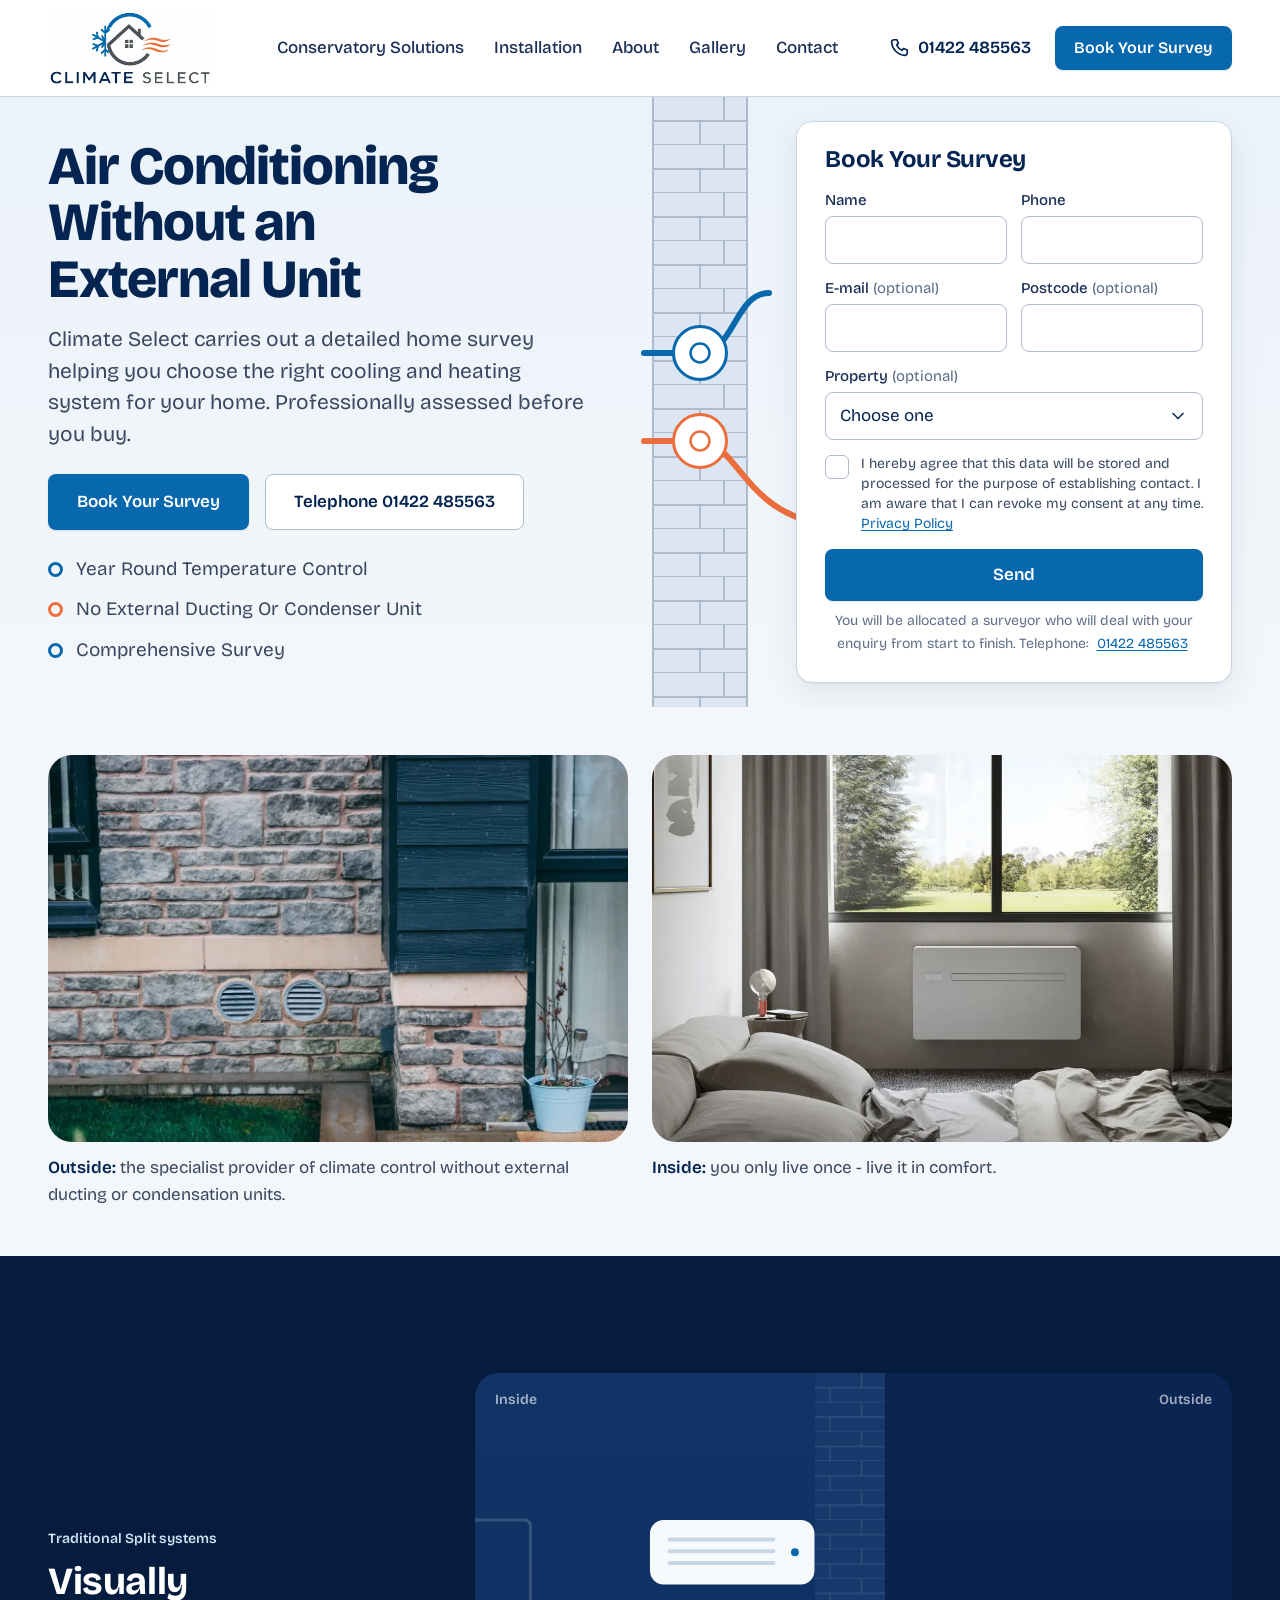
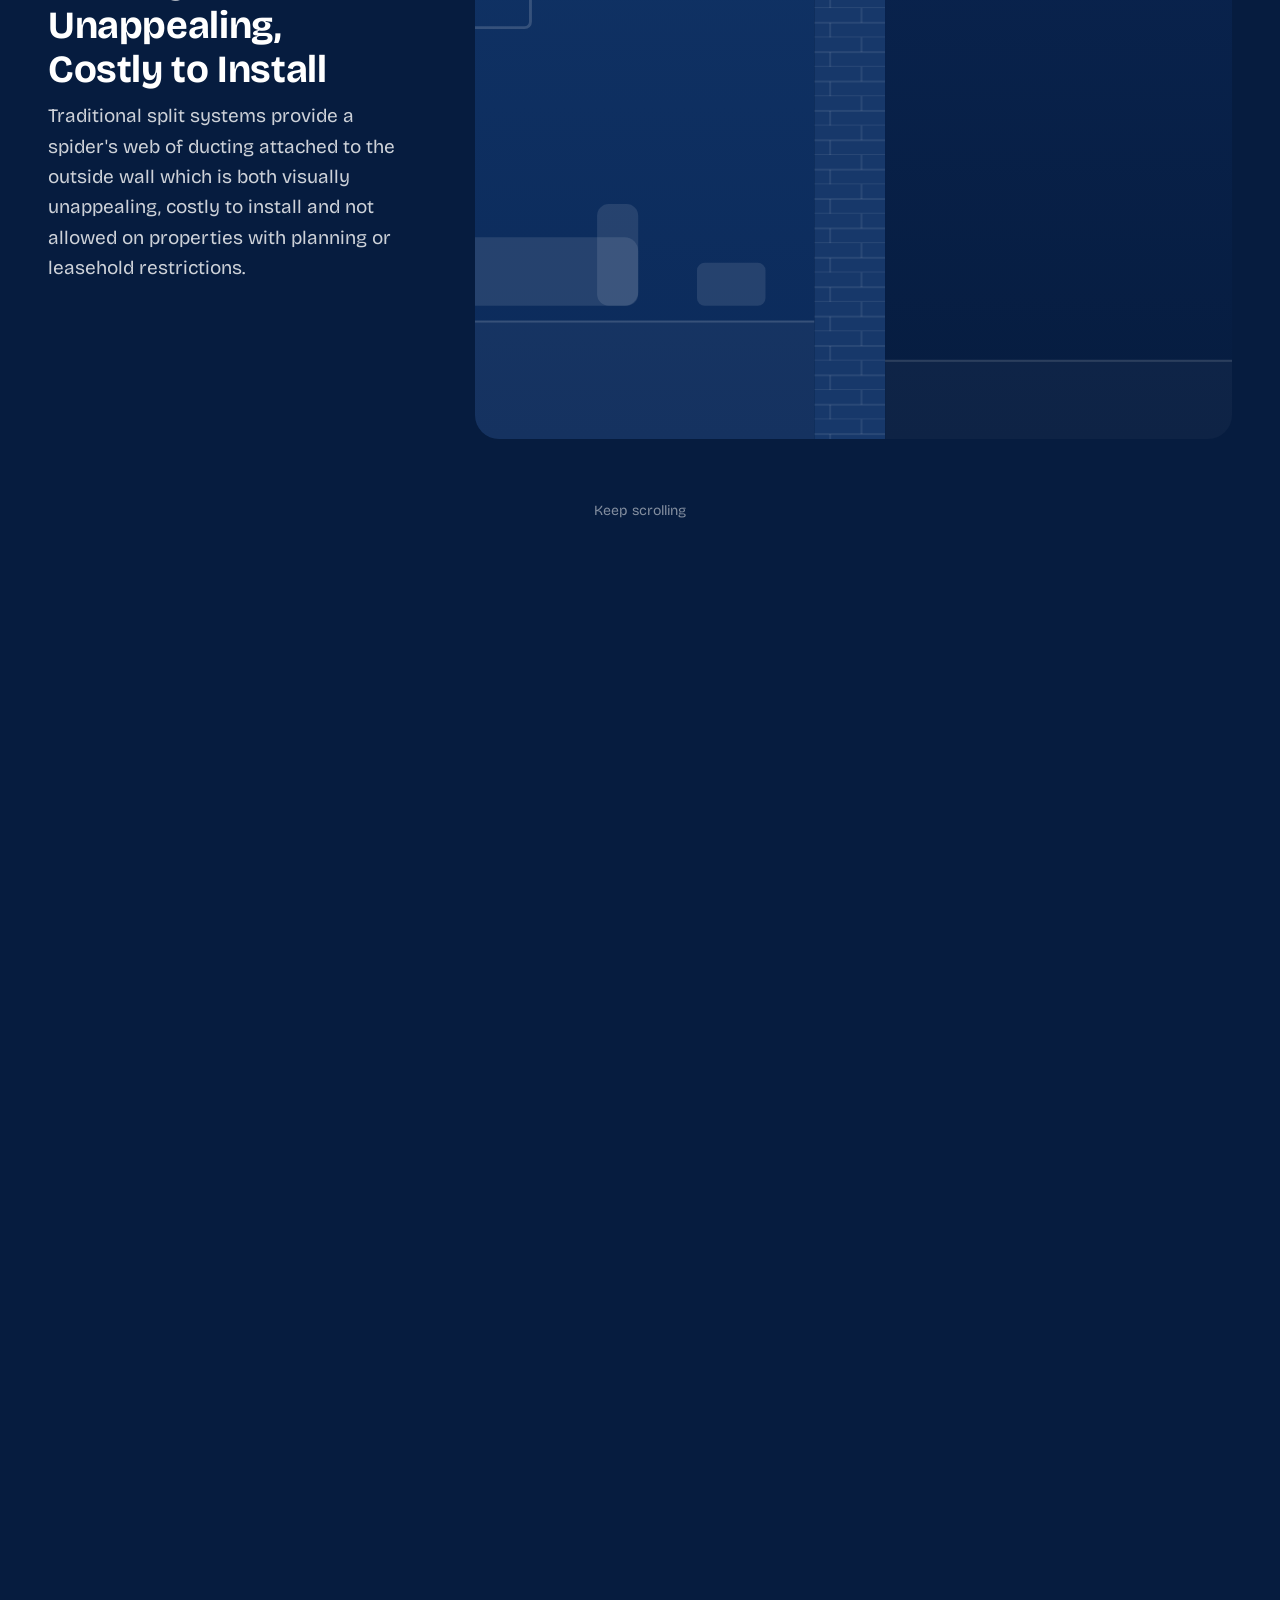
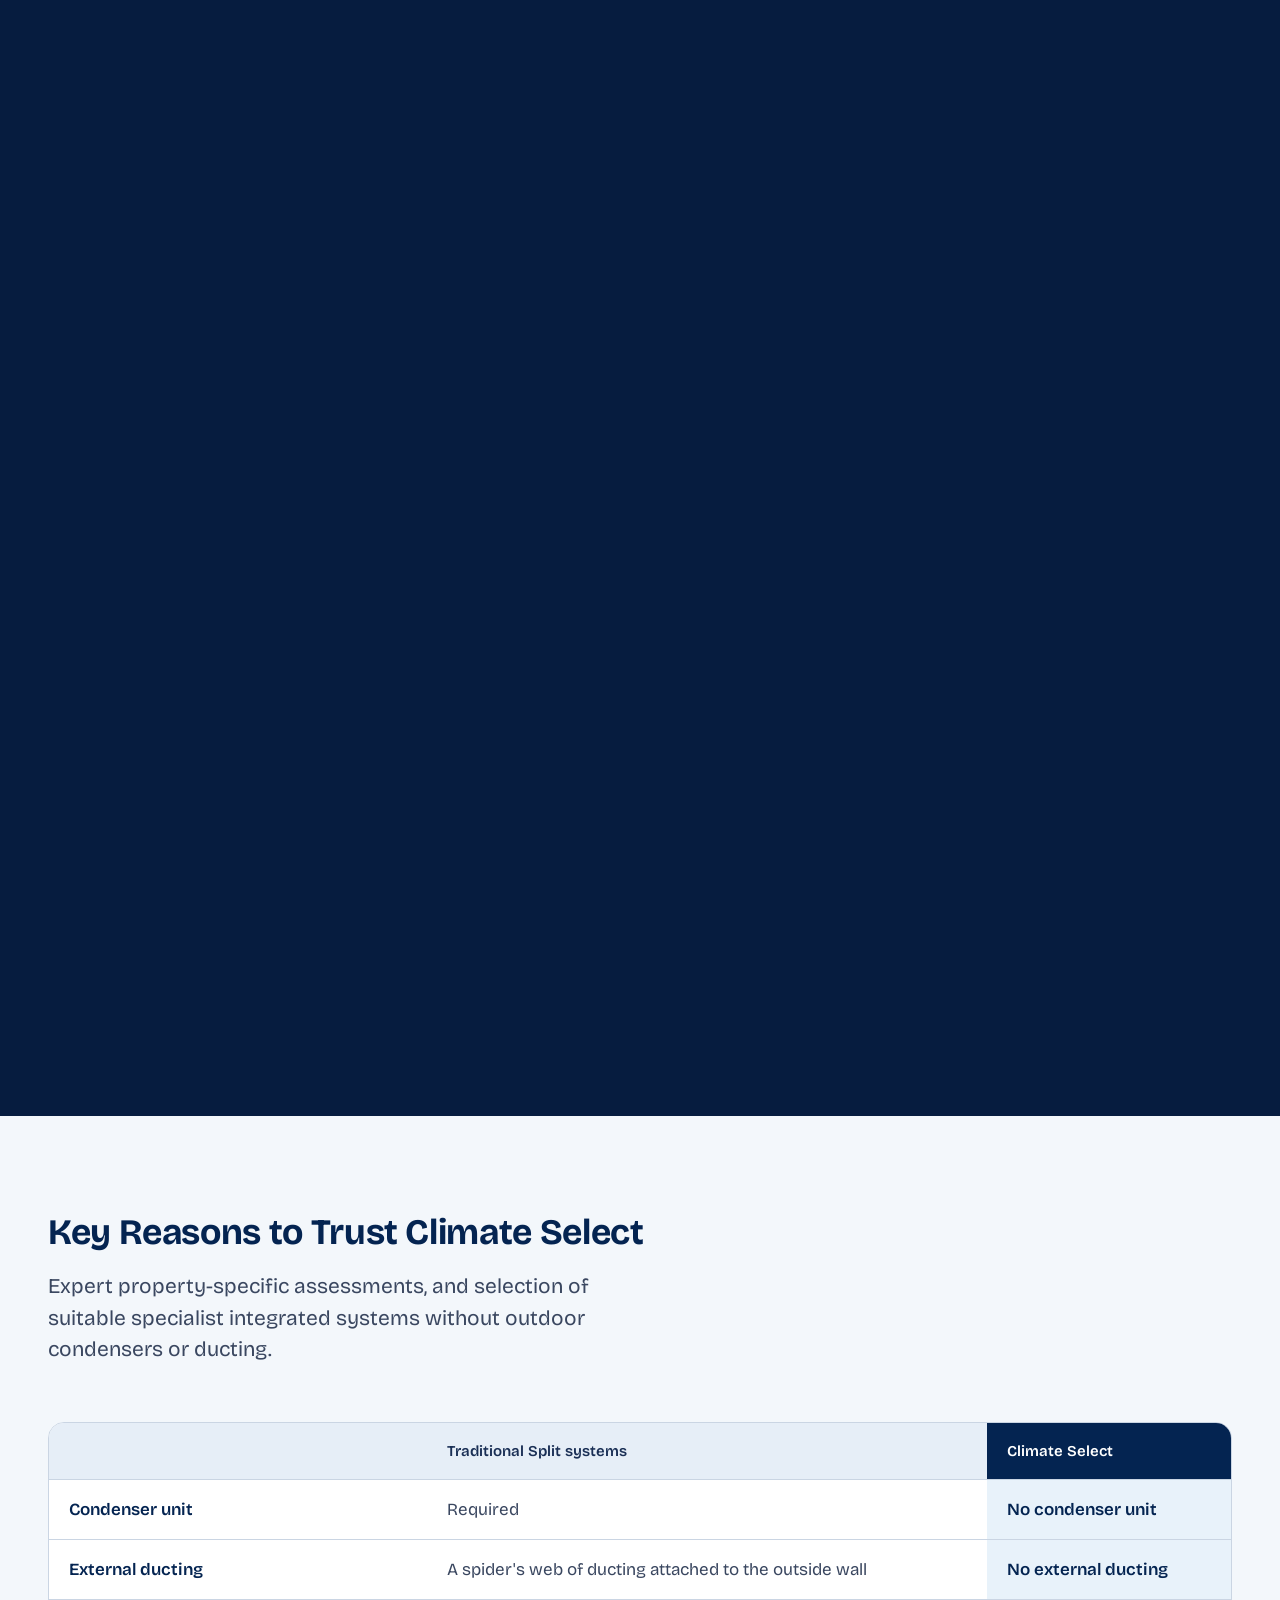
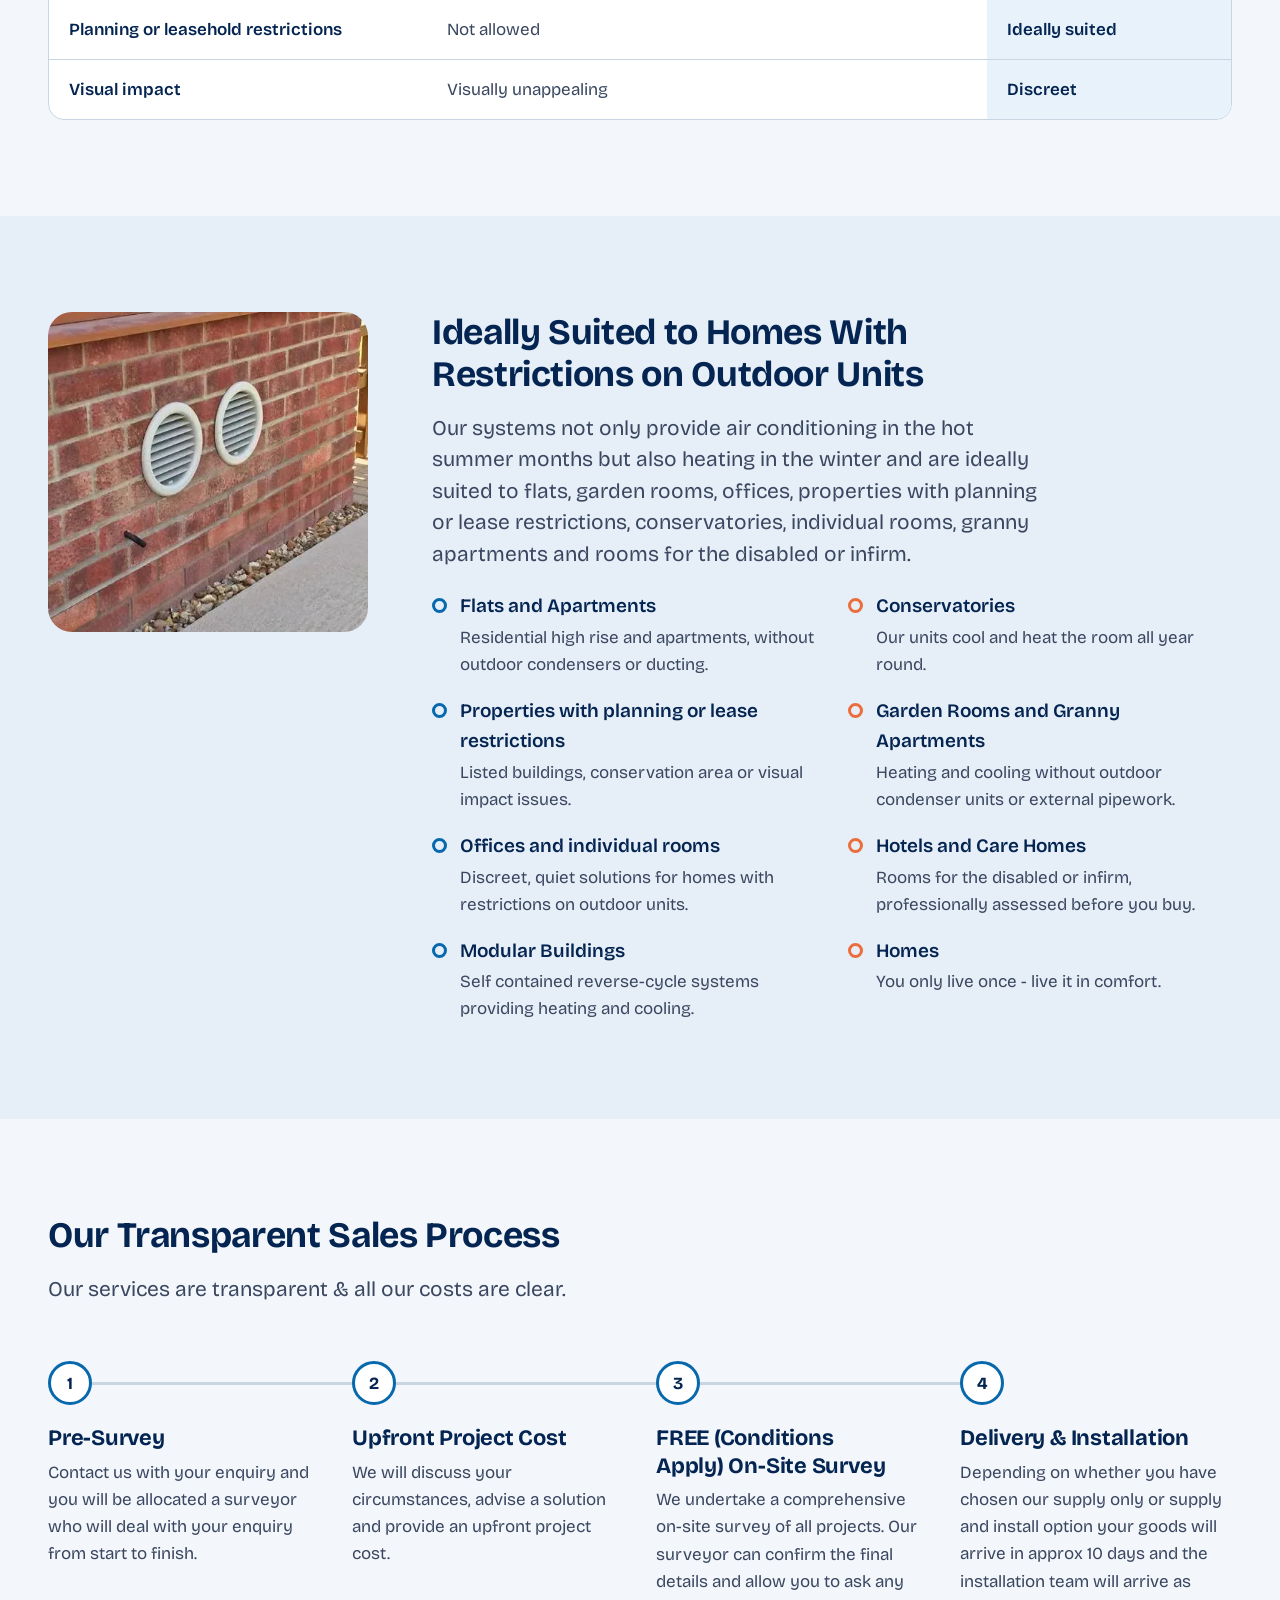
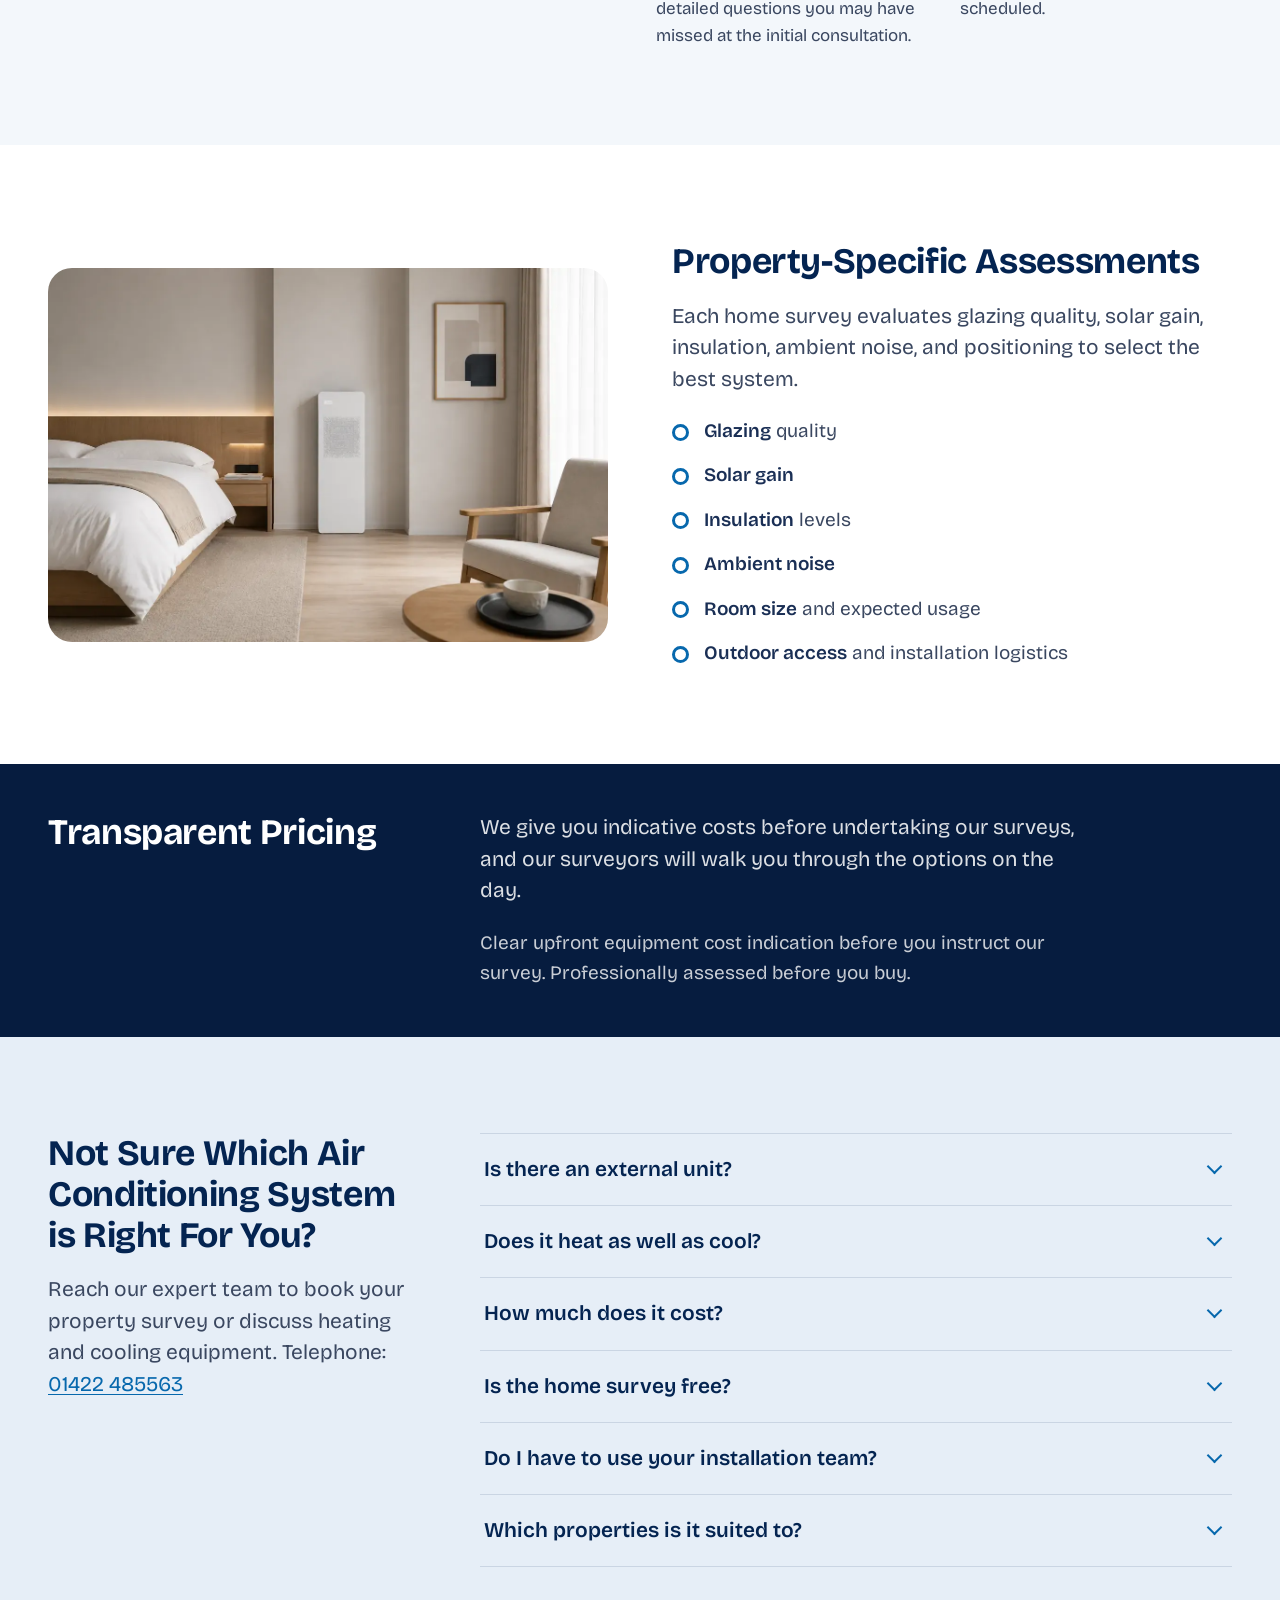
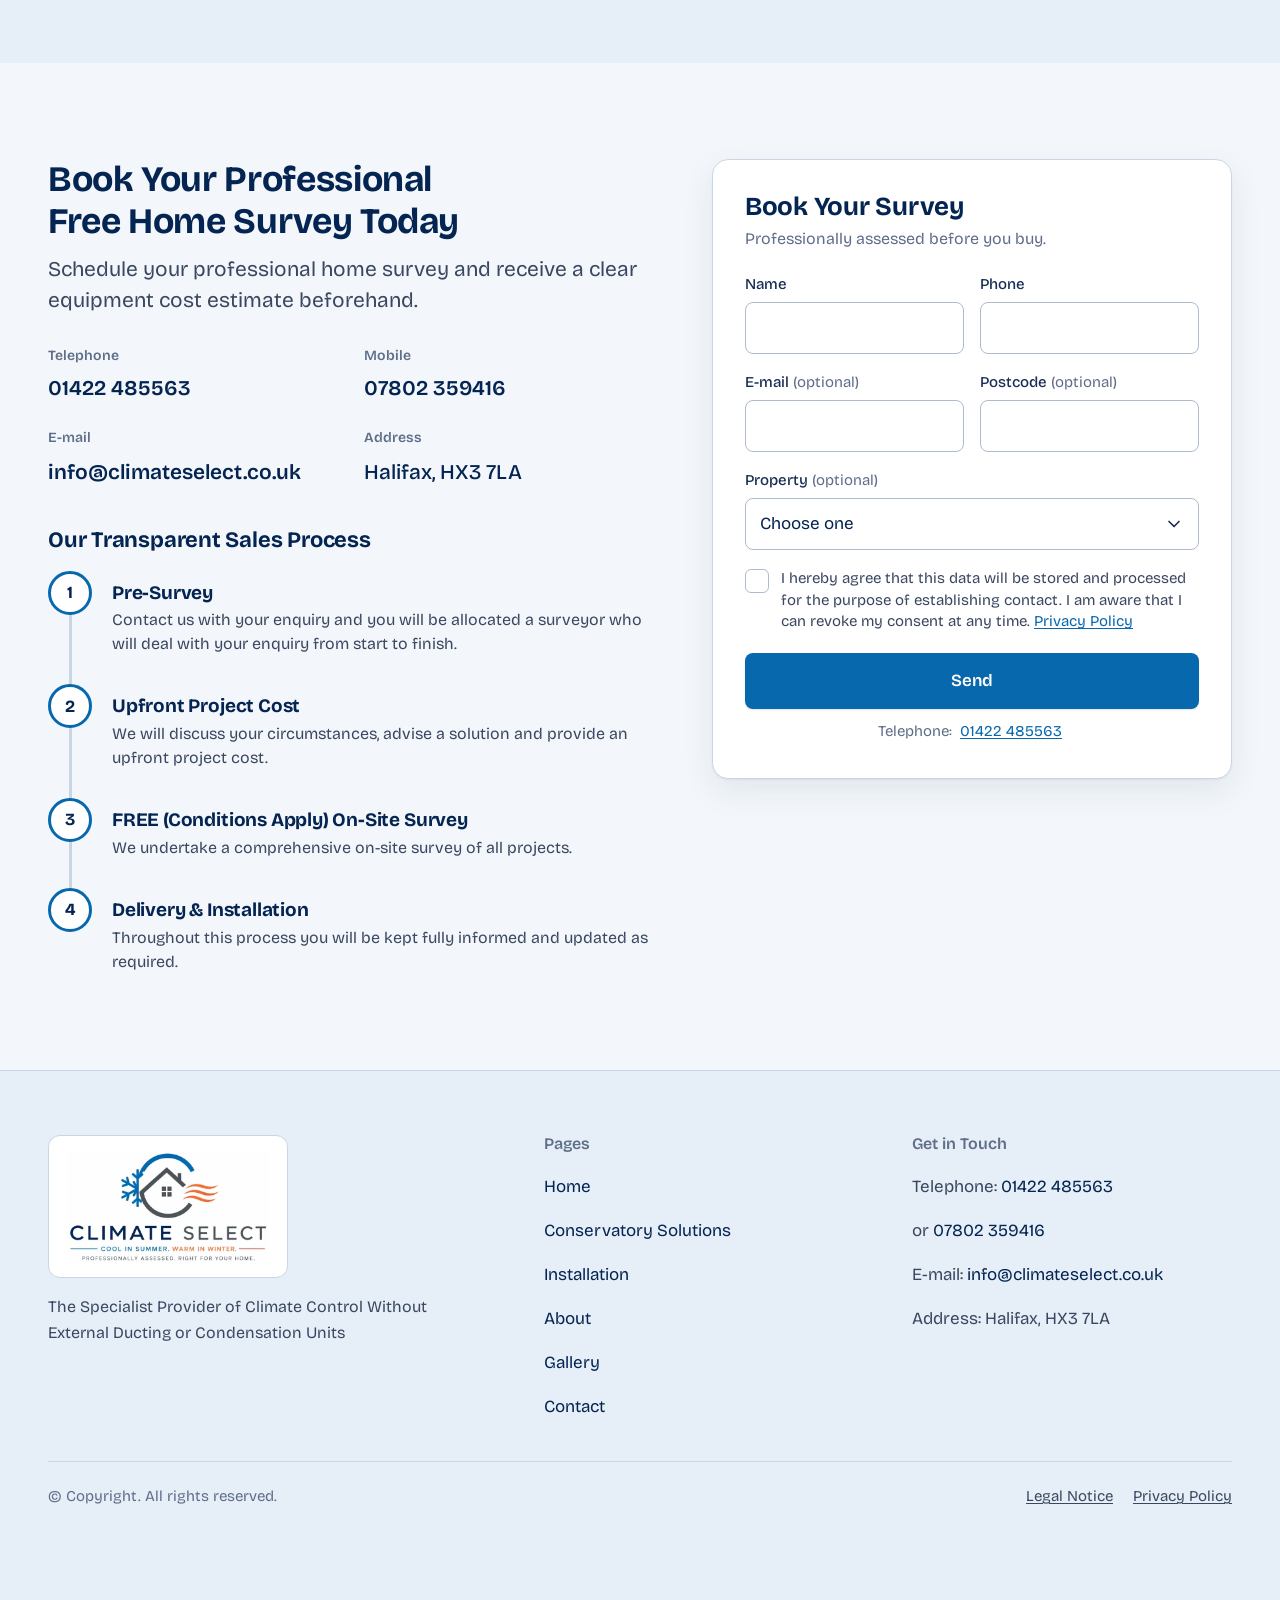
<file: index.html>
<!doctype html>
<html lang="en-GB">
<head>
  <title>Climate Select - Heating and Cooling Survey Service</title>
  <meta name="description" content="Climate Select offers professional home heating and cooling surveys with upfront pricing and expert equipment recommendations.">
  <link rel="canonical" href="https://www.climateselect.co.uk/">
  <meta property="og:title" content="Climate Select - Heating and Cooling Survey Service">
  <meta property="og:description" content="Air Conditioning Without an External Unit. Climate Select carries out a detailed home survey helping you choose the right cooling and heating system for your home. Professionally assessed before you buy.">
  <meta property="og:url" content="https://digitalmovementuk.github.io/climate-select/">
  <meta name="twitter:title" content="Climate Select - Heating and Cooling Survey Service">
  <meta name="twitter:description" content="Climate Select offers professional home heating and cooling surveys with upfront pricing and expert equipment recommendations.">
  <meta charset="utf-8">
<meta name="viewport" content="width=device-width, initial-scale=1">
<meta name="robots" content="noindex, nofollow">
<meta name="theme-color" content="#042451">
<link rel="icon" href="./favicon.ico" sizes="32x32">
<link rel="icon" type="image/png" sizes="32x32" href="./favicon-32.png">
<link rel="icon" type="image/png" sizes="16x16" href="./favicon-16.png">
<link rel="apple-touch-icon" sizes="180x180" href="./apple-touch-icon.png">
<meta property="og:type" content="website">
<meta property="og:site_name" content="Climate Select">
<meta property="og:locale" content="en_GB">
<meta property="og:image" content="https://digitalmovementuk.github.io/climate-select/share.jpg">
<meta property="og:image:width" content="1200">
<meta property="og:image:height" content="630">
<meta property="og:image:alt" content="Climate Select: Air Conditioning Without an External Unit">
<meta name="twitter:card" content="summary_large_image">
<meta name="twitter:image" content="https://digitalmovementuk.github.io/climate-select/share.jpg">
<script>document.documentElement.classList.add('js');if(!matchMedia('(prefers-reduced-motion: reduce)').matches)document.documentElement.classList.add('motion');</script>

  <script type="application/ld+json">
  {
    "@context": "https://schema.org",
    "@graph": [
      {
        "@type": "HVACBusiness",
        "@id": "https://www.climateselect.co.uk/#business",
        "name": "Climate Select",
        "url": "https://www.climateselect.co.uk/",
        "logo": "https://www.climateselect.co.uk/wp-content/uploads/go-x/u/525cbdd3-9550-4557-8653-8c8a4f64cbda/image.png",
        "image": "https://www.climateselect.co.uk/wp-content/uploads/go-x/u/33ac1a99-0c56-4673-9639-0344caf4eeee/image.jpg",
        "description": "Climate Select offers professional home heating and cooling surveys with upfront pricing and expert equipment recommendations.",
        "telephone": "+44 1422 485563",
        "email": "info@climateselect.co.uk",
        "address": { "@type": "PostalAddress", "addressLocality": "Halifax", "addressRegion": "West Yorkshire", "postalCode": "HX3 7LA", "addressCountry": "GB" }
      },
      { "@type": "WebSite", "@id": "https://www.climateselect.co.uk/#website", "url": "https://www.climateselect.co.uk/", "name": "Climate Select", "inLanguage": "en-GB", "publisher": { "@id": "https://www.climateselect.co.uk/#business" } },
      { "@type": "WebPage", "@id": "https://www.climateselect.co.uk/#webpage", "url": "https://www.climateselect.co.uk/", "name": "Climate Select - Heating and Cooling Survey Service", "description": "Climate Select offers professional home heating and cooling surveys with upfront pricing and expert equipment recommendations.", "inLanguage": "en-GB", "isPartOf": { "@id": "https://www.climateselect.co.uk/#website" }, "about": { "@id": "https://www.climateselect.co.uk/#business" } },
      { "@type": "BreadcrumbList", "itemListElement": [ { "@type": "ListItem", "position": 1, "name": "Home", "item": "https://www.climateselect.co.uk/" } ] },
      {
        "@type": "FAQPage",
        "mainEntity": [
          { "@type": "Question", "name": "Is there an external unit?", "acceptedAnswer": { "@type": "Answer", "text": "No external ducting or condenser unit. We focus on providing integrated air-conditioning systems, which contain all components internally without requiring outdoor condensers or external refrigerant pipes, offering discreet, quiet solutions for homes with restrictions on outdoor units." } },
          { "@type": "Question", "name": "Does it heat as well as cool?", "acceptedAnswer": { "@type": "Answer", "text": "Year round temperature control: our units cool and heat the room all year round. Reduced condensation." } },
          { "@type": "Question", "name": "How much does it cost?", "acceptedAnswer": { "@type": "Answer", "text": "We give you indicative costs before undertaking our surveys. We will discuss your circumstances, advise a solution and provide an upfront project cost." } },
          { "@type": "Question", "name": "Is the home survey free?", "acceptedAnswer": { "@type": "Answer", "text": "FREE (conditions apply) on-site survey. We undertake a comprehensive on-site survey of all projects." } },
          { "@type": "Question", "name": "Do I have to use your installation team?", "acceptedAnswer": { "@type": "Answer", "text": "If you wish to save costs or undertake the work more quickly, there is no obligation to use our installation teams." } },
          { "@type": "Question", "name": "Which properties is it suited to?", "acceptedAnswer": { "@type": "Answer", "text": "Ideally suited to: homes, flats, hotels, care homes, modular buildings, garden rooms, residential high rise, apartments, listed buildings." } }
        ]
      }
    ]
  }
  </script>
  <script type="module" crossorigin src="./assets/main-BRI70Kn9.js"></script>
  <link rel="stylesheet" crossorigin href="./assets/main-BZf9LhhD.css">
</head>
<body>
  <a class="skip-link" href="#main">Skip to content</a>
<header class="site-header">
  <div class="container site-header__inner">
    <a class="brand" href="./" aria-label="Climate Select, home">
      <img class="brand__img" src="./assets/logo-header-DPGOX97-.webp" alt="Climate Select" width="620" height="287" fetchpriority="high">
    </a>
    <nav class="nav" aria-label="Main">
      <ul class="nav__list">
        <li><a class="nav__link" href="./conservatory-solutions/">Conservatory Solutions</a></li>
        <li><a class="nav__link" href="./installation/">Installation</a></li>
        <li><a class="nav__link" href="./about/">About</a></li>
        <li><a class="nav__link" href="./gallery/">Gallery</a></li>
        <li><a class="nav__link" href="./contact/">Contact</a></li>
      </ul>
    </nav>
    <div class="site-header__actions">
      <a class="site-header__phone" href="tel:+441422485563">
        <svg class="icon" viewBox="0 0 24 24" aria-hidden="true" focusable="false"><path d="M6.6 3h3.2l1.6 4.2-2 1.3a12.6 12.6 0 0 0 6.1 6.1l1.3-2 4.2 1.6v3.2A2.6 2.6 0 0 1 18.4 20 15.4 15.4 0 0 1 4 5.6 2.6 2.6 0 0 1 6.6 3Z" fill="none" stroke="currentColor" stroke-width="1.8" stroke-linejoin="round"/></svg>
        <span class="site-header__phone-text">01422 485563</span>
      </a>
      <a class="btn btn--primary btn--sm site-header__cta" href="#enquiry">Book Your Survey</a>
      <button class="menu-toggle" type="button" aria-expanded="false" aria-controls="site-menu" data-menu-toggle>
        <span class="menu-toggle__bars" aria-hidden="true"><i></i><i></i><i></i></span>
        <span class="menu-toggle__label">Menu</span>
      </button>
    </div>
  </div>
  <div class="site-menu" id="site-menu" data-site-menu hidden>
    <nav class="container site-menu__inner" aria-label="Menu">
      <a class="site-menu__link" href="./" aria-current="page">Home</a>
      <a class="site-menu__link" href="./conservatory-solutions/">Conservatory Solutions</a>
      <a class="site-menu__link" href="./installation/">Installation</a>
      <a class="site-menu__link" href="./about/">About</a>
      <a class="site-menu__link" href="./gallery/">Gallery</a>
      <a class="site-menu__link" href="./contact/">Contact</a>
      <a class="btn btn--primary btn--block" href="#enquiry">Book Your Survey</a>
      <a class="btn btn--secondary btn--block" href="tel:+441422485563">Telephone 01422 485563</a>
    </nav>
  </div>
</header>


  <main id="main">

    <!-- Hero: two pillars, copy left, form right -->
    <div class="hero-wrap">
      <div class="container hero-wrap__grid">
        <section class="hero" aria-labelledby="hero-title">
          <svg class="hero-wall hero-wall--strip" viewBox="0 0 264 2400" preserveAspectRatio="xMidYMin slice" aria-hidden="true" focusable="false">
  <!-- Desktop: the wall in elevation, 1 unit = 1px. x 0 = 56px inside the copy column's right edge;
       wall x 72-168 (96px, 16px off the copy); the form card starts at x 216 (48px of outside).
       Cool air (blue) comes in from outside through the upper vent; warm air (orange) leaves through
       the lower vent and passes behind the card. The condenser ghost hangs outside between them. -->
  <defs>
    <pattern id="hw-brick-strip-home" width="96" height="48" patternUnits="userSpaceOnUse">
      <g fill="none" stroke-width="2" style="stroke: var(--line-strong, #AEBBCD)">
        <line x1="0" y1="24" x2="96" y2="24"/><line x1="0" y1="48" x2="96" y2="48"/>
        <line x1="48" y1="0" x2="48" y2="24"/>
        <line x1="24" y1="24" x2="24" y2="48"/><line x1="72" y1="24" x2="72" y2="48"/>
      </g>
    </pattern>
  </defs>
  <rect x="72" y="0" width="96" height="2400" fill="#DCE6F2"/>
  <rect x="72" y="0" width="96" height="2400" fill="url(#hw-brick-strip-home)"/>
  <path d="M73 0 V2400 M167 0 V2400" fill="none" stroke-width="2" style="stroke: var(--line-strong, #AEBBCD)"/>
  
  <g class="hw-ghost" fill="none" stroke="#5F6E89" stroke-width="2" stroke-dasharray="6 5" stroke-linejoin="round" stroke-linecap="round">
    <path d="M168 272 H175 M168 328 H175"/>
    <rect x="175" y="265" width="34" height="70" rx="4"/>
    <path d="M182 279 H202 M182 291 H202 M182 303 H202 M182 315 H202 M182 327 H202"/>
  </g>
  
  <path class="hw-ribbon" d="M189 196 C155 196 154 256 120 256 L64 256" fill="none" stroke="#0768AD" stroke-width="6" stroke-linecap="round" stroke-linejoin="round"/>
  <path class="hw-ribbon hw-ribbon--warm" d="M64 344 L120 344 C158 344 166 424 256 428" fill="none" stroke="#EB6E3C" stroke-width="6" stroke-linecap="round" stroke-linejoin="round"/>
  <g class="hw-vent"><circle cx="120" cy="256" r="26.5" fill="#FFFFFF" stroke="#0768AD" stroke-width="3"/><circle cx="120" cy="256" r="9.5" fill="none" stroke="#0768AD" stroke-width="2.5"/></g>
  <g class="hw-vent hw-vent--warm"><circle cx="120" cy="344" r="26.5" fill="#FFFFFF" stroke="#EB6E3C" stroke-width="3"/><circle cx="120" cy="344" r="9.5" fill="none" stroke="#EB6E3C" stroke-width="2.5"/></g>
  <circle class="hw-p hw-p--cool" r="4.5" fill="#CFE3F3" style="--d:0s"/>
  <circle class="hw-p hw-p--cool" r="3.5" fill="#CFE3F3" style="--d:-1.6s"/>
  <circle class="hw-p hw-p--cool" r="4.5" fill="#CFE3F3" style="--d:-3.1s"/>
  <circle class="hw-p hw-p--warm" r="4.5" fill="#FBD5C0" style="--d:-.8s"/>
  <circle class="hw-p hw-p--warm" r="3.5" fill="#FBD5C0" style="--d:-2.4s"/>
  <circle class="hw-p hw-p--warm" r="4.5" fill="#FBD5C0" style="--d:-3.9s"/>
</svg>
<svg class="hero-wall hero-wall--band" viewBox="0 0 640 96" preserveAspectRatio="xMidYMid slice" aria-hidden="true" focusable="false">
  <defs>
    <pattern id="hw-brick-home" width="40" height="20" patternUnits="userSpaceOnUse">
      <g stroke="rgba(4,36,81,.11)" stroke-width="1.5"><line x1="0" y1="10" x2="40" y2="10"/><line x1="0" y1="20" x2="40" y2="20"/><line x1="20" y1="0" x2="20" y2="10"/><line x1="0" y1="10" x2="0" y2="20"/></g>
    </pattern>
  </defs>
  <rect x="0" y="12" width="640" height="72" rx="8" fill="#DCE6F2"/>
  <rect x="0" y="12" width="640" height="72" rx="8" fill="url(#hw-brick-home)"/>
  
  <g class="hw-ghost" fill="none" stroke="#5F6E89" stroke-width="2" stroke-dasharray="7 6" stroke-linejoin="round">
    <rect x="452" y="26" width="120" height="44" rx="5"/>
    <circle cx="492" cy="48" r="14"/>
    <path d="M372 48 H452"/>
  </g>
  
  <path class="hw-ribbon" d="M40 48 C 150 14, 210 14, 268 48" fill="none" stroke="#0768AD" stroke-width="9" stroke-linecap="round" opacity=".9"/>
  <path class="hw-ribbon hw-ribbon--warm" d="M372 48 C 430 82, 490 82, 600 48" fill="none" stroke="#EB6E3C" stroke-width="9" stroke-linecap="round" opacity=".9"/>
  <g class="hw-vent"><circle cx="288" cy="48" r="19" fill="#F3F7FB" stroke="#0768AD" stroke-width="4"/><circle cx="288" cy="48" r="8" fill="none" stroke="#0768AD" stroke-width="3"/></g>
  <g class="hw-vent hw-vent--warm"><circle cx="352" cy="48" r="19" fill="#F3F7FB" stroke="#EB6E3C" stroke-width="4"/><circle cx="352" cy="48" r="8" fill="none" stroke="#EB6E3C" stroke-width="3"/></g>
  <circle class="hw-p hw-p--band-cool" r="4.5" fill="#CFE3F3" style="--d:0s"/>
  <circle class="hw-p hw-p--band-cool" r="3.5" fill="#CFE3F3" style="--d:-1.9s"/>
  <circle class="hw-p hw-p--band-warm" r="4.5" fill="#FBD5C0" style="--d:-.9s"/>
  <circle class="hw-p hw-p--band-warm" r="3.5" fill="#FBD5C0" style="--d:-2.8s"/>
</svg>

          <div class="hero__copy">
            <h1 class="hero__title" id="hero-title" data-rise style="--i:0">Air Conditioning Without an External Unit</h1>
            <p class="lead hero__lead" data-rise style="--i:1">Climate Select carries out a detailed home survey helping you choose the right cooling and heating system for your home. Professionally assessed before you buy.</p>
            <div class="btn-row hero__actions" data-rise style="--i:2">
              <a class="btn btn--primary btn--lg" href="#enquiry">Book Your Survey</a>
              <a class="btn btn--secondary btn--lg" href="tel:+441422485563">Telephone 01422 485563</a>
            </div>
            <ul class="vent-list vent-list--alt hero__facts" data-rise style="--i:3">
              <li>Year Round Temperature Control</li>
              <li>No External Ducting Or Condenser Unit</li>
              <li>Comprehensive Survey</li>
            </ul>
          </div>
        </section>
        <aside class="hero-form" aria-label="Book Your Survey" data-rise-card>
          <form class="enquiry enquiry--compact" id="enquiry" data-enquiry novalidate method="post" action="/api/enquiries" aria-labelledby="enquiry-title">
  <div class="enquiry__body" data-enquiry-body>
    <h2 class="enquiry__title" id="enquiry-title">Book Your Survey</h2>
    <p class="enquiry__lead">Professionally assessed before you buy.</p>
    <div class="enquiry__fields">
      <div class="field">
        <label class="field__label" for="enquiry-name">Name</label>
        <input class="field__input" id="enquiry-name" name="name" type="text" autocomplete="name" required minlength="2" maxlength="100" aria-describedby="enquiry-name-error">
        <p class="field__error" id="enquiry-name-error" hidden></p>
      </div>
      <div class="field">
        <label class="field__label" for="enquiry-phone">Phone</label>
        <input class="field__input" id="enquiry-phone" name="phone" type="tel" inputmode="tel" autocomplete="tel" required aria-describedby="enquiry-phone-error">
        <p class="field__error" id="enquiry-phone-error" hidden></p>
      </div>
      <div class="field">
        <label class="field__label" for="enquiry-email">E-mail <span class="field__optional">(optional)</span></label>
        <input class="field__input" id="enquiry-email" name="email" type="email" autocomplete="email" maxlength="200" aria-describedby="enquiry-email-error">
        <p class="field__error" id="enquiry-email-error" hidden></p>
      </div>
      <div class="field">
        <label class="field__label" for="enquiry-postcode">Postcode <span class="field__optional">(optional)</span></label>
        <input class="field__input" id="enquiry-postcode" name="postcode" type="text" autocomplete="postal-code" maxlength="12" aria-describedby="enquiry-postcode-error">
        <p class="field__error" id="enquiry-postcode-error" hidden></p>
      </div>
      <div class="field field--full">
        <label class="field__label" for="enquiry-property">Property <span class="field__optional">(optional)</span></label>
        <select class="field__input field__select" id="enquiry-property" name="propertyType" aria-describedby="enquiry-property-error">
          <option value="">Choose one</option>
          <option>Home</option>
          <option>Flat or Apartment</option>
          <option>Conservatory</option>
          <option>Garden Room</option>
          <option>Granny Apartment</option>
          <option>Listed Building</option>
          <option>Office</option>
          <option>Hotel or Care Home</option>
          <option>Modular Building</option>
          <option>Other</option>
        </select>
        <p class="field__error" id="enquiry-property-error" hidden></p>
      </div>
      <!-- Optional Message field (form-message.html). Left out with compact=1 (hero form) or nomessage=1 (bottom form); the Contact form keeps it. -->
      
    </div>
    <div class="field field--consent">
      <label class="check" for="enquiry-consent">
        <input class="check__input" id="enquiry-consent" name="consent" type="checkbox" value="true" required aria-describedby="enquiry-consent-error">
        <span class="check__box" aria-hidden="true"></span>
        <span class="check__text">I hereby agree that this data will be stored and processed for the purpose of establishing contact. I am aware that I can revoke my consent at any time. <a href="https://www.climateselect.co.uk/privacy-policy/" target="_blank" rel="noopener">Privacy Policy</a></span>
      </label>
      <p class="field__error" id="enquiry-consent-error" hidden></p>
    </div>
    <div class="enquiry__honeypot" aria-hidden="true">
      <label for="enquiry-company">Company</label>
      <input id="enquiry-company" name="company" type="text" tabindex="-1" autocomplete="off">
    </div>
    <input type="hidden" name="source" value="/">
    <p class="enquiry__form-error" data-enquiry-form-error role="alert" hidden></p>
    <button class="btn btn--primary btn--block enquiry__submit" type="submit" data-enquiry-submit>Send</button>
    <p class="enquiry__note">You will be allocated a surveyor who will deal with your enquiry from start to finish. Telephone: <a href="tel:+441422485563">01422 485563</a></p>
  </div>
  <div class="enquiry__success" data-enquiry-success tabindex="-1" hidden>
    <svg class="vent-mark" viewBox="0 0 96 48" aria-hidden="true" focusable="false">
      <circle class="vent-mark__a" cx="24" cy="24" r="18" fill="none" stroke="#0768AD" stroke-width="4"/>
      <circle class="vent-mark__b" cx="72" cy="24" r="18" fill="none" stroke="#EB6E3C" stroke-width="4"/>
      <path class="vent-mark__tick" d="M15 24.5l6.5 6.5L34 18" fill="none" stroke="#0768AD" stroke-width="4" stroke-linecap="round" stroke-linejoin="round"/>
      <path class="vent-mark__wave" d="M62 24c3-4 7-4 10 0s7 4 10 0" fill="none" stroke="#EB6E3C" stroke-width="4" stroke-linecap="round"/>
    </svg>
    <h2 class="enquiry__title">Message was successfully sent</h2>
    <p><span data-enquiry-name>Thank you</span>. You will be allocated a surveyor who will deal with your enquiry from start to finish. We will telephone you on <strong data-enquiry-phone></strong>.</p>
    <p class="enquiry__note">Telephone: <a href="tel:+441422485563">01422 485563</a></p>
  </div>
</form>

        </aside>
      </div>
    </div>

    <!-- Proof: the two real photographs that say it all -->
    <section class="proof" aria-label="Outside and inside">
      <div class="container proof__grid">
        <figure class="proof__item">
          <div class="frame frame--3x2"><img src="./assets/exterior-stone-vents-bfsbBKJW.webp" alt="Stone wall with two small round vents beneath a window, and no external unit" width="1200" height="800"></div>
          <figcaption><strong>Outside:</strong> the specialist provider of climate control without external ducting or condensation units.</figcaption>
        </figure>
        <figure class="proof__item">
          <div class="frame frame--3x2"><img src="./assets/hero-living-room-D6Q1Q6ET.webp" alt="Bright living room with a slim white wall-mounted heating and cooling unit beneath a window" width="1200" height="674"></div>
          <figcaption><strong>Inside:</strong> you only live once - live it in comfort.</figcaption>
        </figure>
      </div>
    </section>

    <!-- Signature sequence: the wall -->
    <section class="stage" aria-labelledby="stage-title">
      <div class="container stage__pin">
        <div class="stage__captions">
          <div class="stage__caption">
            <span class="stage__caption-kicker">Traditional Split systems</span>
            <h2 id="stage-title">Visually Unappealing, Costly to Install</h2>
            <p>Traditional split systems provide a spider's web of ducting attached to the outside wall which is both visually unappealing, costly to install and not allowed on properties with planning or leasehold restrictions.</p>
          </div>
          <div class="stage__caption">
            <span class="stage__caption-kicker">Our self contained systems</span>
            <h2>Without Any External Pipework or Condenser Unit</h2>
            <p>Our self contained systems solve this issue operating without any external pipework or condenser unit.</p>
          </div>
          <div class="stage__caption">
            <span class="stage__caption-kicker stage__caption-kicker--warm">Year Round Temperature Control</span>
            <h2>Air Conditioning in the Hot Summer Months, Heating in the Winter</h2>
            <p>Our range includes self contained reverse-cycle systems providing heating and cooling without outdoor condenser units or external pipework.</p>
          </div>
        </div>

        <div class="stage__frame">
        <div class="stage__labels" aria-hidden="true"><span>Inside</span><span>Outside</span></div>
        <svg class="stage__art" viewBox="0 0 1200 680" preserveAspectRatio="xMidYMid slice" role="img" aria-labelledby="stage-art-title">
          <title id="stage-art-title">Cross-section of a wall: a Climate Select self contained unit inside the room, two small vents on the outside face, and no external unit on the outside wall.</title>
          <defs>
            <linearGradient id="g-in" x1="0" y1="0" x2="0" y2="1"><stop offset="0" stop-color="#113467"/><stop offset="1" stop-color="#0B2A5A"/></linearGradient>
            <linearGradient id="g-out" x1="0" y1="0" x2="0" y2="1"><stop offset="0" stop-color="#0A2552"/><stop offset="1" stop-color="#061C3F"/></linearGradient>
            <pattern id="brick" width="64" height="30" patternUnits="userSpaceOnUse">
              <g class="wall-pattern" stroke-width="2" stroke="rgba(255,255,255,.09)">
                <line x1="0" y1="15" x2="64" y2="15"/><line x1="0" y1="30" x2="64" y2="30"/>
                <line x1="32" y1="0" x2="32" y2="15"/><line x1="0" y1="15" x2="0" y2="30"/><line x1="64" y1="15" x2="64" y2="30"/>
              </g>
            </pattern>
            <mask id="mask-cool"><rect x="520" y="40" width="700" height="300" fill="#fff"/></mask>
            <mask id="mask-warm"><rect x="520" y="140" width="700" height="300" fill="#fff"/></mask>
          </defs>

          <!-- inside the room -->
          <rect x="0" y="0" width="560" height="680" fill="url(#g-in)"/>
          <rect x="0" y="560" width="560" height="120" fill="rgba(255,255,255,.04)"/>
          <line x1="0" y1="560" x2="560" y2="560" stroke="rgba(255,255,255,.16)" stroke-width="2"/>
          <g fill="rgba(255,255,255,.10)">
            <rect x="70" y="474" width="310" height="70" rx="14"/>
            <rect x="70" y="440" width="42" height="104" rx="12"/>
            <rect x="338" y="440" width="42" height="104" rx="12"/>
            <rect x="440" y="500" width="70" height="44" rx="8"/>
          </g>
          <rect x="120" y="150" width="150" height="110" rx="6" fill="none" stroke="rgba(255,255,255,.16)" stroke-width="3"/>

          <!-- outside -->
          <rect x="632" y="0" width="568" height="680" fill="url(#g-out)"/>
          <line x1="632" y1="600" x2="1200" y2="600" stroke="rgba(255,255,255,.14)" stroke-width="2"/>
          <rect x="632" y="600" width="568" height="80" fill="rgba(255,255,255,.03)"/>

          <!-- the wall -->
          <rect x="560" y="0" width="72" height="680" fill="#17386A"/>
          <rect x="560" y="0" width="72" height="680" fill="url(#brick)"/>

          <!-- the indoor unit, present in every beat -->
          <g class="unit">
            <rect x="392" y="150" width="168" height="66" rx="14" fill="#F7FAFD"/>
            <rect x="410" y="168" width="110" height="4" rx="2" fill="#C9D6E6"/>
            <rect x="410" y="180" width="110" height="4" rx="2" fill="#C9D6E6"/>
            <rect x="410" y="192" width="110" height="4" rx="2" fill="#C9D6E6"/>
            <circle cx="540" cy="183" r="4" fill="#0768AD"/>
          </g>

          <!-- the two cores through the wall -->
          <g class="cores" fill="rgba(255,255,255,.16)">
            <rect x="560" y="166" width="72" height="18" rx="4"/>
            <rect x="560" y="218" width="72" height="18" rx="4"/>
          </g>

          <!-- what a split system bolts on outside (hidden in the final state) -->
          <g class="split-kit">
            <path d="M632 183 H668 V410" fill="none" stroke="#DCE4EE" stroke-width="16" stroke-linejoin="round" stroke-linecap="round"/>
            <path d="M632 183 H668 V410" fill="none" stroke="#9FB0C4" stroke-width="2" stroke-linejoin="round" stroke-dasharray="0 28" stroke-linecap="round"/>
            <path d="M632 468 H692 M632 500 L692 470" stroke="#9FB0C4" stroke-width="7" stroke-linecap="round" fill="none"/>
            <rect x="690" y="404" width="206" height="132" rx="10" fill="#DCE4EE" stroke="#9FB0C4" stroke-width="3"/>
            <circle cx="750" cy="470" r="46" fill="none" stroke="#9FB0C4" stroke-width="4"/>
            <path d="M750 424 V516 M704 470 H796 M717 437 L783 503 M783 437 L717 503" stroke="#9FB0C4" stroke-width="3"/>
            <circle cx="750" cy="470" r="11" fill="#9FB0C4"/>
            <g stroke="#9FB0C4" stroke-width="3" stroke-linecap="round">
              <line x1="818" y1="426" x2="876" y2="426"/><line x1="818" y1="442" x2="876" y2="442"/><line x1="818" y1="458" x2="876" y2="458"/>
              <line x1="818" y1="474" x2="876" y2="474"/><line x1="818" y1="490" x2="876" y2="490"/><line x1="818" y1="506" x2="876" y2="506"/>
            </g>
            <path d="M896 522 H932 V600" stroke="#9FB0C4" stroke-width="5" fill="none" stroke-linejoin="round"/>
          </g>

          <!-- where the box would have been -->
          <g class="ghost">
            <rect x="690" y="404" width="206" height="132" rx="10" fill="none" stroke="rgba(255,255,255,.32)" stroke-width="2" stroke-dasharray="8 7"/>
            <path d="M632 183 H668 V410" fill="none" stroke="rgba(255,255,255,.2)" stroke-width="2" stroke-dasharray="8 7"/>
          </g>

          <!-- the two vents -->
          <g class="vents">
            <g class="vent"><circle cx="640" cy="175" r="21" fill="#061C3F" stroke="#CFE3F3" stroke-width="4"/><circle cx="640" cy="175" r="9" fill="none" stroke="#CFE3F3" stroke-width="3"/></g>
            <g class="vent"><circle cx="640" cy="227" r="21" fill="#061C3F" stroke="#F6B08C" stroke-width="4"/><circle cx="640" cy="227" r="9" fill="none" stroke="#F6B08C" stroke-width="3"/></g>
          </g>

          <!-- air: cool in, warm out -->
          <g class="air">
            <g mask="url(#mask-cool)">
              <path id="path-cool" d="M1160 92 C 990 92, 850 175, 662 175" fill="none" stroke="#0768AD" stroke-width="16" stroke-linecap="round" opacity=".95"/>
              <circle class="particle" data-path="#path-cool" r="5" fill="#CFE3F3"/>
              <circle class="particle" data-path="#path-cool" r="4" fill="#CFE3F3"/>
              <circle class="particle" data-path="#path-cool" r="5" fill="#CFE3F3"/>
              <circle class="particle" data-path="#path-cool" r="4" fill="#CFE3F3"/>
            </g>
            <g mask="url(#mask-warm)">
              <path id="path-warm" d="M662 227 C 850 227, 990 324, 1160 344" fill="none" stroke="#EB6E3C" stroke-width="16" stroke-linecap="round" opacity=".95"/>
              <circle class="particle" data-path="#path-warm" r="5" fill="#FBD5C0"/>
              <circle class="particle" data-path="#path-warm" r="4" fill="#FBD5C0"/>
              <circle class="particle" data-path="#path-warm" r="5" fill="#FBD5C0"/>
              <circle class="particle" data-path="#path-warm" r="4" fill="#FBD5C0"/>
            </g>
          </g>
        </svg>
        </div>
        <p class="stage__scroll-hint" aria-hidden="true">Keep scrolling</p>
      </div>
    </section>

    <!-- The same thing in words: a real table -->
    <section class="section" aria-labelledby="compare-title">
      <div class="container">
        <div class="section__head">
          <h2 id="compare-title">Key Reasons to Trust Climate Select</h2>
          <p class="lead">Expert property-specific assessments, and selection of suitable specialist integrated systems without outdoor condensers or ducting.</p>
        </div>
        <div class="compare-wrap">
          <table class="compare">
            <caption class="sr-only">Traditional split systems compared with Climate Select self contained systems</caption>
            <thead>
              <tr>
                <th scope="col"><span class="sr-only">Feature</span></th>
                <th scope="col">Traditional Split systems</th>
                <th scope="col" class="is-cs">Climate Select</th>
              </tr>
            </thead>
            <tbody>
              <tr>
                <th scope="row">Condenser unit</th>
                <td><span class="cell-label">Traditional Split systems</span>Required</td>
                <td class="is-cs"><span class="cell-label">Climate Select</span>No condenser unit</td>
              </tr>
              <tr>
                <th scope="row">External ducting</th>
                <td><span class="cell-label">Traditional Split systems</span>A spider's web of ducting attached to the outside wall</td>
                <td class="is-cs"><span class="cell-label">Climate Select</span>No external ducting</td>
              </tr>
              <tr>
                <th scope="row">Planning or leasehold restrictions</th>
                <td><span class="cell-label">Traditional Split systems</span>Not allowed</td>
                <td class="is-cs"><span class="cell-label">Climate Select</span>Ideally suited</td>
              </tr>
              <tr>
                <th scope="row">Visual impact</th>
                <td><span class="cell-label">Traditional Split systems</span>Visually unappealing</td>
                <td class="is-cs"><span class="cell-label">Climate Select</span>Discreet</td>
              </tr>
            </tbody>
          </table>
        </div>
      </div>
    </section>

    <!-- Who it's for: one client photograph (sticky on desktop) beside the list -->
    <section class="section section--alt" aria-labelledby="who-title">
      <div class="container who">
        <div class="who__collage">
          <figure class="frame who__photo who__photo--vent"><img src="./assets/exterior-brick-vents-C0pTeHci.webp" alt="Red brick wall with two round vents and no external unit" width="447" height="447" loading="lazy"></figure>
        </div>
        <div class="who__text">
          <h2 id="who-title">Ideally Suited to Homes With Restrictions on Outdoor Units</h2>
          <p class="lead">Our systems not only provide air conditioning in the hot summer months but also heating in the winter and are ideally suited to flats, garden rooms, offices, properties with planning or lease restrictions, conservatories, individual rooms, granny apartments and rooms for the disabled or infirm.</p>
          <ul class="vent-list vent-list--alt who__list">
            <li><strong>Flats and Apartments</strong>Residential high rise and apartments, without outdoor condensers or ducting.</li>
            <li><strong>Conservatories</strong>Our units cool and heat the room all year round.</li>
            <li><strong>Properties with planning or lease restrictions</strong>Listed buildings, conservation area or visual impact issues.</li>
            <li><strong>Garden Rooms and Granny Apartments</strong>Heating and cooling without outdoor condenser units or external pipework.</li>
            <li><strong>Offices and individual rooms</strong>Discreet, quiet solutions for homes with restrictions on outdoor units.</li>
            <li><strong>Hotels and Care Homes</strong>Rooms for the disabled or infirm, professionally assessed before you buy.</li>
            <li><strong>Modular Buildings</strong>Self contained reverse-cycle systems providing heating and cooling.</li>
            <li><strong>Homes</strong>You only live once - live it in comfort.</li>
          </ul>
        </div>
      </div>
    </section>

    <!-- Process: one line, four markers, fills as you scroll -->
    <section class="section" id="process" aria-labelledby="process-title">
      <div class="container">
        <div class="section__head">
          <h2 id="process-title">Our Transparent Sales Process</h2>
          <p class="lead">Our services are transparent &amp; all our costs are clear.</p>
        </div>
        <ol class="timeline timeline--rail" data-timeline>
          <div class="timeline__fill" aria-hidden="true"></div>
          <li class="timeline__item"><span class="timeline__marker" aria-hidden="true">1</span><h3>Pre-Survey</h3><p>Contact us with your enquiry and you will be allocated a surveyor who will deal with your enquiry from start to finish.</p></li>
          <li class="timeline__item"><span class="timeline__marker" aria-hidden="true">2</span><h3>Upfront Project Cost</h3><p>We will discuss your circumstances, advise a solution and provide an upfront project cost.</p></li>
          <li class="timeline__item"><span class="timeline__marker" aria-hidden="true">3</span><h3>FREE (Conditions Apply) On-Site Survey</h3><p>We undertake a comprehensive on-site survey of all projects. Our surveyor can confirm the final details and allow you to ask any detailed questions you may have missed at the initial consultation.</p></li>
          <li class="timeline__item"><span class="timeline__marker" aria-hidden="true">4</span><h3>Delivery &amp; Installation</h3><p>Depending on whether you have chosen our supply only or supply and install option your goods will arrive in approx 10 days and the installation team will arrive as scheduled.</p></li>
        </ol>
      </div>
    </section>

    <!-- Survey -->
    <section class="section section--paper" aria-labelledby="survey-title">
      <div class="container split">
        <figure class="split__media frame frame--3x2">
          <img src="./assets/survey-bedroom-Bggo-3J2.webp" alt="Bedroom with a neutral wall-mounted unit beside the window" width="1200" height="801" loading="lazy">
        </figure>
        <div>
          <h2 id="survey-title">Property-Specific Assessments</h2>
          <p class="lead">Each home survey evaluates glazing quality, solar gain, insulation, ambient noise, and positioning to select the best system.</p>
          <ul class="vent-list vent-list--large">
            <li><strong>Glazing</strong> quality</li>
            <li><strong>Solar gain</strong></li>
            <li><strong>Insulation</strong> levels</li>
            <li><strong>Ambient noise</strong></li>
            <li><strong>Room size</strong> and expected usage</li>
            <li><strong>Outdoor access</strong> and installation logistics</li>
          </ul>
        </div>
      </div>
    </section>

    <!-- Cost: a calm band on the stage ground, the page's second dark beat; no photo -->
    <section class="section pricing-band" aria-labelledby="cost-title">
      <div class="container pricing-band__inner">
        <h2 id="cost-title">Transparent Pricing</h2>
        <div class="pricing-band__copy">
          <p class="lead">We give you indicative costs before undertaking our surveys, and our surveyors will walk you through the options on the day.</p>
          <p>Clear upfront equipment cost indication before you instruct our survey. Professionally assessed before you buy.</p>
        </div>
      </div>
    </section>

    <!-- FAQ -->
    <section class="section section--alt" aria-labelledby="faq-title">
      <div class="container faq-grid">
        <div class="faq-grid__aside">
          <h2 id="faq-title">Not Sure Which Air Conditioning System is Right For You?</h2>
          <p class="lead">Reach our expert team to book your property survey or discuss heating and cooling equipment. Telephone: <a href="tel:+441422485563">01422 485563</a></p>
        </div>
        <div class="faq">
          <details class="faq__item"><summary class="faq__q">Is there an external unit?</summary><div class="faq__a"><p>No external ducting or condenser unit. We focus on providing integrated air-conditioning systems, which contain all components internally without requiring outdoor condensers or external refrigerant pipes, offering discreet, quiet solutions for homes with restrictions on outdoor units.</p></div></details>
          <details class="faq__item"><summary class="faq__q">Does it heat as well as cool?</summary><div class="faq__a"><p>Year round temperature control: our units cool and heat the room all year round. Reduced condensation.</p></div></details>
          <details class="faq__item"><summary class="faq__q">How much does it cost?</summary><div class="faq__a"><p>We give you indicative costs before undertaking our surveys. We will discuss your circumstances, advise a solution and provide an upfront project cost.</p></div></details>
          <details class="faq__item"><summary class="faq__q">Is the home survey free?</summary><div class="faq__a"><p>FREE (conditions apply) on-site survey. We undertake a comprehensive on-site survey of all projects.</p></div></details>
          <details class="faq__item"><summary class="faq__q">Do I have to use your installation team?</summary><div class="faq__a"><p>If you wish to save costs or undertake the work more quickly, there is no obligation to use our installation teams.</p></div></details>
          <details class="faq__item"><summary class="faq__q">Which properties is it suited to?</summary><div class="faq__a"><p>Ideally suited to: homes, flats, hotels, care homes, modular buildings, garden rooms, residential high rise, apartments, listed buildings.</p></div></details>
        </div>
      </div>
    </section>

    <!-- Bottom form -->
    <section class="section" id="book" aria-labelledby="book-title">
      <div class="container book">
        <div class="book__aside">
          <h2 id="book-title">Book Your Professional Free Home Survey Today</h2>
          <p class="lead">Schedule your professional home survey and receive a clear equipment cost estimate beforehand.</p>
          <div class="contact-details contact-details--2">
            <div class="contact-details__item"><span class="contact-details__label">Telephone</span><a class="contact-details__value" href="tel:+441422485563">01422 485563</a></div>
            <div class="contact-details__item"><span class="contact-details__label">Mobile</span><a class="contact-details__value" href="tel:+447802359416">07802 359416</a></div>
            <div class="contact-details__item"><span class="contact-details__label">E-mail</span><a class="contact-details__value" href="mailto:info@climateselect.co.uk">info@climateselect.co.uk</a></div>
            <div class="contact-details__item"><span class="contact-details__label">Address</span><span class="contact-details__value contact-details__value--plain">Halifax, HX3 7LA</span></div>
          </div>
          <div class="book__next">
            <h3 id="book-next-title">Our Transparent Sales Process</h3>
            <ol class="timeline" data-timeline aria-labelledby="book-next-title">
              <div class="timeline__fill" aria-hidden="true"></div>
              <li class="timeline__item"><span class="timeline__marker" aria-hidden="true">1</span><h4>Pre-Survey</h4><p>Contact us with your enquiry and you will be allocated a surveyor who will deal with your enquiry from start to finish.</p></li>
              <li class="timeline__item"><span class="timeline__marker" aria-hidden="true">2</span><h4>Upfront Project Cost</h4><p>We will discuss your circumstances, advise a solution and provide an upfront project cost.</p></li>
              <li class="timeline__item"><span class="timeline__marker" aria-hidden="true">3</span><h4>FREE (Conditions Apply) On-Site Survey</h4><p>We undertake a comprehensive on-site survey of all projects.</p></li>
              <li class="timeline__item"><span class="timeline__marker" aria-hidden="true">4</span><h4>Delivery &amp; Installation</h4><p>Throughout this process you will be kept fully informed and updated as required.</p></li>
            </ol>
          </div>
        </div>
        <form class="enquiry" id="enquiry-2" data-enquiry novalidate method="post" action="/api/enquiries" aria-labelledby="enquiry-2-title">
  <div class="enquiry__body" data-enquiry-body>
    <h2 class="enquiry__title" id="enquiry-2-title">Book Your Survey</h2>
    <p class="enquiry__lead">Professionally assessed before you buy.</p>
    <div class="enquiry__fields">
      <div class="field">
        <label class="field__label" for="enquiry-2-name">Name</label>
        <input class="field__input" id="enquiry-2-name" name="name" type="text" autocomplete="name" required minlength="2" maxlength="100" aria-describedby="enquiry-2-name-error">
        <p class="field__error" id="enquiry-2-name-error" hidden></p>
      </div>
      <div class="field">
        <label class="field__label" for="enquiry-2-phone">Phone</label>
        <input class="field__input" id="enquiry-2-phone" name="phone" type="tel" inputmode="tel" autocomplete="tel" required aria-describedby="enquiry-2-phone-error">
        <p class="field__error" id="enquiry-2-phone-error" hidden></p>
      </div>
      <div class="field">
        <label class="field__label" for="enquiry-2-email">E-mail <span class="field__optional">(optional)</span></label>
        <input class="field__input" id="enquiry-2-email" name="email" type="email" autocomplete="email" maxlength="200" aria-describedby="enquiry-2-email-error">
        <p class="field__error" id="enquiry-2-email-error" hidden></p>
      </div>
      <div class="field">
        <label class="field__label" for="enquiry-2-postcode">Postcode <span class="field__optional">(optional)</span></label>
        <input class="field__input" id="enquiry-2-postcode" name="postcode" type="text" autocomplete="postal-code" maxlength="12" aria-describedby="enquiry-2-postcode-error">
        <p class="field__error" id="enquiry-2-postcode-error" hidden></p>
      </div>
      <div class="field field--full">
        <label class="field__label" for="enquiry-2-property">Property <span class="field__optional">(optional)</span></label>
        <select class="field__input field__select" id="enquiry-2-property" name="propertyType" aria-describedby="enquiry-2-property-error">
          <option value="">Choose one</option>
          <option>Home</option>
          <option>Flat or Apartment</option>
          <option>Conservatory</option>
          <option>Garden Room</option>
          <option>Granny Apartment</option>
          <option>Listed Building</option>
          <option>Office</option>
          <option>Hotel or Care Home</option>
          <option>Modular Building</option>
          <option>Other</option>
        </select>
        <p class="field__error" id="enquiry-2-property-error" hidden></p>
      </div>
      <!-- Optional Message field (form-message.html). Left out with compact=1 (hero form) or nomessage=1 (bottom form); the Contact form keeps it. -->
      
    </div>
    <div class="field field--consent">
      <label class="check" for="enquiry-2-consent">
        <input class="check__input" id="enquiry-2-consent" name="consent" type="checkbox" value="true" required aria-describedby="enquiry-2-consent-error">
        <span class="check__box" aria-hidden="true"></span>
        <span class="check__text">I hereby agree that this data will be stored and processed for the purpose of establishing contact. I am aware that I can revoke my consent at any time. <a href="https://www.climateselect.co.uk/privacy-policy/" target="_blank" rel="noopener">Privacy Policy</a></span>
      </label>
      <p class="field__error" id="enquiry-2-consent-error" hidden></p>
    </div>
    <div class="enquiry__honeypot" aria-hidden="true">
      <label for="enquiry-2-company">Company</label>
      <input id="enquiry-2-company" name="company" type="text" tabindex="-1" autocomplete="off">
    </div>
    <input type="hidden" name="source" value="/">
    <p class="enquiry__form-error" data-enquiry-form-error role="alert" hidden></p>
    <button class="btn btn--primary btn--block enquiry__submit" type="submit" data-enquiry-submit>Send</button>
    <p class="enquiry__note">Telephone: <a href="tel:+441422485563">01422 485563</a></p>
  </div>
  <div class="enquiry__success" data-enquiry-success tabindex="-1" hidden>
    <svg class="vent-mark" viewBox="0 0 96 48" aria-hidden="true" focusable="false">
      <circle class="vent-mark__a" cx="24" cy="24" r="18" fill="none" stroke="#0768AD" stroke-width="4"/>
      <circle class="vent-mark__b" cx="72" cy="24" r="18" fill="none" stroke="#EB6E3C" stroke-width="4"/>
      <path class="vent-mark__tick" d="M15 24.5l6.5 6.5L34 18" fill="none" stroke="#0768AD" stroke-width="4" stroke-linecap="round" stroke-linejoin="round"/>
      <path class="vent-mark__wave" d="M62 24c3-4 7-4 10 0s7 4 10 0" fill="none" stroke="#EB6E3C" stroke-width="4" stroke-linecap="round"/>
    </svg>
    <h2 class="enquiry__title">Message was successfully sent</h2>
    <p><span data-enquiry-name>Thank you</span>. You will be allocated a surveyor who will deal with your enquiry from start to finish. We will telephone you on <strong data-enquiry-phone></strong>.</p>
    <p class="enquiry__note">Telephone: <a href="tel:+441422485563">01422 485563</a></p>
  </div>
</form>

      </div>
    </section>

  </main>

  <footer class="site-footer">
  <div class="container site-footer__inner">
    <div class="site-footer__brand">
      <img src="./assets/logo-full-CCatJ6X6.webp" alt="Climate Select. Cool in summer, warm in winter. Professionally assessed, right for your home." width="620" height="348" loading="lazy">
      <p class="site-footer__blurb">The Specialist Provider of Climate Control Without External Ducting or Condensation Units</p>
    </div>
    <nav class="site-footer__col" aria-label="Pages">
      <h2 class="site-footer__title">Pages</h2>
      <ul class="site-footer__links">
        <li><a href="./">Home</a></li>
        <li><a href="./conservatory-solutions/">Conservatory Solutions</a></li>
        <li><a href="./installation/">Installation</a></li>
        <li><a href="./about/">About</a></li>
        <li><a href="./gallery/">Gallery</a></li>
        <li><a href="./contact/">Contact</a></li>
      </ul>
    </nav>
    <div class="site-footer__col">
      <h2 class="site-footer__title">Get in Touch</h2>
      <ul class="site-footer__links">
        <li>Telephone:&nbsp;<a href="tel:+441422485563">01422 485563</a></li>
        <li>or&nbsp;<a href="tel:+447802359416">07802 359416</a></li>
        <li>E-mail:&nbsp;<a href="mailto:info@climateselect.co.uk">info@climateselect.co.uk</a></li>
        <li>Address: Halifax, HX3 7LA</li>
      </ul>
    </div>
  </div>
  <div class="container site-footer__bottom">
    <span>&copy; Copyright. All rights reserved.</span>
    <span class="site-footer__legal"><a href="https://www.climateselect.co.uk/legal-notice/">Legal Notice</a> <a href="https://www.climateselect.co.uk/privacy-policy/">Privacy Policy</a></span>
  </div>
</footer>
<div class="sticky-bar" data-sticky-bar role="region" aria-label="Telephone Climate Select or book your survey">
  <div class="container sticky-bar__inner">
    <p class="sticky-bar__prompt">Not Sure Which Air Conditioning System is Right For You?</p>
    <a class="btn btn--call sticky-bar__call" href="tel:+441422485563" aria-label="Telephone 01422 485563">
      <svg class="icon" viewBox="0 0 24 24" aria-hidden="true" focusable="false"><path d="M6.6 3h3.2l1.6 4.2-2 1.3a12.6 12.6 0 0 0 6.1 6.1l1.3-2 4.2 1.6v3.2A2.6 2.6 0 0 1 18.4 20 15.4 15.4 0 0 1 4 5.6 2.6 2.6 0 0 1 6.6 3Z" fill="none" stroke="currentColor" stroke-width="2" stroke-linejoin="round"/></svg>
      <span><span class="sticky-bar__word">Telephone </span>01422 485563</span>
    </a>
    <a class="btn btn--primary sticky-bar__cta" href="#enquiry">Book Your Survey</a>
  </div>
</div>

</body>
</html>
</file>
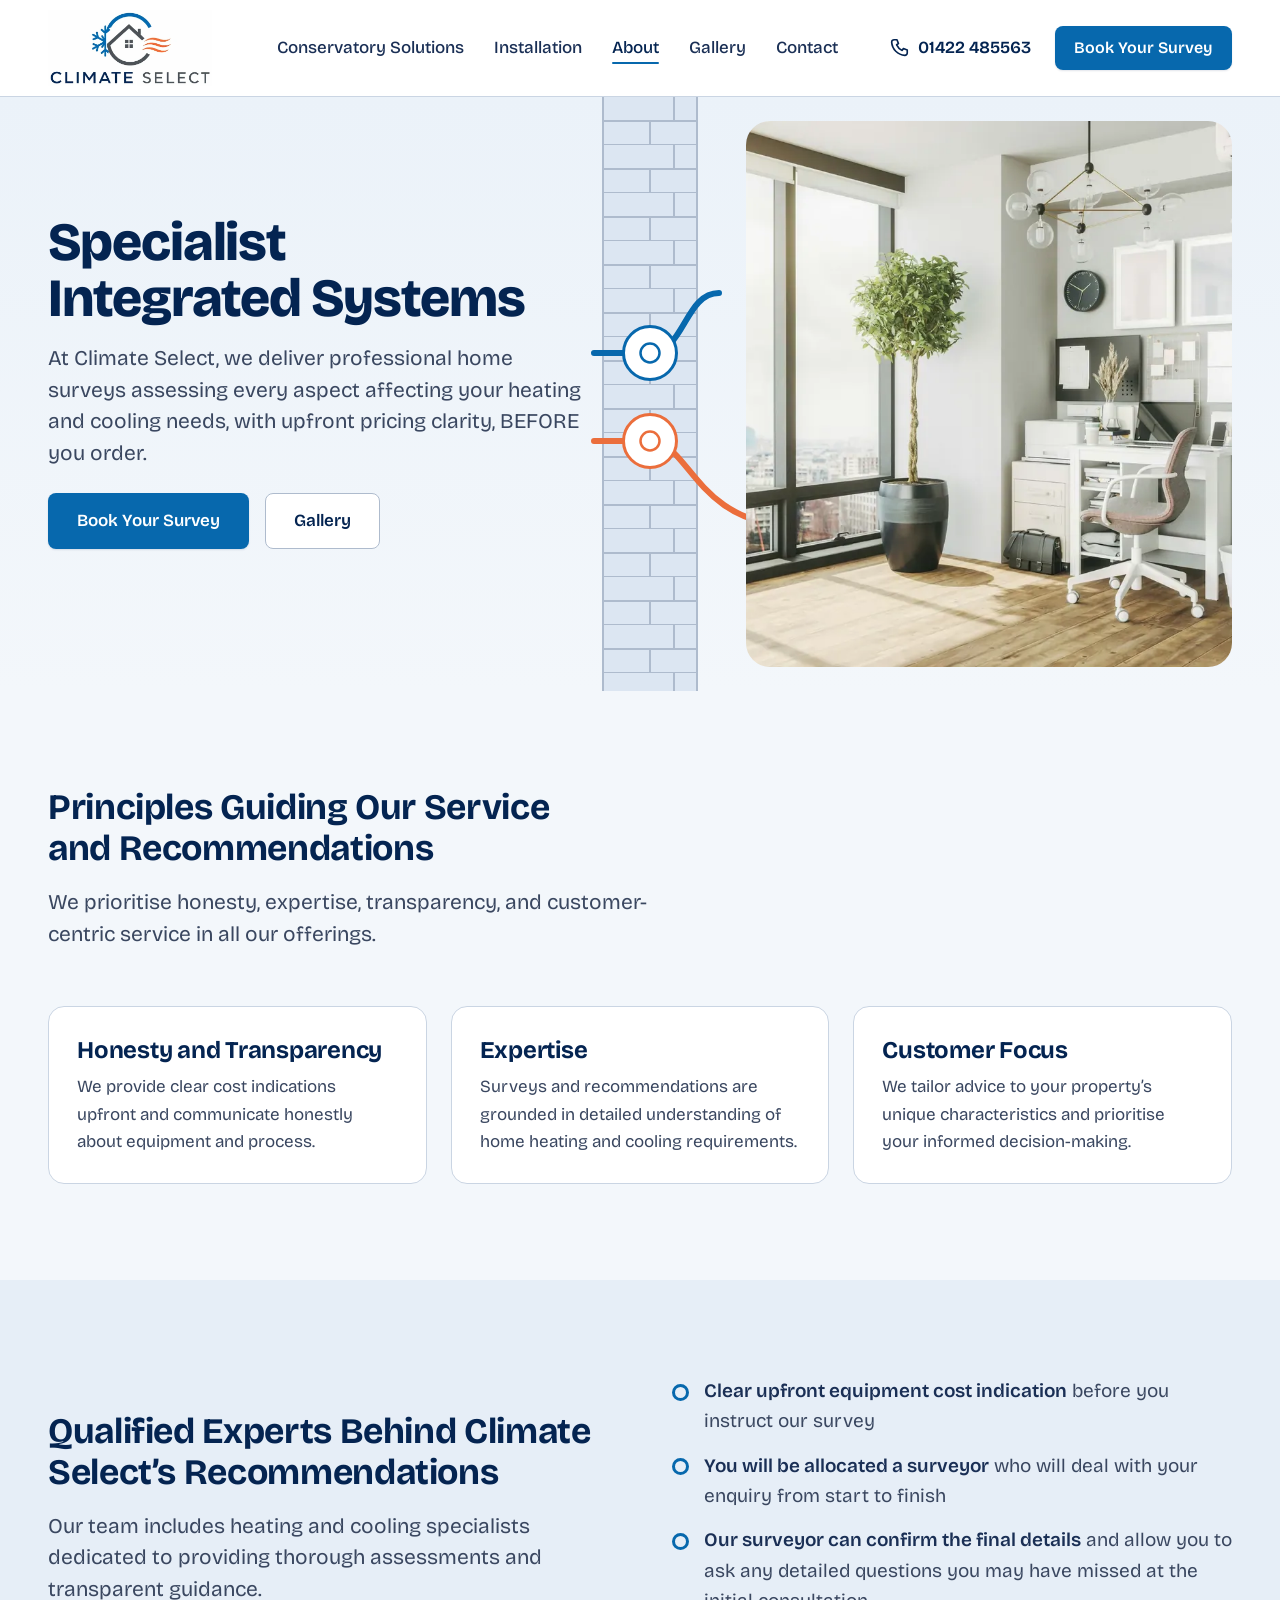
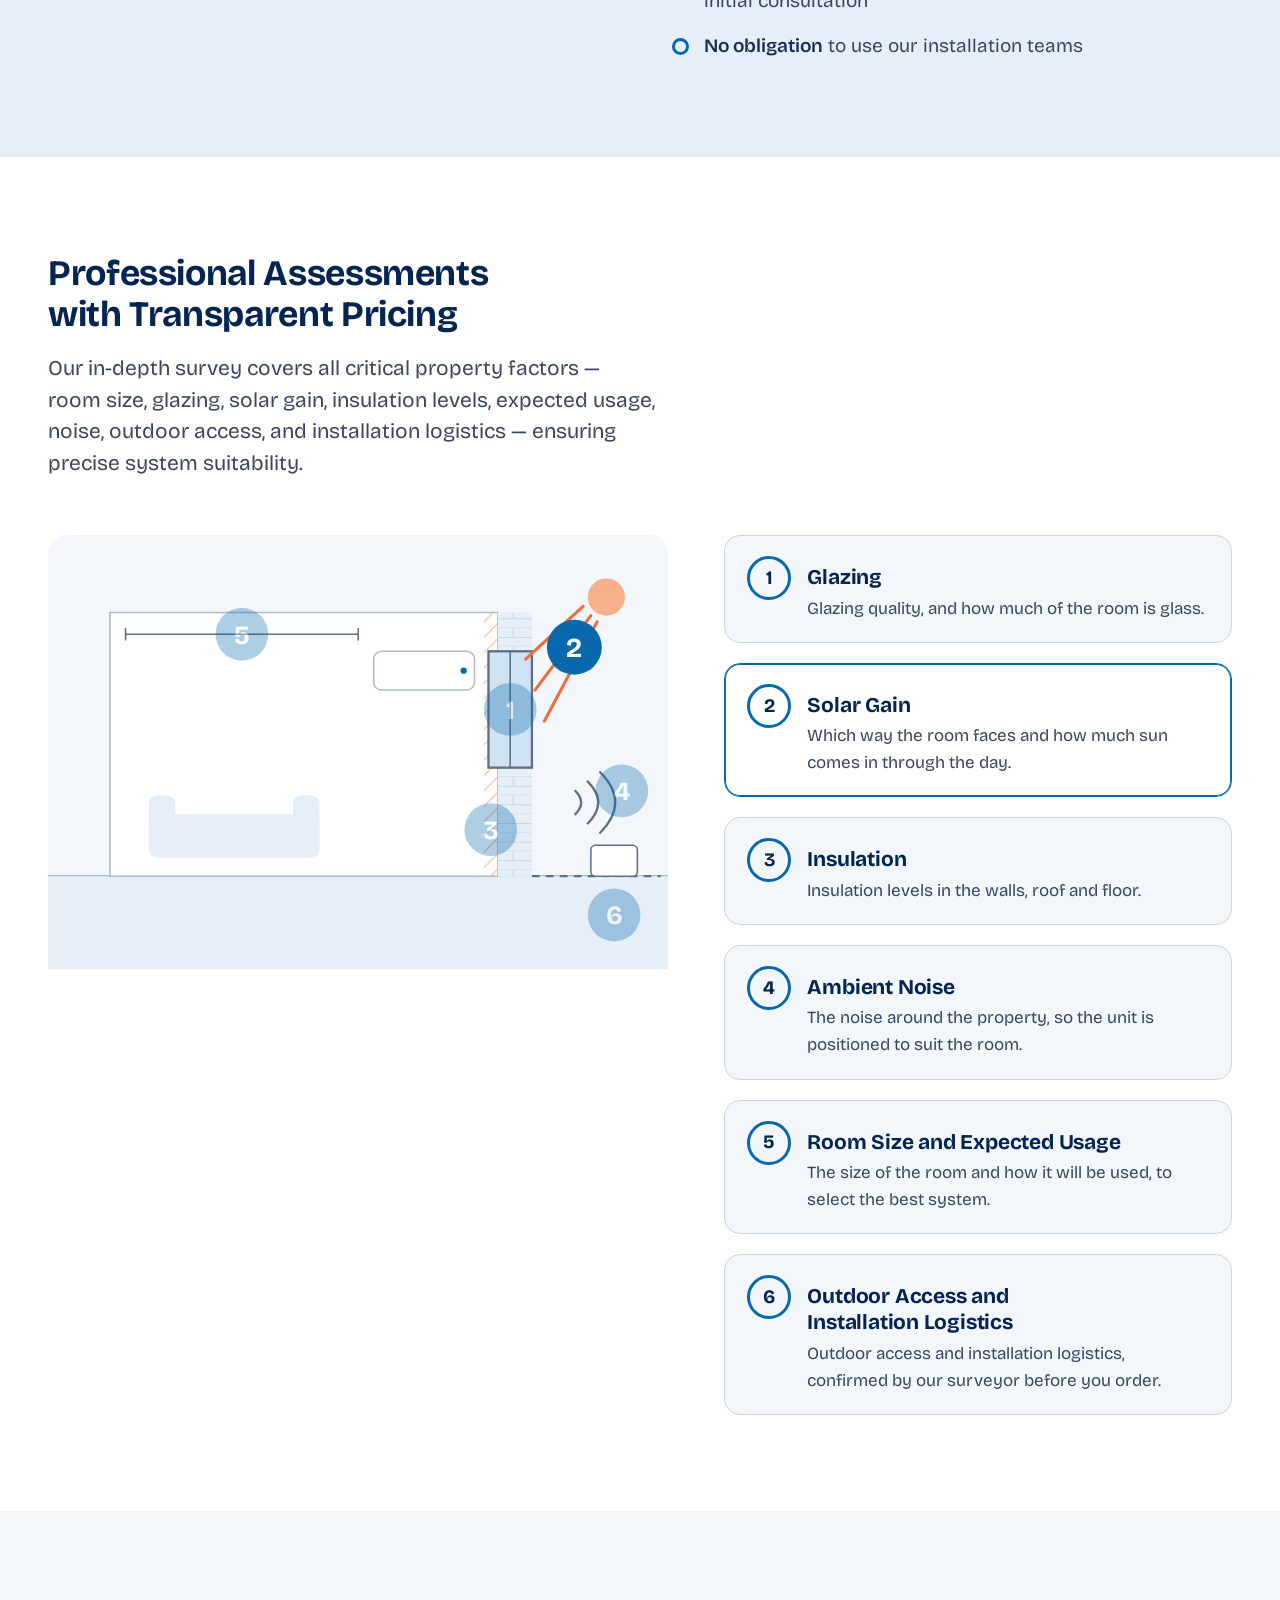
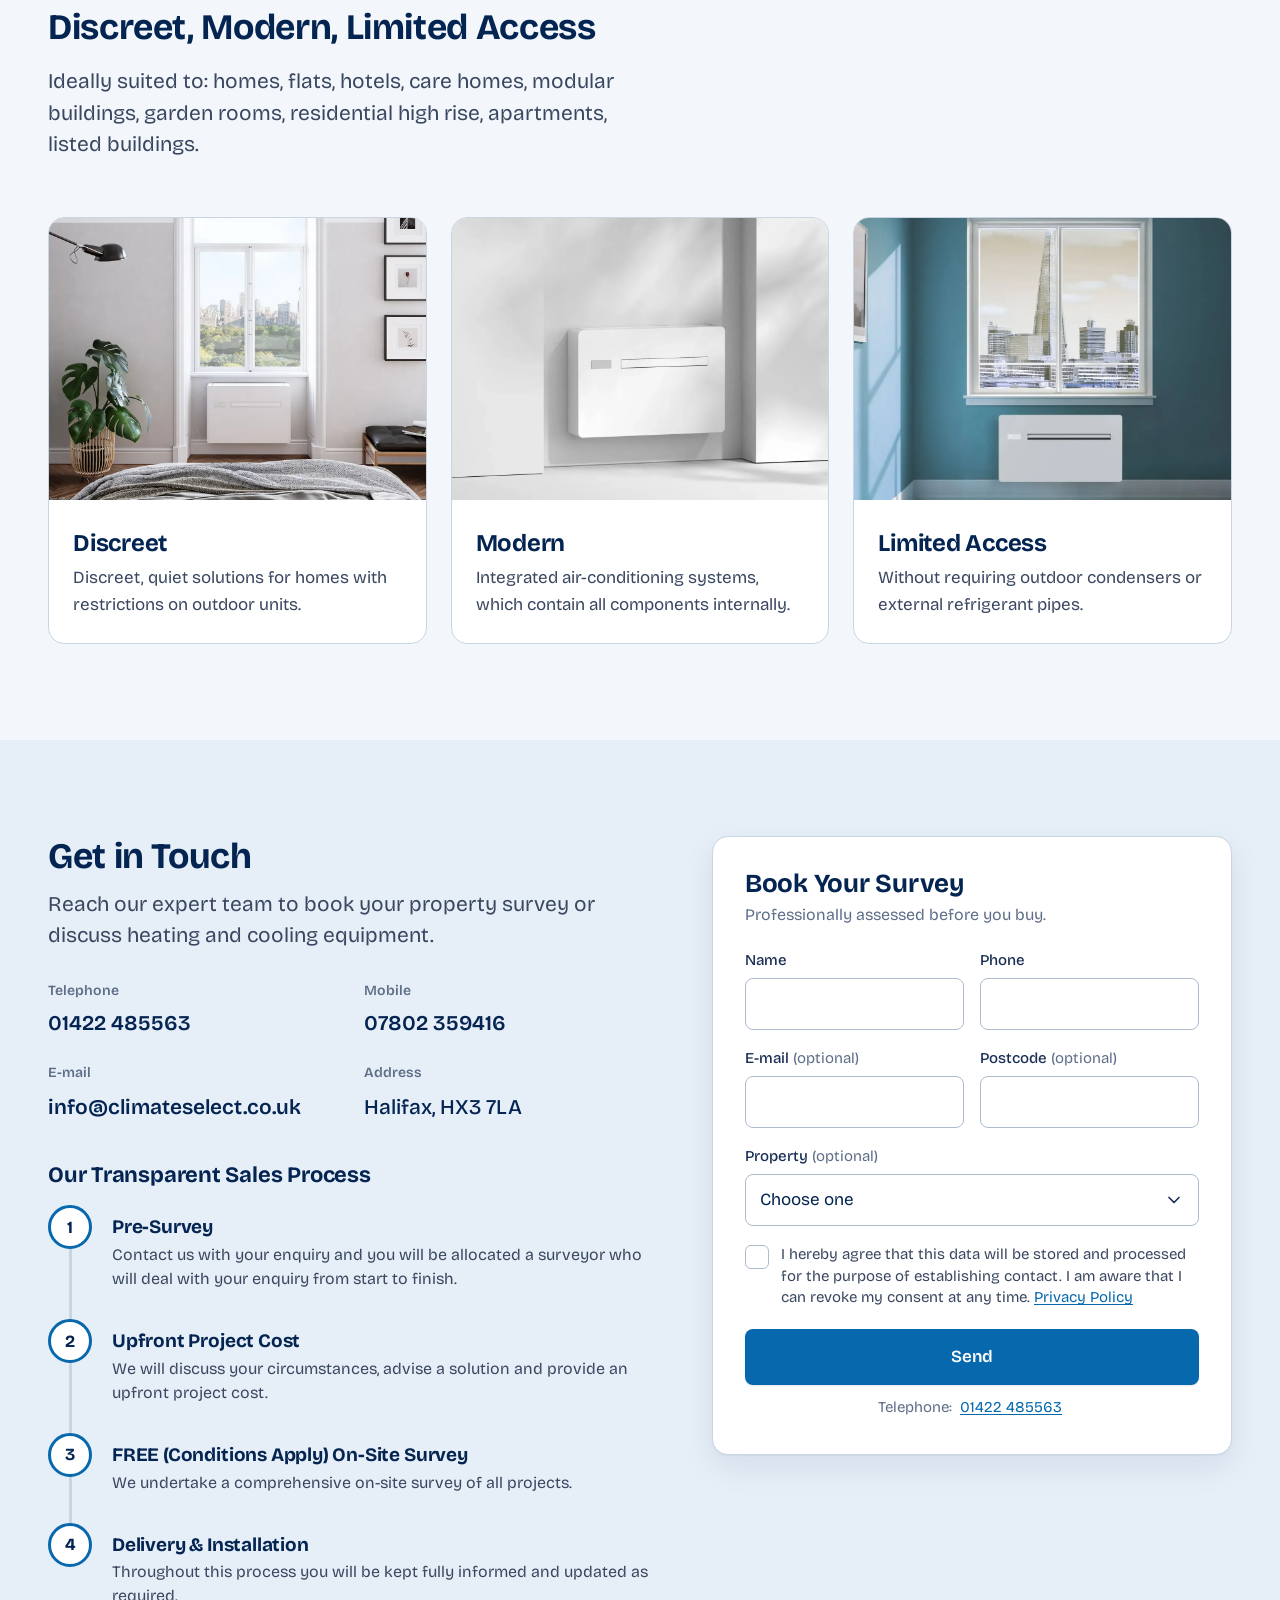
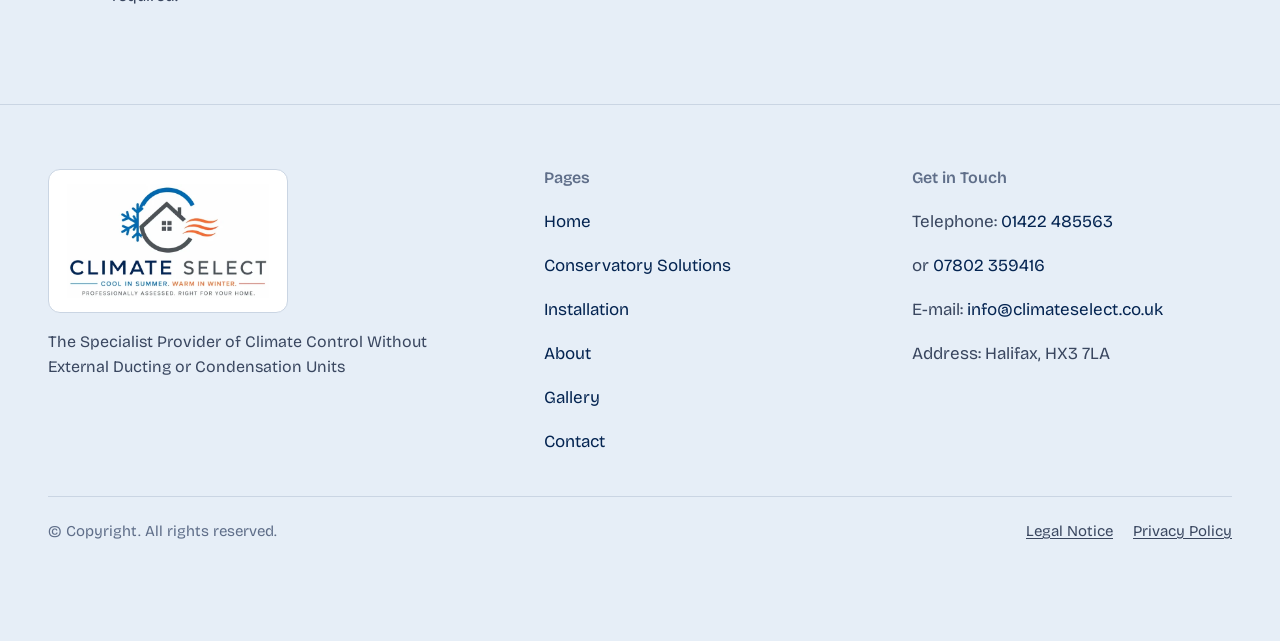
<file: about/index.html>
<!doctype html>
<html lang="en-GB">
<head>
  <title>About Climate Select - Home Heating and Cooling Specialists</title>
  <meta name="description" content="Learn about Climate Select's approach to professional surveys and independent heating and cooling equipment supply.">
  <link rel="canonical" href="https://www.climateselect.co.uk/about/">
  <meta property="og:title" content="About Climate Select - Home Heating and Cooling Specialists">
  <meta property="og:description" content="At Climate Select, we deliver professional home surveys assessing every aspect affecting your heating and cooling needs, with upfront pricing clarity, BEFORE you order.">
  <meta property="og:url" content="https://digitalmovementuk.github.io/climate-select/about/">
  <meta charset="utf-8">
<meta name="viewport" content="width=device-width, initial-scale=1">
<meta name="robots" content="noindex, nofollow">
<meta name="theme-color" content="#042451">
<link rel="icon" href="../favicon.ico" sizes="32x32">
<link rel="icon" type="image/png" sizes="32x32" href="../favicon-32.png">
<link rel="icon" type="image/png" sizes="16x16" href="../favicon-16.png">
<link rel="apple-touch-icon" sizes="180x180" href="../apple-touch-icon.png">
<meta property="og:type" content="website">
<meta property="og:site_name" content="Climate Select">
<meta property="og:locale" content="en_GB">
<meta property="og:image" content="https://digitalmovementuk.github.io/climate-select/share.jpg">
<meta property="og:image:width" content="1200">
<meta property="og:image:height" content="630">
<meta property="og:image:alt" content="Climate Select: Air Conditioning Without an External Unit">
<meta name="twitter:card" content="summary_large_image">
<meta name="twitter:image" content="https://digitalmovementuk.github.io/climate-select/share.jpg">
<script>document.documentElement.classList.add('js');if(!matchMedia('(prefers-reduced-motion: reduce)').matches)document.documentElement.classList.add('motion');</script>

  <script type="application/ld+json">
  {
    "@context": "https://schema.org",
    "@graph": [
      { "@type": "HVACBusiness", "@id": "https://www.climateselect.co.uk/#business", "name": "Climate Select", "url": "https://www.climateselect.co.uk/", "logo": "https://www.climateselect.co.uk/wp-content/uploads/go-x/u/525cbdd3-9550-4557-8653-8c8a4f64cbda/image.png", "image": "https://www.climateselect.co.uk/wp-content/uploads/go-x/u/33ac1a99-0c56-4673-9639-0344caf4eeee/image.jpg", "description": "Climate Select offers professional home heating and cooling surveys with upfront pricing and expert equipment recommendations.", "telephone": "+44 1422 485563", "email": "info@climateselect.co.uk", "address": { "@type": "PostalAddress", "addressLocality": "Halifax", "addressRegion": "West Yorkshire", "postalCode": "HX3 7LA", "addressCountry": "GB" } },
      { "@type": "WebSite", "@id": "https://www.climateselect.co.uk/#website", "url": "https://www.climateselect.co.uk/", "name": "Climate Select", "inLanguage": "en-GB", "publisher": { "@id": "https://www.climateselect.co.uk/#business" } },
      { "@type": "WebPage", "@id": "https://www.climateselect.co.uk/about/#webpage", "url": "https://www.climateselect.co.uk/about/", "name": "About Climate Select - Home Heating and Cooling Specialists", "description": "Learn about Climate Select's approach to professional surveys and independent heating and cooling equipment supply.", "inLanguage": "en-GB", "isPartOf": { "@id": "https://www.climateselect.co.uk/#website" }, "about": { "@id": "https://www.climateselect.co.uk/#business" } },
      { "@type": "BreadcrumbList", "itemListElement": [ { "@type": "ListItem", "position": 1, "name": "Home", "item": "https://www.climateselect.co.uk/" }, { "@type": "ListItem", "position": 2, "name": "About", "item": "https://www.climateselect.co.uk/about/" } ] }
    ]
  }
  </script>
  <script type="module" crossorigin src="../assets/main-BRI70Kn9.js"></script>
  <link rel="stylesheet" crossorigin href="../assets/main-BZf9LhhD.css">
</head>
<body>
  <a class="skip-link" href="#main">Skip to content</a>
<header class="site-header">
  <div class="container site-header__inner">
    <a class="brand" href="../" aria-label="Climate Select, home">
      <img class="brand__img" src="../assets/logo-header-DPGOX97-.webp" alt="Climate Select" width="620" height="287" fetchpriority="high">
    </a>
    <nav class="nav" aria-label="Main">
      <ul class="nav__list">
        <li><a class="nav__link" href="../conservatory-solutions/">Conservatory Solutions</a></li>
        <li><a class="nav__link" href="../installation/">Installation</a></li>
        <li><a class="nav__link" href="../about/" aria-current="page">About</a></li>
        <li><a class="nav__link" href="../gallery/">Gallery</a></li>
        <li><a class="nav__link" href="../contact/">Contact</a></li>
      </ul>
    </nav>
    <div class="site-header__actions">
      <a class="site-header__phone" href="tel:+441422485563">
        <svg class="icon" viewBox="0 0 24 24" aria-hidden="true" focusable="false"><path d="M6.6 3h3.2l1.6 4.2-2 1.3a12.6 12.6 0 0 0 6.1 6.1l1.3-2 4.2 1.6v3.2A2.6 2.6 0 0 1 18.4 20 15.4 15.4 0 0 1 4 5.6 2.6 2.6 0 0 1 6.6 3Z" fill="none" stroke="currentColor" stroke-width="1.8" stroke-linejoin="round"/></svg>
        <span class="site-header__phone-text">01422 485563</span>
      </a>
      <a class="btn btn--primary btn--sm site-header__cta" href="#enquiry">Book Your Survey</a>
      <button class="menu-toggle" type="button" aria-expanded="false" aria-controls="site-menu" data-menu-toggle>
        <span class="menu-toggle__bars" aria-hidden="true"><i></i><i></i><i></i></span>
        <span class="menu-toggle__label">Menu</span>
      </button>
    </div>
  </div>
  <div class="site-menu" id="site-menu" data-site-menu hidden>
    <nav class="container site-menu__inner" aria-label="Menu">
      <a class="site-menu__link" href="../">Home</a>
      <a class="site-menu__link" href="../conservatory-solutions/">Conservatory Solutions</a>
      <a class="site-menu__link" href="../installation/">Installation</a>
      <a class="site-menu__link" href="../about/" aria-current="page">About</a>
      <a class="site-menu__link" href="../gallery/">Gallery</a>
      <a class="site-menu__link" href="../contact/">Contact</a>
      <a class="btn btn--primary btn--block" href="#enquiry">Book Your Survey</a>
      <a class="btn btn--secondary btn--block" href="tel:+441422485563">Telephone 01422 485563</a>
    </nav>
  </div>
</header>


  <main id="main">
    <div class="hero-wrap">
      <div class="container hero-wrap__grid hero-wrap__grid--media">
        <section class="hero hero--light" aria-labelledby="hero-title">
          <svg class="hero-wall hero-wall--strip" viewBox="0 0 264 2400" preserveAspectRatio="xMidYMin slice" aria-hidden="true" focusable="false">
  <!-- Desktop: the wall in elevation, 1 unit = 1px. x 0 = 56px inside the copy column's right edge;
       wall x 72-168 (96px, 16px off the copy); the form card starts at x 216 (48px of outside).
       Cool air (blue) comes in from outside through the upper vent; warm air (orange) leaves through
       the lower vent and passes behind the card. The condenser ghost hangs outside between them. -->
  <defs>
    <pattern id="hw-brick-strip-about" width="96" height="48" patternUnits="userSpaceOnUse">
      <g fill="none" stroke-width="2" style="stroke: var(--line-strong, #AEBBCD)">
        <line x1="0" y1="24" x2="96" y2="24"/><line x1="0" y1="48" x2="96" y2="48"/>
        <line x1="48" y1="0" x2="48" y2="24"/>
        <line x1="24" y1="24" x2="24" y2="48"/><line x1="72" y1="24" x2="72" y2="48"/>
      </g>
    </pattern>
  </defs>
  <rect x="72" y="0" width="96" height="2400" fill="#DCE6F2"/>
  <rect x="72" y="0" width="96" height="2400" fill="url(#hw-brick-strip-about)"/>
  <path d="M73 0 V2400 M167 0 V2400" fill="none" stroke-width="2" style="stroke: var(--line-strong, #AEBBCD)"/>
  
  <path class="hw-ribbon" d="M189 196 C155 196 154 256 120 256 L64 256" fill="none" stroke="#0768AD" stroke-width="6" stroke-linecap="round" stroke-linejoin="round"/>
  <path class="hw-ribbon hw-ribbon--warm" d="M64 344 L120 344 C158 344 166 424 256 428" fill="none" stroke="#EB6E3C" stroke-width="6" stroke-linecap="round" stroke-linejoin="round"/>
  <g class="hw-vent"><circle cx="120" cy="256" r="26.5" fill="#FFFFFF" stroke="#0768AD" stroke-width="3"/><circle cx="120" cy="256" r="9.5" fill="none" stroke="#0768AD" stroke-width="2.5"/></g>
  <g class="hw-vent hw-vent--warm"><circle cx="120" cy="344" r="26.5" fill="#FFFFFF" stroke="#EB6E3C" stroke-width="3"/><circle cx="120" cy="344" r="9.5" fill="none" stroke="#EB6E3C" stroke-width="2.5"/></g>
  <circle class="hw-p hw-p--cool" r="4.5" fill="#CFE3F3" style="--d:0s"/>
  <circle class="hw-p hw-p--cool" r="3.5" fill="#CFE3F3" style="--d:-1.6s"/>
  <circle class="hw-p hw-p--cool" r="4.5" fill="#CFE3F3" style="--d:-3.1s"/>
  <circle class="hw-p hw-p--warm" r="4.5" fill="#FBD5C0" style="--d:-.8s"/>
  <circle class="hw-p hw-p--warm" r="3.5" fill="#FBD5C0" style="--d:-2.4s"/>
  <circle class="hw-p hw-p--warm" r="4.5" fill="#FBD5C0" style="--d:-3.9s"/>
</svg>
<svg class="hero-wall hero-wall--band" viewBox="0 0 640 96" preserveAspectRatio="xMidYMid slice" aria-hidden="true" focusable="false">
  <defs>
    <pattern id="hw-brick-about" width="40" height="20" patternUnits="userSpaceOnUse">
      <g stroke="rgba(4,36,81,.11)" stroke-width="1.5"><line x1="0" y1="10" x2="40" y2="10"/><line x1="0" y1="20" x2="40" y2="20"/><line x1="20" y1="0" x2="20" y2="10"/><line x1="0" y1="10" x2="0" y2="20"/></g>
    </pattern>
  </defs>
  <rect x="0" y="12" width="640" height="72" rx="8" fill="#DCE6F2"/>
  <rect x="0" y="12" width="640" height="72" rx="8" fill="url(#hw-brick-about)"/>
  
  <path class="hw-ribbon" d="M40 48 C 150 14, 210 14, 268 48" fill="none" stroke="#0768AD" stroke-width="9" stroke-linecap="round" opacity=".9"/>
  <path class="hw-ribbon hw-ribbon--warm" d="M372 48 C 430 82, 490 82, 600 48" fill="none" stroke="#EB6E3C" stroke-width="9" stroke-linecap="round" opacity=".9"/>
  <g class="hw-vent"><circle cx="288" cy="48" r="19" fill="#F3F7FB" stroke="#0768AD" stroke-width="4"/><circle cx="288" cy="48" r="8" fill="none" stroke="#0768AD" stroke-width="3"/></g>
  <g class="hw-vent hw-vent--warm"><circle cx="352" cy="48" r="19" fill="#F3F7FB" stroke="#EB6E3C" stroke-width="4"/><circle cx="352" cy="48" r="8" fill="none" stroke="#EB6E3C" stroke-width="3"/></g>
  <circle class="hw-p hw-p--band-cool" r="4.5" fill="#CFE3F3" style="--d:0s"/>
  <circle class="hw-p hw-p--band-cool" r="3.5" fill="#CFE3F3" style="--d:-1.9s"/>
  <circle class="hw-p hw-p--band-warm" r="4.5" fill="#FBD5C0" style="--d:-.9s"/>
  <circle class="hw-p hw-p--band-warm" r="3.5" fill="#FBD5C0" style="--d:-2.8s"/>
</svg>

          <div class="hero__copy">
            <h1 class="hero__title" id="hero-title" data-rise style="--i:0">Specialist Integrated Systems</h1>
            <p class="lead hero__lead" data-rise style="--i:1">At Climate Select, we deliver professional home surveys assessing every aspect affecting your heating and cooling needs, with upfront pricing clarity, BEFORE you order.</p>
            <div class="btn-row hero__actions" data-rise style="--i:2">
              <a class="btn btn--primary btn--lg" href="#enquiry">Book Your Survey</a>
              <a class="btn btn--secondary btn--lg" href="../gallery/">Gallery</a>
            </div>
          </div>
        </section>
        <div class="hero-media" data-rise-card>
          <div class="frame frame--4x3"><img src="../assets/about-office-Bw7Py2_B.webp" alt="Office with a wall-mounted unit beneath a window and a desk chair" width="1200" height="800" fetchpriority="high"></div>
        </div>
      </div>
    </div>

    <section class="section" aria-labelledby="principles-title">
      <div class="container">
        <div class="section__head">
          <h2 id="principles-title">Principles Guiding Our Service and Recommendations</h2>
          <p class="lead">We prioritise honesty, expertise, transparency, and customer-centric service in all our offerings.</p>
        </div>
        <div class="cards">
          <article class="card"><h3 class="card__title">Honesty and Transparency</h3><p>We provide clear cost indications upfront and communicate honestly about equipment and process.</p></article>
          <article class="card"><h3 class="card__title">Expertise</h3><p>Surveys and recommendations are grounded in detailed understanding of home heating and cooling requirements.</p></article>
          <article class="card"><h3 class="card__title">Customer Focus</h3><p>We tailor advice to your property’s unique characteristics and prioritise your informed decision-making.</p></article>
        </div>
      </div>
    </section>

    <section class="section section--alt" aria-labelledby="team-title">
      <div class="container split">
        <div>
          <h2 id="team-title">Qualified Experts Behind Climate Select’s Recommendations</h2>
          <p class="lead">Our team includes heating and cooling specialists dedicated to providing thorough assessments and transparent guidance.</p>
        </div>
        <ul class="vent-list vent-list--large">
          <li><strong>Clear upfront equipment cost indication</strong> before you instruct our survey</li>
          <li><strong>You will be allocated a surveyor</strong> who will deal with your enquiry from start to finish</li>
          <li><strong>Our surveyor can confirm the final details</strong> and allow you to ask any detailed questions you may have missed at the initial consultation</li>
          <li><strong>No obligation</strong> to use our installation teams</li>
        </ul>
      </div>
    </section>

    <!-- Signature: what the surveyor looks at -->
    <section class="section section--paper" aria-labelledby="survey-title">
      <div class="container">
        <div class="section__head">
          <h2 id="survey-title">Professional Assessments with Transparent Pricing</h2>
          <p class="lead">Our in-depth survey covers all critical property factors — room size, glazing, solar gain, insulation levels, expected usage, noise, outdoor access, and installation logistics — ensuring precise system suitability.</p>
        </div>
        <div class="survey" data-survey>
          <figure class="survey__figure">
            <svg class="survey__art" viewBox="0 0 800 560" role="img" aria-labelledby="survey-art-title">
              <title id="survey-art-title">Drawing of a room with six points of a survey marked: glazing, solar gain, insulation, ambient noise, room size and outdoor access.</title>
              <defs>
                <pattern id="brick-a" width="48" height="24" patternUnits="userSpaceOnUse">
                  <g stroke="#CAD5E3" stroke-width="1.5"><line x1="0" y1="12" x2="48" y2="12"/><line x1="0" y1="24" x2="48" y2="24"/><line x1="24" y1="0" x2="24" y2="12"/><line x1="0" y1="12" x2="0" y2="24"/></g>
                </pattern>
                <pattern id="insul" width="14" height="14" patternUnits="userSpaceOnUse" patternTransform="rotate(45)">
                  <line x1="0" y1="0" x2="0" y2="14" stroke="#F6B08C" stroke-width="3"/>
                </pattern>
              </defs>
              <rect x="0" y="0" width="800" height="560" rx="24" fill="#F3F7FB"/>
              <!-- outside sky and ground -->
              <line x1="0" y1="440" x2="800" y2="440" stroke="#AEBBCD" stroke-width="3"/>
              <rect x="0" y="440" width="800" height="120" fill="#E6EEF7"/>
              <!-- room -->
              <rect x="80" y="100" width="500" height="340" fill="#FFFFFF" stroke="#AEBBCD" stroke-width="2"/>
              <!-- outside wall with insulation layer -->
              <rect x="580" y="100" width="44" height="340" fill="#E6EEF7"/>
              <rect x="580" y="100" width="44" height="340" fill="url(#brick-a)"/>
              <rect x="562" y="100" width="18" height="340" fill="url(#insul)" opacity=".85"/>
              <!-- window in the outside wall -->
              <rect x="568" y="150" width="56" height="150" fill="#CFE3F3" stroke="#5F6E89" stroke-width="3"/>
              <line x1="596" y1="150" x2="596" y2="300" stroke="#5F6E89" stroke-width="2"/>
              <!-- sun -->
              <circle cx="720" cy="80" r="24" fill="#F6B08C"/>
              <g stroke="#EB6E3C" stroke-width="4" stroke-linecap="round"><line x1="700" y1="104" x2="628" y2="200"/><line x1="690" y1="92" x2="616" y2="160"/><line x1="708" y1="112" x2="640" y2="240"/></g>
              <!-- sofa and unit -->
              <g fill="#E6EEF7"><rect x="130" y="360" width="220" height="56" rx="12"/><rect x="130" y="336" width="34" height="80" rx="10"/><rect x="316" y="336" width="34" height="80" rx="10"/></g>
              <rect x="420" y="150" width="130" height="50" rx="10" fill="#FFFFFF" stroke="#AEBBCD" stroke-width="2"/>
              <circle cx="536" cy="175" r="4" fill="#0768AD"/>
              <!-- room size dimension line -->
              <g stroke="#5F6E89" stroke-width="2"><line x1="100" y1="128" x2="400" y2="128"/><line x1="100" y1="120" x2="100" y2="136"/><line x1="400" y1="120" x2="400" y2="136"/></g>
              <!-- noise outside -->
              <g stroke="#5F6E89" stroke-width="3" fill="none" stroke-linecap="round"><path d="M680 360 c 10 -10 10 -20 0 -30"/><path d="M696 372 c 18 -18 18 -36 0 -54"/><path d="M712 384 c 26 -26 26 -52 0 -78"/></g>
              <!-- access path -->
              <path d="M624 440 L 790 440" stroke="#5F6E89" stroke-width="3" stroke-dasharray="10 8"/>
              <rect x="700" y="400" width="60" height="40" rx="6" fill="#FFFFFF" stroke="#5F6E89" stroke-width="2"/>
              <!-- callouts -->
              <g class="callout" data-callout="glazing"><circle cx="596" cy="225" r="34" fill="#0768AD"/><text x="596" y="237" font-size="34" font-weight="700" fill="#fff" text-anchor="middle" font-family="inherit">1</text></g>
              <g class="callout" data-callout="solar"><circle cx="668" cy="150" r="34" fill="#0768AD"/><text x="668" y="162" font-size="34" font-weight="700" fill="#fff" text-anchor="middle" font-family="inherit">2</text></g>
              <g class="callout" data-callout="insulation"><circle cx="571" cy="380" r="34" fill="#0768AD"/><text x="571" y="392" font-size="34" font-weight="700" fill="#fff" text-anchor="middle" font-family="inherit">3</text></g>
              <g class="callout" data-callout="noise"><circle cx="740" cy="330" r="34" fill="#0768AD"/><text x="740" y="342" font-size="34" font-weight="700" fill="#fff" text-anchor="middle" font-family="inherit">4</text></g>
              <g class="callout" data-callout="size"><circle cx="250" cy="128" r="34" fill="#0768AD"/><text x="250" y="140" font-size="34" font-weight="700" fill="#fff" text-anchor="middle" font-family="inherit">5</text></g>
              <g class="callout" data-callout="access"><circle cx="730" cy="490" r="34" fill="#0768AD"/><text x="730" y="502" font-size="34" font-weight="700" fill="#fff" text-anchor="middle" font-family="inherit">6</text></g>
            </svg>
          </figure>
          <ol class="survey__list">
            <li class="survey__item" data-callout="glazing"><span class="survey__num" aria-hidden="true">1</span><div><h3>Glazing</h3><p>Glazing quality, and how much of the room is glass.</p></div></li>
            <li class="survey__item" data-callout="solar"><span class="survey__num" aria-hidden="true">2</span><div><h3>Solar Gain</h3><p>Which way the room faces and how much sun comes in through the day.</p></div></li>
            <li class="survey__item" data-callout="insulation"><span class="survey__num" aria-hidden="true">3</span><div><h3>Insulation</h3><p>Insulation levels in the walls, roof and floor.</p></div></li>
            <li class="survey__item" data-callout="noise"><span class="survey__num" aria-hidden="true">4</span><div><h3>Ambient Noise</h3><p>The noise around the property, so the unit is positioned to suit the room.</p></div></li>
            <li class="survey__item" data-callout="size"><span class="survey__num" aria-hidden="true">5</span><div><h3>Room Size and Expected Usage</h3><p>The size of the room and how it will be used, to select the best system.</p></div></li>
            <li class="survey__item" data-callout="access"><span class="survey__num" aria-hidden="true">6</span><div><h3>Outdoor Access and Installation Logistics</h3><p>Outdoor access and installation logistics, confirmed by our surveyor before you order.</p></div></li>
          </ol>
        </div>
      </div>
    </section>

    <section class="section" aria-labelledby="fit-title">
      <div class="container">
        <div class="section__head">
          <h2 id="fit-title">Discreet, Modern, Limited Access</h2>
          <p class="lead">Ideally suited to: homes, flats, hotels, care homes, modular buildings, garden rooms, residential high rise, apartments, listed buildings.</p>
        </div>
        <div class="cards">
          <figure class="card card--media"><div class="frame frame--4x3"><img src="../assets/discreet-bedroom-McjAwTh_.webp" alt="Bedroom with a discreet white unit under the window" width="1200" height="967" loading="lazy"></div><figcaption class="card__body"><h3 class="card__title">Discreet</h3><p>Discreet, quiet solutions for homes with restrictions on outdoor units.</p></figcaption></figure>
          <figure class="card card--media"><div class="frame frame--4x3"><img src="../assets/modern-wall-unit-CahAysjq.webp" alt="Plain white wall with a modern wall-mounted unit" width="1200" height="1200" loading="lazy"></div><figcaption class="card__body"><h3 class="card__title">Modern</h3><p>Integrated air-conditioning systems, which contain all components internally.</p></figcaption></figure>
          <figure class="card card--media"><div class="frame frame--4x3"><img src="../assets/room-window-unit-7uGXvBZI.webp" alt="Room with a window above a neutral wall-mounted unit" width="1116" height="1200" loading="lazy"></div><figcaption class="card__body"><h3 class="card__title">Limited Access</h3><p>Without requiring outdoor condensers or external refrigerant pipes.</p></figcaption></figure>
        </div>
      </div>
    </section>

    <section class="section section--alt" id="book" aria-labelledby="book-title">
      <div class="container book">
        <div class="book__aside">
          <h2 id="book-title">Get in Touch</h2>
          <p class="lead">Reach our expert team to book your property survey or discuss heating and cooling equipment.</p>
          <div class="contact-details contact-details--2">
            <div class="contact-details__item"><span class="contact-details__label">Telephone</span><a class="contact-details__value" href="tel:+441422485563">01422 485563</a></div>
            <div class="contact-details__item"><span class="contact-details__label">Mobile</span><a class="contact-details__value" href="tel:+447802359416">07802 359416</a></div>
            <div class="contact-details__item"><span class="contact-details__label">E-mail</span><a class="contact-details__value" href="mailto:info@climateselect.co.uk">info@climateselect.co.uk</a></div>
            <div class="contact-details__item"><span class="contact-details__label">Address</span><span class="contact-details__value contact-details__value--plain">Halifax, HX3 7LA</span></div>
          </div>
          <div class="book__next">
            <h3 id="book-next-title">Our Transparent Sales Process</h3>
            <ol class="timeline" data-timeline aria-labelledby="book-next-title">
              <div class="timeline__fill" aria-hidden="true"></div>
              <li class="timeline__item"><span class="timeline__marker" aria-hidden="true">1</span><h4>Pre-Survey</h4><p>Contact us with your enquiry and you will be allocated a surveyor who will deal with your enquiry from start to finish.</p></li>
              <li class="timeline__item"><span class="timeline__marker" aria-hidden="true">2</span><h4>Upfront Project Cost</h4><p>We will discuss your circumstances, advise a solution and provide an upfront project cost.</p></li>
              <li class="timeline__item"><span class="timeline__marker" aria-hidden="true">3</span><h4>FREE (Conditions Apply) On-Site Survey</h4><p>We undertake a comprehensive on-site survey of all projects.</p></li>
              <li class="timeline__item"><span class="timeline__marker" aria-hidden="true">4</span><h4>Delivery &amp; Installation</h4><p>Throughout this process you will be kept fully informed and updated as required.</p></li>
            </ol>
          </div>
        </div>
        <form class="enquiry" id="enquiry" data-enquiry novalidate method="post" action="/api/enquiries" aria-labelledby="enquiry-title">
  <div class="enquiry__body" data-enquiry-body>
    <h2 class="enquiry__title" id="enquiry-title">Book Your Survey</h2>
    <p class="enquiry__lead">Professionally assessed before you buy.</p>
    <div class="enquiry__fields">
      <div class="field">
        <label class="field__label" for="enquiry-name">Name</label>
        <input class="field__input" id="enquiry-name" name="name" type="text" autocomplete="name" required minlength="2" maxlength="100" aria-describedby="enquiry-name-error">
        <p class="field__error" id="enquiry-name-error" hidden></p>
      </div>
      <div class="field">
        <label class="field__label" for="enquiry-phone">Phone</label>
        <input class="field__input" id="enquiry-phone" name="phone" type="tel" inputmode="tel" autocomplete="tel" required aria-describedby="enquiry-phone-error">
        <p class="field__error" id="enquiry-phone-error" hidden></p>
      </div>
      <div class="field">
        <label class="field__label" for="enquiry-email">E-mail <span class="field__optional">(optional)</span></label>
        <input class="field__input" id="enquiry-email" name="email" type="email" autocomplete="email" maxlength="200" aria-describedby="enquiry-email-error">
        <p class="field__error" id="enquiry-email-error" hidden></p>
      </div>
      <div class="field">
        <label class="field__label" for="enquiry-postcode">Postcode <span class="field__optional">(optional)</span></label>
        <input class="field__input" id="enquiry-postcode" name="postcode" type="text" autocomplete="postal-code" maxlength="12" aria-describedby="enquiry-postcode-error">
        <p class="field__error" id="enquiry-postcode-error" hidden></p>
      </div>
      <div class="field field--full">
        <label class="field__label" for="enquiry-property">Property <span class="field__optional">(optional)</span></label>
        <select class="field__input field__select" id="enquiry-property" name="propertyType" aria-describedby="enquiry-property-error">
          <option value="">Choose one</option>
          <option>Home</option>
          <option>Flat or Apartment</option>
          <option>Conservatory</option>
          <option>Garden Room</option>
          <option>Granny Apartment</option>
          <option>Listed Building</option>
          <option>Office</option>
          <option>Hotel or Care Home</option>
          <option>Modular Building</option>
          <option>Other</option>
        </select>
        <p class="field__error" id="enquiry-property-error" hidden></p>
      </div>
      <!-- Optional Message field (form-message.html). Left out with compact=1 (hero form) or nomessage=1 (bottom form); the Contact form keeps it. -->
      
    </div>
    <div class="field field--consent">
      <label class="check" for="enquiry-consent">
        <input class="check__input" id="enquiry-consent" name="consent" type="checkbox" value="true" required aria-describedby="enquiry-consent-error">
        <span class="check__box" aria-hidden="true"></span>
        <span class="check__text">I hereby agree that this data will be stored and processed for the purpose of establishing contact. I am aware that I can revoke my consent at any time. <a href="https://www.climateselect.co.uk/privacy-policy/" target="_blank" rel="noopener">Privacy Policy</a></span>
      </label>
      <p class="field__error" id="enquiry-consent-error" hidden></p>
    </div>
    <div class="enquiry__honeypot" aria-hidden="true">
      <label for="enquiry-company">Company</label>
      <input id="enquiry-company" name="company" type="text" tabindex="-1" autocomplete="off">
    </div>
    <input type="hidden" name="source" value="/about/">
    <p class="enquiry__form-error" data-enquiry-form-error role="alert" hidden></p>
    <button class="btn btn--primary btn--block enquiry__submit" type="submit" data-enquiry-submit>Send</button>
    <p class="enquiry__note">Telephone: <a href="tel:+441422485563">01422 485563</a></p>
  </div>
  <div class="enquiry__success" data-enquiry-success tabindex="-1" hidden>
    <svg class="vent-mark" viewBox="0 0 96 48" aria-hidden="true" focusable="false">
      <circle class="vent-mark__a" cx="24" cy="24" r="18" fill="none" stroke="#0768AD" stroke-width="4"/>
      <circle class="vent-mark__b" cx="72" cy="24" r="18" fill="none" stroke="#EB6E3C" stroke-width="4"/>
      <path class="vent-mark__tick" d="M15 24.5l6.5 6.5L34 18" fill="none" stroke="#0768AD" stroke-width="4" stroke-linecap="round" stroke-linejoin="round"/>
      <path class="vent-mark__wave" d="M62 24c3-4 7-4 10 0s7 4 10 0" fill="none" stroke="#EB6E3C" stroke-width="4" stroke-linecap="round"/>
    </svg>
    <h2 class="enquiry__title">Message was successfully sent</h2>
    <p><span data-enquiry-name>Thank you</span>. You will be allocated a surveyor who will deal with your enquiry from start to finish. We will telephone you on <strong data-enquiry-phone></strong>.</p>
    <p class="enquiry__note">Telephone: <a href="tel:+441422485563">01422 485563</a></p>
  </div>
</form>

      </div>
    </section>
  </main>

  <footer class="site-footer">
  <div class="container site-footer__inner">
    <div class="site-footer__brand">
      <img src="../assets/logo-full-CCatJ6X6.webp" alt="Climate Select. Cool in summer, warm in winter. Professionally assessed, right for your home." width="620" height="348" loading="lazy">
      <p class="site-footer__blurb">The Specialist Provider of Climate Control Without External Ducting or Condensation Units</p>
    </div>
    <nav class="site-footer__col" aria-label="Pages">
      <h2 class="site-footer__title">Pages</h2>
      <ul class="site-footer__links">
        <li><a href="../">Home</a></li>
        <li><a href="../conservatory-solutions/">Conservatory Solutions</a></li>
        <li><a href="../installation/">Installation</a></li>
        <li><a href="../about/">About</a></li>
        <li><a href="../gallery/">Gallery</a></li>
        <li><a href="../contact/">Contact</a></li>
      </ul>
    </nav>
    <div class="site-footer__col">
      <h2 class="site-footer__title">Get in Touch</h2>
      <ul class="site-footer__links">
        <li>Telephone:&nbsp;<a href="tel:+441422485563">01422 485563</a></li>
        <li>or&nbsp;<a href="tel:+447802359416">07802 359416</a></li>
        <li>E-mail:&nbsp;<a href="mailto:info@climateselect.co.uk">info@climateselect.co.uk</a></li>
        <li>Address: Halifax, HX3 7LA</li>
      </ul>
    </div>
  </div>
  <div class="container site-footer__bottom">
    <span>&copy; Copyright. All rights reserved.</span>
    <span class="site-footer__legal"><a href="https://www.climateselect.co.uk/legal-notice/">Legal Notice</a> <a href="https://www.climateselect.co.uk/privacy-policy/">Privacy Policy</a></span>
  </div>
</footer>
<div class="sticky-bar" data-sticky-bar role="region" aria-label="Telephone Climate Select or book your survey">
  <div class="container sticky-bar__inner">
    <p class="sticky-bar__prompt">Not Sure Which Air Conditioning System is Right For You?</p>
    <a class="btn btn--call sticky-bar__call" href="tel:+441422485563" aria-label="Telephone 01422 485563">
      <svg class="icon" viewBox="0 0 24 24" aria-hidden="true" focusable="false"><path d="M6.6 3h3.2l1.6 4.2-2 1.3a12.6 12.6 0 0 0 6.1 6.1l1.3-2 4.2 1.6v3.2A2.6 2.6 0 0 1 18.4 20 15.4 15.4 0 0 1 4 5.6 2.6 2.6 0 0 1 6.6 3Z" fill="none" stroke="currentColor" stroke-width="2" stroke-linejoin="round"/></svg>
      <span><span class="sticky-bar__word">Telephone </span>01422 485563</span>
    </a>
    <a class="btn btn--primary sticky-bar__cta" href="#enquiry">Book Your Survey</a>
  </div>
</div>

</body>
</html>
</file>
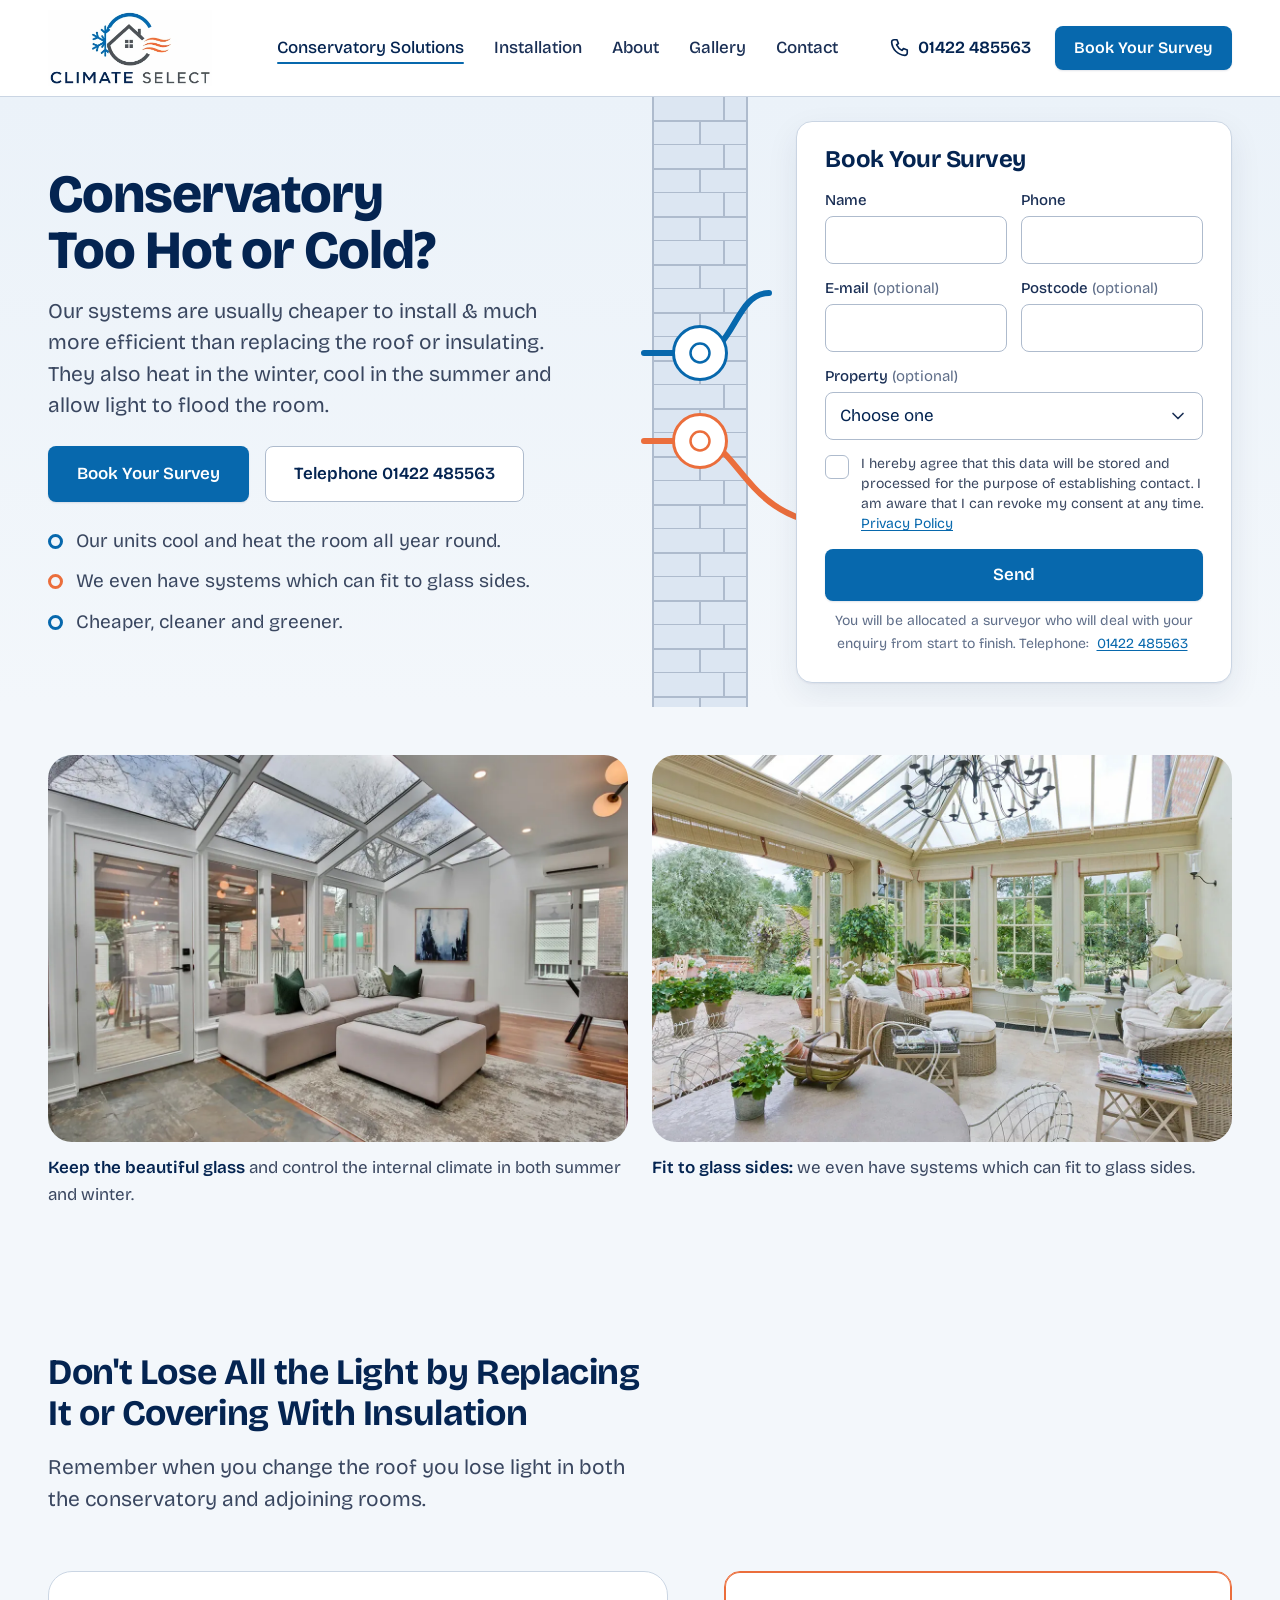
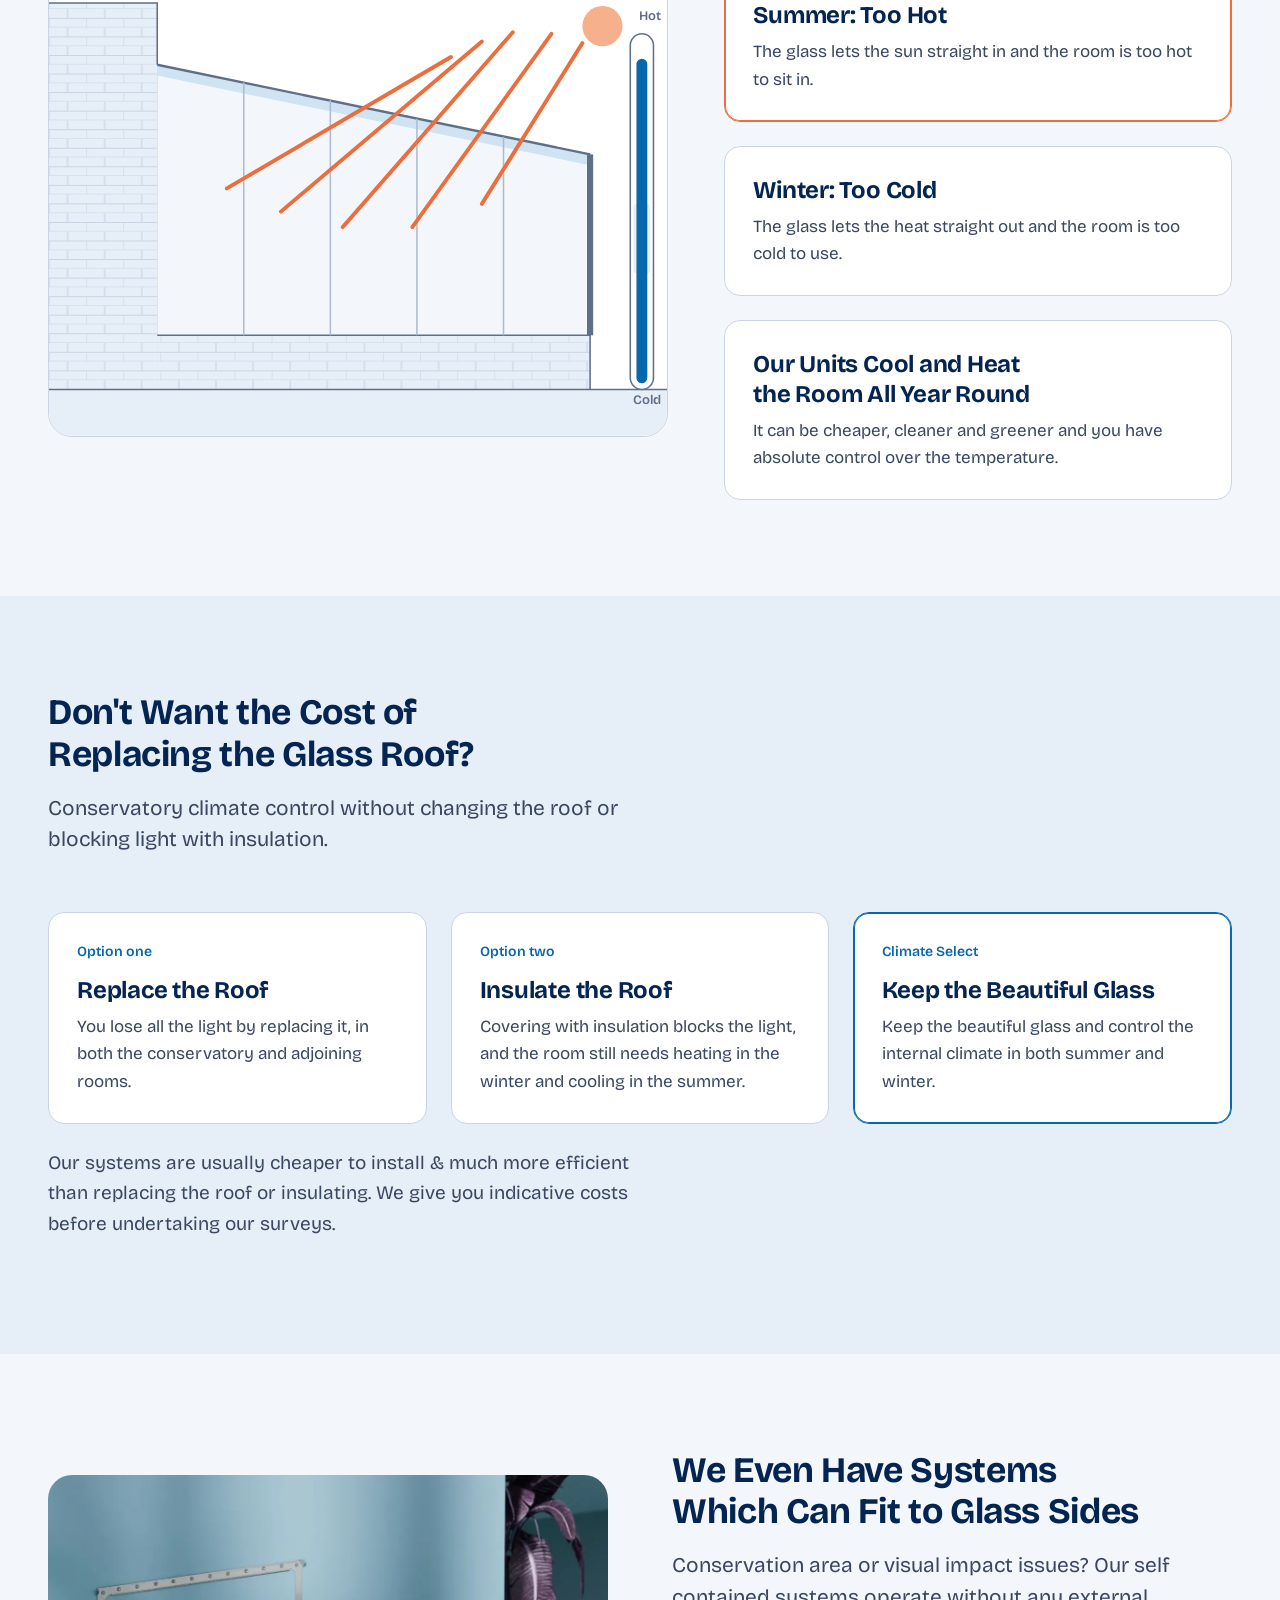
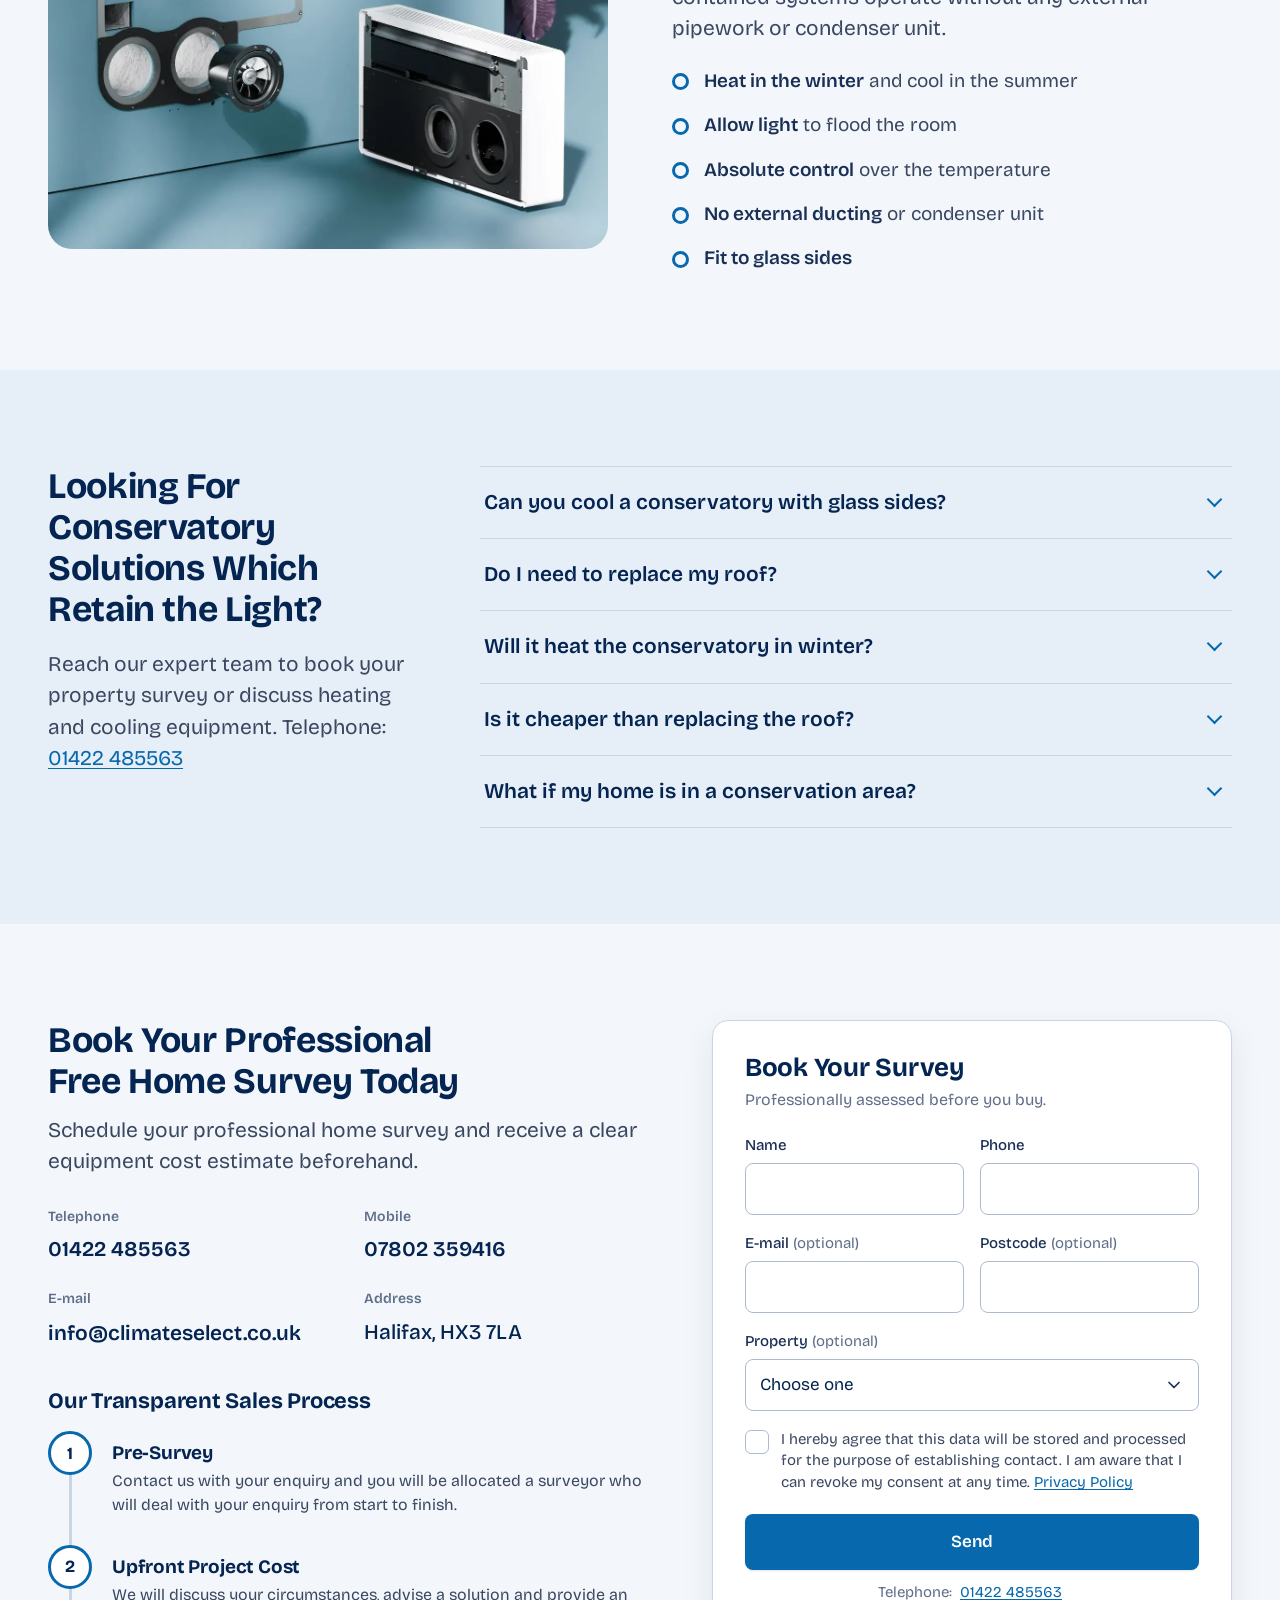
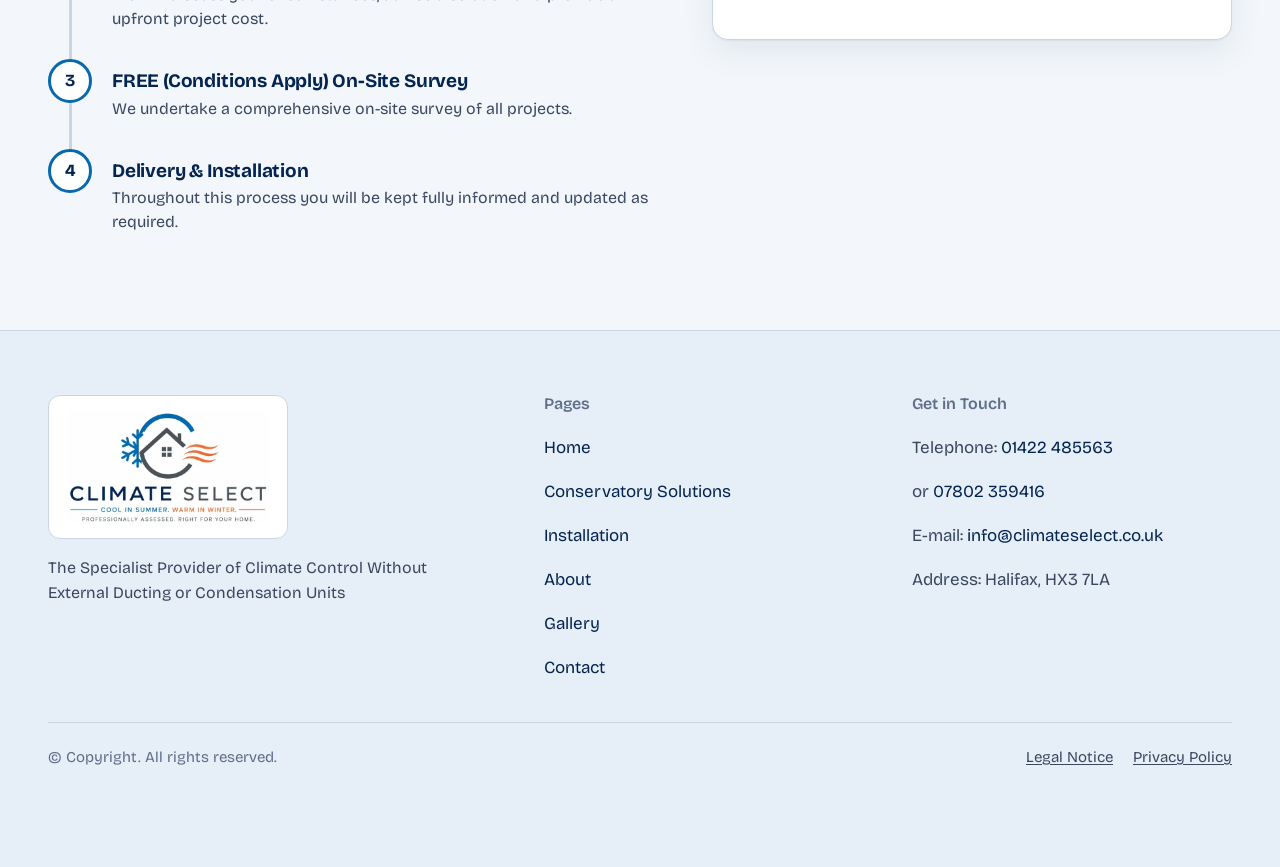
<file: conservatory-solutions/index.html>
<!doctype html>
<html lang="en-GB">
<head>
  <title>Conservatory Insulation</title>
  <meta name="description" content="Conservatory Climate Control Without Changing The Roof Or Blocking Light With Insulation.">
  <link rel="canonical" href="https://www.climateselect.co.uk/conservatory-solutions/">
  <meta property="og:title" content="Conservatory Insulation | Climate Select">
  <meta property="og:description" content="Conservatory too hot or cold? Our systems are usually cheaper to install & much more efficient than replacing the roof or insulating. They also heat in the winter, cool in the summer and allow light to flood the room.">
  <meta property="og:url" content="https://digitalmovementuk.github.io/climate-select/conservatory-solutions/">
  <meta charset="utf-8">
<meta name="viewport" content="width=device-width, initial-scale=1">
<meta name="robots" content="noindex, nofollow">
<meta name="theme-color" content="#042451">
<link rel="icon" href="../favicon.ico" sizes="32x32">
<link rel="icon" type="image/png" sizes="32x32" href="../favicon-32.png">
<link rel="icon" type="image/png" sizes="16x16" href="../favicon-16.png">
<link rel="apple-touch-icon" sizes="180x180" href="../apple-touch-icon.png">
<meta property="og:type" content="website">
<meta property="og:site_name" content="Climate Select">
<meta property="og:locale" content="en_GB">
<meta property="og:image" content="https://digitalmovementuk.github.io/climate-select/share.jpg">
<meta property="og:image:width" content="1200">
<meta property="og:image:height" content="630">
<meta property="og:image:alt" content="Climate Select: Air Conditioning Without an External Unit">
<meta name="twitter:card" content="summary_large_image">
<meta name="twitter:image" content="https://digitalmovementuk.github.io/climate-select/share.jpg">
<script>document.documentElement.classList.add('js');if(!matchMedia('(prefers-reduced-motion: reduce)').matches)document.documentElement.classList.add('motion');</script>

  <script type="application/ld+json">
  {
    "@context": "https://schema.org",
    "@graph": [
      { "@type": "HVACBusiness", "@id": "https://www.climateselect.co.uk/#business", "name": "Climate Select", "url": "https://www.climateselect.co.uk/", "logo": "https://www.climateselect.co.uk/wp-content/uploads/go-x/u/525cbdd3-9550-4557-8653-8c8a4f64cbda/image.png", "image": "https://www.climateselect.co.uk/wp-content/uploads/go-x/u/33ac1a99-0c56-4673-9639-0344caf4eeee/image.jpg", "description": "Climate Select offers professional home heating and cooling surveys with upfront pricing and expert equipment recommendations.", "telephone": "+44 1422 485563", "email": "info@climateselect.co.uk", "address": { "@type": "PostalAddress", "addressLocality": "Halifax", "addressRegion": "West Yorkshire", "postalCode": "HX3 7LA", "addressCountry": "GB" } },
      { "@type": "WebSite", "@id": "https://www.climateselect.co.uk/#website", "url": "https://www.climateselect.co.uk/", "name": "Climate Select", "inLanguage": "en-GB", "publisher": { "@id": "https://www.climateselect.co.uk/#business" } },
      { "@type": "WebPage", "@id": "https://www.climateselect.co.uk/conservatory-solutions/#webpage", "url": "https://www.climateselect.co.uk/conservatory-solutions/", "name": "Conservatory Insulation", "description": "Conservatory Climate Control Without Changing The Roof Or Blocking Light With Insulation.", "inLanguage": "en-GB", "isPartOf": { "@id": "https://www.climateselect.co.uk/#website" }, "about": { "@id": "https://www.climateselect.co.uk/#business" } },
      { "@type": "BreadcrumbList", "itemListElement": [ { "@type": "ListItem", "position": 1, "name": "Home", "item": "https://www.climateselect.co.uk/" }, { "@type": "ListItem", "position": 2, "name": "Conservatory Solutions", "item": "https://www.climateselect.co.uk/conservatory-solutions/" } ] },
      { "@type": "Service", "@id": "https://www.climateselect.co.uk/conservatory-solutions/#service", "name": "Conservatory Solutions", "serviceType": "Conservatory climate control", "description": "Conservatory Climate Control Without Changing The Roof Or Blocking Light With Insulation.", "provider": { "@id": "https://www.climateselect.co.uk/#business" }, "url": "https://www.climateselect.co.uk/conservatory-solutions/" },
      { "@type": "FAQPage", "mainEntity": [
        { "@type": "Question", "name": "Can you cool a conservatory with glass sides?", "acceptedAnswer": { "@type": "Answer", "text": "Yes. We even have systems which can fit to glass sides." } },
        { "@type": "Question", "name": "Do I need to replace my roof?", "acceptedAnswer": { "@type": "Answer", "text": "No. Conservatory climate control without changing the roof or blocking light with insulation. Remember when you change the roof you lose light in both the conservatory and adjoining rooms." } },
        { "@type": "Question", "name": "Will it heat the conservatory in winter?", "acceptedAnswer": { "@type": "Answer", "text": "Our units cool and heat the room all year round. They also heat in the winter, cool in the summer and allow light to flood the room." } },
        { "@type": "Question", "name": "Is it cheaper than replacing the roof?", "acceptedAnswer": { "@type": "Answer", "text": "Our systems are usually cheaper to install & much more efficient than replacing the roof or insulating. We give you indicative costs before undertaking our surveys." } },
        { "@type": "Question", "name": "What if my home is in a conservation area?", "acceptedAnswer": { "@type": "Answer", "text": "Conservation area or visual impact issues? Our self contained systems operate without any external pipework or condenser unit, and each home survey evaluates glazing quality, solar gain, insulation, ambient noise, and positioning to select the best system." } }
      ] }
    ]
  }
  </script>
  <script type="module" crossorigin src="../assets/main-BRI70Kn9.js"></script>
  <link rel="stylesheet" crossorigin href="../assets/main-BZf9LhhD.css">
</head>
<body>
  <a class="skip-link" href="#main">Skip to content</a>
<header class="site-header">
  <div class="container site-header__inner">
    <a class="brand" href="../" aria-label="Climate Select, home">
      <img class="brand__img" src="../assets/logo-header-DPGOX97-.webp" alt="Climate Select" width="620" height="287" fetchpriority="high">
    </a>
    <nav class="nav" aria-label="Main">
      <ul class="nav__list">
        <li><a class="nav__link" href="../conservatory-solutions/" aria-current="page">Conservatory Solutions</a></li>
        <li><a class="nav__link" href="../installation/">Installation</a></li>
        <li><a class="nav__link" href="../about/">About</a></li>
        <li><a class="nav__link" href="../gallery/">Gallery</a></li>
        <li><a class="nav__link" href="../contact/">Contact</a></li>
      </ul>
    </nav>
    <div class="site-header__actions">
      <a class="site-header__phone" href="tel:+441422485563">
        <svg class="icon" viewBox="0 0 24 24" aria-hidden="true" focusable="false"><path d="M6.6 3h3.2l1.6 4.2-2 1.3a12.6 12.6 0 0 0 6.1 6.1l1.3-2 4.2 1.6v3.2A2.6 2.6 0 0 1 18.4 20 15.4 15.4 0 0 1 4 5.6 2.6 2.6 0 0 1 6.6 3Z" fill="none" stroke="currentColor" stroke-width="1.8" stroke-linejoin="round"/></svg>
        <span class="site-header__phone-text">01422 485563</span>
      </a>
      <a class="btn btn--primary btn--sm site-header__cta" href="#enquiry">Book Your Survey</a>
      <button class="menu-toggle" type="button" aria-expanded="false" aria-controls="site-menu" data-menu-toggle>
        <span class="menu-toggle__bars" aria-hidden="true"><i></i><i></i><i></i></span>
        <span class="menu-toggle__label">Menu</span>
      </button>
    </div>
  </div>
  <div class="site-menu" id="site-menu" data-site-menu hidden>
    <nav class="container site-menu__inner" aria-label="Menu">
      <a class="site-menu__link" href="../">Home</a>
      <a class="site-menu__link" href="../conservatory-solutions/" aria-current="page">Conservatory Solutions</a>
      <a class="site-menu__link" href="../installation/">Installation</a>
      <a class="site-menu__link" href="../about/">About</a>
      <a class="site-menu__link" href="../gallery/">Gallery</a>
      <a class="site-menu__link" href="../contact/">Contact</a>
      <a class="btn btn--primary btn--block" href="#enquiry">Book Your Survey</a>
      <a class="btn btn--secondary btn--block" href="tel:+441422485563">Telephone 01422 485563</a>
    </nav>
  </div>
</header>


  <main id="main">
    <div class="hero-wrap">
      <div class="container hero-wrap__grid">
        <section class="hero hero--light" aria-labelledby="hero-title">
          <svg class="hero-wall hero-wall--strip" viewBox="0 0 264 2400" preserveAspectRatio="xMidYMin slice" aria-hidden="true" focusable="false">
  <!-- Desktop: the wall in elevation, 1 unit = 1px. x 0 = 56px inside the copy column's right edge;
       wall x 72-168 (96px, 16px off the copy); the form card starts at x 216 (48px of outside).
       Cool air (blue) comes in from outside through the upper vent; warm air (orange) leaves through
       the lower vent and passes behind the card. The condenser ghost hangs outside between them. -->
  <defs>
    <pattern id="hw-brick-strip-conservatory-solutions" width="96" height="48" patternUnits="userSpaceOnUse">
      <g fill="none" stroke-width="2" style="stroke: var(--line-strong, #AEBBCD)">
        <line x1="0" y1="24" x2="96" y2="24"/><line x1="0" y1="48" x2="96" y2="48"/>
        <line x1="48" y1="0" x2="48" y2="24"/>
        <line x1="24" y1="24" x2="24" y2="48"/><line x1="72" y1="24" x2="72" y2="48"/>
      </g>
    </pattern>
  </defs>
  <rect x="72" y="0" width="96" height="2400" fill="#DCE6F2"/>
  <rect x="72" y="0" width="96" height="2400" fill="url(#hw-brick-strip-conservatory-solutions)"/>
  <path d="M73 0 V2400 M167 0 V2400" fill="none" stroke-width="2" style="stroke: var(--line-strong, #AEBBCD)"/>
  
  <path class="hw-ribbon" d="M189 196 C155 196 154 256 120 256 L64 256" fill="none" stroke="#0768AD" stroke-width="6" stroke-linecap="round" stroke-linejoin="round"/>
  <path class="hw-ribbon hw-ribbon--warm" d="M64 344 L120 344 C158 344 166 424 256 428" fill="none" stroke="#EB6E3C" stroke-width="6" stroke-linecap="round" stroke-linejoin="round"/>
  <g class="hw-vent"><circle cx="120" cy="256" r="26.5" fill="#FFFFFF" stroke="#0768AD" stroke-width="3"/><circle cx="120" cy="256" r="9.5" fill="none" stroke="#0768AD" stroke-width="2.5"/></g>
  <g class="hw-vent hw-vent--warm"><circle cx="120" cy="344" r="26.5" fill="#FFFFFF" stroke="#EB6E3C" stroke-width="3"/><circle cx="120" cy="344" r="9.5" fill="none" stroke="#EB6E3C" stroke-width="2.5"/></g>
  <circle class="hw-p hw-p--cool" r="4.5" fill="#CFE3F3" style="--d:0s"/>
  <circle class="hw-p hw-p--cool" r="3.5" fill="#CFE3F3" style="--d:-1.6s"/>
  <circle class="hw-p hw-p--cool" r="4.5" fill="#CFE3F3" style="--d:-3.1s"/>
  <circle class="hw-p hw-p--warm" r="4.5" fill="#FBD5C0" style="--d:-.8s"/>
  <circle class="hw-p hw-p--warm" r="3.5" fill="#FBD5C0" style="--d:-2.4s"/>
  <circle class="hw-p hw-p--warm" r="4.5" fill="#FBD5C0" style="--d:-3.9s"/>
</svg>
<svg class="hero-wall hero-wall--band" viewBox="0 0 640 96" preserveAspectRatio="xMidYMid slice" aria-hidden="true" focusable="false">
  <defs>
    <pattern id="hw-brick-conservatory-solutions" width="40" height="20" patternUnits="userSpaceOnUse">
      <g stroke="rgba(4,36,81,.11)" stroke-width="1.5"><line x1="0" y1="10" x2="40" y2="10"/><line x1="0" y1="20" x2="40" y2="20"/><line x1="20" y1="0" x2="20" y2="10"/><line x1="0" y1="10" x2="0" y2="20"/></g>
    </pattern>
  </defs>
  <rect x="0" y="12" width="640" height="72" rx="8" fill="#DCE6F2"/>
  <rect x="0" y="12" width="640" height="72" rx="8" fill="url(#hw-brick-conservatory-solutions)"/>
  
  <path class="hw-ribbon" d="M40 48 C 150 14, 210 14, 268 48" fill="none" stroke="#0768AD" stroke-width="9" stroke-linecap="round" opacity=".9"/>
  <path class="hw-ribbon hw-ribbon--warm" d="M372 48 C 430 82, 490 82, 600 48" fill="none" stroke="#EB6E3C" stroke-width="9" stroke-linecap="round" opacity=".9"/>
  <g class="hw-vent"><circle cx="288" cy="48" r="19" fill="#F3F7FB" stroke="#0768AD" stroke-width="4"/><circle cx="288" cy="48" r="8" fill="none" stroke="#0768AD" stroke-width="3"/></g>
  <g class="hw-vent hw-vent--warm"><circle cx="352" cy="48" r="19" fill="#F3F7FB" stroke="#EB6E3C" stroke-width="4"/><circle cx="352" cy="48" r="8" fill="none" stroke="#EB6E3C" stroke-width="3"/></g>
  <circle class="hw-p hw-p--band-cool" r="4.5" fill="#CFE3F3" style="--d:0s"/>
  <circle class="hw-p hw-p--band-cool" r="3.5" fill="#CFE3F3" style="--d:-1.9s"/>
  <circle class="hw-p hw-p--band-warm" r="4.5" fill="#FBD5C0" style="--d:-.9s"/>
  <circle class="hw-p hw-p--band-warm" r="3.5" fill="#FBD5C0" style="--d:-2.8s"/>
</svg>

          <div class="hero__copy">
            <h1 class="hero__title" id="hero-title" data-rise style="--i:0">Conservatory Too Hot or Cold?</h1>
            <p class="lead hero__lead" data-rise style="--i:1">Our systems are usually cheaper to install &amp; much more efficient than replacing the roof or insulating. They also heat in the winter, cool in the summer and allow light to flood the room.</p>
            <div class="btn-row hero__actions" data-rise style="--i:2">
              <a class="btn btn--primary btn--lg" href="#enquiry">Book Your Survey</a>
              <a class="btn btn--secondary btn--lg" href="tel:+441422485563">Telephone 01422 485563</a>
            </div>
            <ul class="vent-list vent-list--alt hero__facts" data-rise style="--i:3">
              <li>Our units cool and heat the room all year round.</li>
              <li>We even have systems which can fit to glass sides.</li>
              <li>Cheaper, cleaner and greener.</li>
            </ul>
          </div>
        </section>
        <aside class="hero-form" aria-label="Book Your Survey" data-rise-card>
          <form class="enquiry enquiry--compact" id="enquiry" data-enquiry novalidate method="post" action="/api/enquiries" aria-labelledby="enquiry-title">
  <div class="enquiry__body" data-enquiry-body>
    <h2 class="enquiry__title" id="enquiry-title">Book Your Survey</h2>
    <p class="enquiry__lead">Professionally assessed before you buy.</p>
    <div class="enquiry__fields">
      <div class="field">
        <label class="field__label" for="enquiry-name">Name</label>
        <input class="field__input" id="enquiry-name" name="name" type="text" autocomplete="name" required minlength="2" maxlength="100" aria-describedby="enquiry-name-error">
        <p class="field__error" id="enquiry-name-error" hidden></p>
      </div>
      <div class="field">
        <label class="field__label" for="enquiry-phone">Phone</label>
        <input class="field__input" id="enquiry-phone" name="phone" type="tel" inputmode="tel" autocomplete="tel" required aria-describedby="enquiry-phone-error">
        <p class="field__error" id="enquiry-phone-error" hidden></p>
      </div>
      <div class="field">
        <label class="field__label" for="enquiry-email">E-mail <span class="field__optional">(optional)</span></label>
        <input class="field__input" id="enquiry-email" name="email" type="email" autocomplete="email" maxlength="200" aria-describedby="enquiry-email-error">
        <p class="field__error" id="enquiry-email-error" hidden></p>
      </div>
      <div class="field">
        <label class="field__label" for="enquiry-postcode">Postcode <span class="field__optional">(optional)</span></label>
        <input class="field__input" id="enquiry-postcode" name="postcode" type="text" autocomplete="postal-code" maxlength="12" aria-describedby="enquiry-postcode-error">
        <p class="field__error" id="enquiry-postcode-error" hidden></p>
      </div>
      <div class="field field--full">
        <label class="field__label" for="enquiry-property">Property <span class="field__optional">(optional)</span></label>
        <select class="field__input field__select" id="enquiry-property" name="propertyType" aria-describedby="enquiry-property-error">
          <option value="">Choose one</option>
          <option>Home</option>
          <option>Flat or Apartment</option>
          <option>Conservatory</option>
          <option>Garden Room</option>
          <option>Granny Apartment</option>
          <option>Listed Building</option>
          <option>Office</option>
          <option>Hotel or Care Home</option>
          <option>Modular Building</option>
          <option>Other</option>
        </select>
        <p class="field__error" id="enquiry-property-error" hidden></p>
      </div>
      <!-- Optional Message field (form-message.html). Left out with compact=1 (hero form) or nomessage=1 (bottom form); the Contact form keeps it. -->
      
    </div>
    <div class="field field--consent">
      <label class="check" for="enquiry-consent">
        <input class="check__input" id="enquiry-consent" name="consent" type="checkbox" value="true" required aria-describedby="enquiry-consent-error">
        <span class="check__box" aria-hidden="true"></span>
        <span class="check__text">I hereby agree that this data will be stored and processed for the purpose of establishing contact. I am aware that I can revoke my consent at any time. <a href="https://www.climateselect.co.uk/privacy-policy/" target="_blank" rel="noopener">Privacy Policy</a></span>
      </label>
      <p class="field__error" id="enquiry-consent-error" hidden></p>
    </div>
    <div class="enquiry__honeypot" aria-hidden="true">
      <label for="enquiry-company">Company</label>
      <input id="enquiry-company" name="company" type="text" tabindex="-1" autocomplete="off">
    </div>
    <input type="hidden" name="source" value="/conservatory-solutions/">
    <p class="enquiry__form-error" data-enquiry-form-error role="alert" hidden></p>
    <button class="btn btn--primary btn--block enquiry__submit" type="submit" data-enquiry-submit>Send</button>
    <p class="enquiry__note">You will be allocated a surveyor who will deal with your enquiry from start to finish. Telephone: <a href="tel:+441422485563">01422 485563</a></p>
  </div>
  <div class="enquiry__success" data-enquiry-success tabindex="-1" hidden>
    <svg class="vent-mark" viewBox="0 0 96 48" aria-hidden="true" focusable="false">
      <circle class="vent-mark__a" cx="24" cy="24" r="18" fill="none" stroke="#0768AD" stroke-width="4"/>
      <circle class="vent-mark__b" cx="72" cy="24" r="18" fill="none" stroke="#EB6E3C" stroke-width="4"/>
      <path class="vent-mark__tick" d="M15 24.5l6.5 6.5L34 18" fill="none" stroke="#0768AD" stroke-width="4" stroke-linecap="round" stroke-linejoin="round"/>
      <path class="vent-mark__wave" d="M62 24c3-4 7-4 10 0s7 4 10 0" fill="none" stroke="#EB6E3C" stroke-width="4" stroke-linecap="round"/>
    </svg>
    <h2 class="enquiry__title">Message was successfully sent</h2>
    <p><span data-enquiry-name>Thank you</span>. You will be allocated a surveyor who will deal with your enquiry from start to finish. We will telephone you on <strong data-enquiry-phone></strong>.</p>
    <p class="enquiry__note">Telephone: <a href="tel:+441422485563">01422 485563</a></p>
  </div>
</form>

        </aside>
      </div>
    </div>

    <section class="proof" aria-label="Conservatories with the glass kept">
      <div class="container proof__grid">
        <figure class="proof__item">
          <div class="frame frame--3x2"><img src="../assets/conservatory-glazed-room-DFid9HQl.webp" alt="Glazed conservatory furnished as a living room, with light flooding the room" width="1200" height="800"></div>
          <figcaption><strong>Keep the beautiful glass</strong> and control the internal climate in both summer and winter.</figcaption>
        </figure>
        <figure class="proof__item">
          <div class="frame frame--3x2"><img src="../assets/conservatory-glass-side-DbYtvzsY.webp" alt="Conservatory with glass sides and a glass roof, furnished with plants and armchairs" width="1200" height="800"></div>
          <figcaption><strong>Fit to glass sides:</strong> we even have systems which can fit to glass sides.</figcaption>
        </figure>
      </div>
    </section>

    <!-- Signature: a glass room through the year -->
    <section class="section" aria-labelledby="story-title">
      <div class="container">
        <div class="section__head">
          <h2 id="story-title">Don't Lose All the Light by Replacing It or Covering With Insulation</h2>
          <p class="lead">Remember when you change the roof you lose light in both the conservatory and adjoining rooms.</p>
        </div>
        <div class="story" data-story>
          <figure class="story__figure" data-active="settled">
            <div class="draw-panel">
            <svg class="story__art" viewBox="0 0 800 600" role="img" aria-labelledby="story-art-title">
              <title id="story-art-title">Drawing of a lean-to conservatory beside a house wall, with a thermometer showing the room temperature in summer, in winter and with a Climate Select unit.</title>
              <defs>
                <pattern id="brick-l" width="48" height="24" patternUnits="userSpaceOnUse">
                  <g stroke="#CAD5E3" stroke-width="1.5"><line x1="0" y1="12" x2="48" y2="12"/><line x1="0" y1="24" x2="48" y2="24"/><line x1="24" y1="0" x2="24" y2="12"/><line x1="0" y1="12" x2="0" y2="24"/></g>
                </pattern>
              </defs>
              <!-- ground band -->
              <rect x="0" y="540" width="800" height="60" fill="#E6EEF7"/>
              <!-- house wall -->
              <rect x="0" y="40" width="140" height="500" fill="#E6EEF7"/>
              <rect x="0" y="40" width="140" height="500" fill="url(#brick-l)"/>
              <path d="M0 40 H140 V120" fill="none" stroke="#5F6E89" stroke-width="2"/>
              <!-- room tints -->
              <polygon class="ph ph-summer" points="140,120 700,236 700,540 140,540" fill="#EB6E3C" opacity="0"/>
              <polygon class="ph ph-winter" points="140,120 700,236 700,540 140,540" fill="#0768AD" opacity="0"/>
              <polygon points="140,120 700,236 700,540 140,540" fill="#F3F7FB"/>
              <polygon class="ph ph-summer" points="140,120 700,236 700,540 140,540" fill="#EB6E3C" style="opacity:0" data-tint/>
              <!-- dwarf wall -->
              <rect x="140" y="470" width="560" height="70" fill="#E6EEF7"/>
              <rect x="140" y="470" width="560" height="70" fill="url(#brick-l)"/>
              <path d="M140 470 H700 V540" fill="none" stroke="#5F6E89" stroke-width="2"/>
              <!-- ground line -->
              <line x1="0" y1="540" x2="800" y2="540" stroke="#5F6E89" stroke-width="2"/>
              <!-- glass roof -->
              <polygon points="140,120 700,236 700,250 140,134" fill="#CFE3F3"/>
              <line x1="140" y1="120" x2="700" y2="236" stroke="#5F6E89" stroke-width="3"/>
              <g stroke="#AEBBCD" stroke-width="2">
                <line x1="252" y1="143" x2="252" y2="470"/><line x1="364" y1="166" x2="364" y2="470"/><line x1="476" y1="190" x2="476" y2="470"/><line x1="588" y1="213" x2="588" y2="470"/>
              </g>
              <!-- glass front -->
              <rect x="696" y="236" width="8" height="234" fill="#5F6E89"/>
              <!-- sun -->
              <circle cx="716" cy="70" r="26" fill="#F6B08C"/>
              <!-- summer: warm rays through the roof -->
              <g class="ph ph-summer" stroke="#EB6E3C" stroke-width="5" stroke-linecap="round" fill="none">
                <line x1="690" y1="92" x2="560" y2="300"/>
                <line x1="650" y1="80" x2="470" y2="330"/>
                <line x1="600" y1="78" x2="380" y2="330"/>
                <line x1="560" y1="90" x2="300" y2="310"/>
                <line x1="520" y1="110" x2="230" y2="280"/>
              </g>
              <!-- winter: cool air leaking out through the glass -->
              <g class="ph ph-winter" stroke="#0768AD" stroke-width="5" stroke-linecap="round" fill="none">
                <path d="M300 300 c 20 -30 40 -30 60 -60 s 40 -30 60 -60"/>
                <path d="M420 330 c 20 -30 40 -30 60 -60 s 40 -30 60 -60"/>
                <path d="M540 360 c 20 -30 40 -30 60 -60 s 40 -30 60 -60"/>
                <path d="M640 420 c 20 0 35 -8 50 -8 s 25 8 40 8"/>
                <path d="M640 470 c 20 0 35 -8 50 -8 s 25 8 40 8"/>
              </g>
              <!-- settled: the unit on the house wall -->
              <g class="ph ph-settled">
                <rect x="150" y="250" width="150" height="58" rx="12" fill="#FFFFFF" stroke="#AEBBCD" stroke-width="2"/>
                <rect x="166" y="266" width="100" height="4" rx="2" fill="#C9D6E6"/>
                <rect x="166" y="278" width="100" height="4" rx="2" fill="#C9D6E6"/>
                <rect x="166" y="290" width="100" height="4" rx="2" fill="#C9D6E6"/>
                <circle cx="284" cy="279" r="4" fill="#0768AD"/>
                <path d="M310 268 c 40 0 60 -10 100 -10" stroke="#0768AD" stroke-width="6" stroke-linecap="round" fill="none"/>
                <path d="M310 292 c 40 0 60 10 100 10" stroke="#EB6E3C" stroke-width="6" stroke-linecap="round" fill="none"/>
              </g>
              <!-- thermometer -->
              <rect class="thermo-tube" x="752" y="80" width="30" height="460" rx="15" fill="#FFFFFF" stroke="#5F6E89" stroke-width="2"/>
              <rect x="756" y="300" width="22" height="90" rx="4" fill="#E6EEF7"/>
              <rect class="thermo-fill" x="760" y="90" width="14" height="442" rx="7" fill="#0768AD"/>
            </svg>
            <span class="story__thermo-hot" aria-hidden="true">Hot</span>
            <span class="story__thermo-cold" aria-hidden="true">Cold</span>
            </div>
          </figure>
          <div class="story__steps">
            <article class="story__step story__step--warm" data-phase="summer">
              <h3>Summer: Too Hot</h3>
              <p>The glass lets the sun straight in and the room is too hot to sit in.</p>
            </article>
            <article class="story__step" data-phase="winter">
              <h3>Winter: Too Cold</h3>
              <p>The glass lets the heat straight out and the room is too cold to use.</p>
            </article>
            <article class="story__step" data-phase="settled">
              <h3>Our Units Cool and Heat the Room All Year Round</h3>
              <p>It can be cheaper, cleaner and greener and you have absolute control over the temperature.</p>
            </article>
          </div>
        </div>
      </div>
    </section>

    <section class="section section--alt" aria-labelledby="options-title">
      <div class="container">
        <div class="section__head">
          <h2 id="options-title">Don't Want the Cost of Replacing the Glass Roof?</h2>
          <p class="lead">Conservatory climate control without changing the roof or blocking light with insulation.</p>
        </div>
        <div class="cards">
          <article class="card"><span class="card__tag">Option one</span><h3 class="card__title">Replace the Roof</h3><p>You lose all the light by replacing it, in both the conservatory and adjoining rooms.</p></article>
          <article class="card"><span class="card__tag">Option two</span><h3 class="card__title">Insulate the Roof</h3><p>Covering with insulation blocks the light, and the room still needs heating in the winter and cooling in the summer.</p></article>
          <article class="card card--accent"><span class="card__tag">Climate Select</span><h3 class="card__title">Keep the Beautiful Glass</h3><p>Keep the beautiful glass and control the internal climate in both summer and winter.</p></article>
        </div>
        <p style="margin-top:24px">Our systems are usually cheaper to install &amp; much more efficient than replacing the roof or insulating. We give you indicative costs before undertaking our surveys.</p>
      </div>
    </section>

    <section class="section" aria-labelledby="glass-title">
      <div class="container split">
        <figure class="split__media frame frame--3x2">
          <img src="../assets/installation-unit-CJkIsgv2.webp" alt="Self contained wall-mounted unit on a blue wall, with the two round ducts that pass through the wall shown beside it" width="1200" height="865" loading="lazy">
        </figure>
        <div>
          <h2 id="glass-title">We Even Have Systems Which Can Fit to Glass Sides</h2>
          <p class="lead">Conservation area or visual impact issues? Our self contained systems operate without any external pipework or condenser unit.</p>
          <ul class="vent-list vent-list--large">
            <li><strong>Heat in the winter</strong> and cool in the summer</li>
            <li><strong>Allow light</strong> to flood the room</li>
            <li><strong>Absolute control</strong> over the temperature</li>
            <li><strong>No external ducting</strong> or condenser unit</li>
            <li><strong>Fit to glass sides</strong></li>
          </ul>
        </div>
      </div>
    </section>

    <section class="section section--alt" aria-labelledby="faq-title">
      <div class="container faq-grid">
        <div class="faq-grid__aside">
          <h2 id="faq-title">Looking For Conservatory Solutions Which Retain the Light?</h2>
          <p class="lead">Reach our expert team to book your property survey or discuss heating and cooling equipment. Telephone: <a href="tel:+441422485563">01422 485563</a></p>
        </div>
        <div class="faq">
          <details class="faq__item"><summary class="faq__q">Can you cool a conservatory with glass sides?</summary><div class="faq__a"><p>Yes. We even have systems which can fit to glass sides.</p></div></details>
          <details class="faq__item"><summary class="faq__q">Do I need to replace my roof?</summary><div class="faq__a"><p>No. Conservatory climate control without changing the roof or blocking light with insulation. Remember when you change the roof you lose light in both the conservatory and adjoining rooms.</p></div></details>
          <details class="faq__item"><summary class="faq__q">Will it heat the conservatory in winter?</summary><div class="faq__a"><p>Our units cool and heat the room all year round. They also heat in the winter, cool in the summer and allow light to flood the room.</p></div></details>
          <details class="faq__item"><summary class="faq__q">Is it cheaper than replacing the roof?</summary><div class="faq__a"><p>Our systems are usually cheaper to install &amp; much more efficient than replacing the roof or insulating. We give you indicative costs before undertaking our surveys.</p></div></details>
          <details class="faq__item"><summary class="faq__q">What if my home is in a conservation area?</summary><div class="faq__a"><p>Conservation area or visual impact issues? Our self contained systems operate without any external pipework or condenser unit, and each home survey evaluates glazing quality, solar gain, insulation, ambient noise, and positioning to select the best system.</p></div></details>
        </div>
      </div>
    </section>

    <section class="section" id="book" aria-labelledby="book-title">
      <div class="container book">
        <div class="book__aside">
          <h2 id="book-title">Book Your Professional Free Home Survey Today</h2>
          <p class="lead">Schedule your professional home survey and receive a clear equipment cost estimate beforehand.</p>
          <div class="contact-details contact-details--2">
            <div class="contact-details__item"><span class="contact-details__label">Telephone</span><a class="contact-details__value" href="tel:+441422485563">01422 485563</a></div>
            <div class="contact-details__item"><span class="contact-details__label">Mobile</span><a class="contact-details__value" href="tel:+447802359416">07802 359416</a></div>
            <div class="contact-details__item"><span class="contact-details__label">E-mail</span><a class="contact-details__value" href="mailto:info@climateselect.co.uk">info@climateselect.co.uk</a></div>
            <div class="contact-details__item"><span class="contact-details__label">Address</span><span class="contact-details__value contact-details__value--plain">Halifax, HX3 7LA</span></div>
          </div>
          <div class="book__next">
            <h3 id="book-next-title">Our Transparent Sales Process</h3>
            <ol class="timeline" data-timeline aria-labelledby="book-next-title">
              <div class="timeline__fill" aria-hidden="true"></div>
              <li class="timeline__item"><span class="timeline__marker" aria-hidden="true">1</span><h4>Pre-Survey</h4><p>Contact us with your enquiry and you will be allocated a surveyor who will deal with your enquiry from start to finish.</p></li>
              <li class="timeline__item"><span class="timeline__marker" aria-hidden="true">2</span><h4>Upfront Project Cost</h4><p>We will discuss your circumstances, advise a solution and provide an upfront project cost.</p></li>
              <li class="timeline__item"><span class="timeline__marker" aria-hidden="true">3</span><h4>FREE (Conditions Apply) On-Site Survey</h4><p>We undertake a comprehensive on-site survey of all projects.</p></li>
              <li class="timeline__item"><span class="timeline__marker" aria-hidden="true">4</span><h4>Delivery &amp; Installation</h4><p>Throughout this process you will be kept fully informed and updated as required.</p></li>
            </ol>
          </div>
        </div>
        <form class="enquiry" id="enquiry-2" data-enquiry novalidate method="post" action="/api/enquiries" aria-labelledby="enquiry-2-title">
  <div class="enquiry__body" data-enquiry-body>
    <h2 class="enquiry__title" id="enquiry-2-title">Book Your Survey</h2>
    <p class="enquiry__lead">Professionally assessed before you buy.</p>
    <div class="enquiry__fields">
      <div class="field">
        <label class="field__label" for="enquiry-2-name">Name</label>
        <input class="field__input" id="enquiry-2-name" name="name" type="text" autocomplete="name" required minlength="2" maxlength="100" aria-describedby="enquiry-2-name-error">
        <p class="field__error" id="enquiry-2-name-error" hidden></p>
      </div>
      <div class="field">
        <label class="field__label" for="enquiry-2-phone">Phone</label>
        <input class="field__input" id="enquiry-2-phone" name="phone" type="tel" inputmode="tel" autocomplete="tel" required aria-describedby="enquiry-2-phone-error">
        <p class="field__error" id="enquiry-2-phone-error" hidden></p>
      </div>
      <div class="field">
        <label class="field__label" for="enquiry-2-email">E-mail <span class="field__optional">(optional)</span></label>
        <input class="field__input" id="enquiry-2-email" name="email" type="email" autocomplete="email" maxlength="200" aria-describedby="enquiry-2-email-error">
        <p class="field__error" id="enquiry-2-email-error" hidden></p>
      </div>
      <div class="field">
        <label class="field__label" for="enquiry-2-postcode">Postcode <span class="field__optional">(optional)</span></label>
        <input class="field__input" id="enquiry-2-postcode" name="postcode" type="text" autocomplete="postal-code" maxlength="12" aria-describedby="enquiry-2-postcode-error">
        <p class="field__error" id="enquiry-2-postcode-error" hidden></p>
      </div>
      <div class="field field--full">
        <label class="field__label" for="enquiry-2-property">Property <span class="field__optional">(optional)</span></label>
        <select class="field__input field__select" id="enquiry-2-property" name="propertyType" aria-describedby="enquiry-2-property-error">
          <option value="">Choose one</option>
          <option>Home</option>
          <option>Flat or Apartment</option>
          <option>Conservatory</option>
          <option>Garden Room</option>
          <option>Granny Apartment</option>
          <option>Listed Building</option>
          <option>Office</option>
          <option>Hotel or Care Home</option>
          <option>Modular Building</option>
          <option>Other</option>
        </select>
        <p class="field__error" id="enquiry-2-property-error" hidden></p>
      </div>
      <!-- Optional Message field (form-message.html). Left out with compact=1 (hero form) or nomessage=1 (bottom form); the Contact form keeps it. -->
      
    </div>
    <div class="field field--consent">
      <label class="check" for="enquiry-2-consent">
        <input class="check__input" id="enquiry-2-consent" name="consent" type="checkbox" value="true" required aria-describedby="enquiry-2-consent-error">
        <span class="check__box" aria-hidden="true"></span>
        <span class="check__text">I hereby agree that this data will be stored and processed for the purpose of establishing contact. I am aware that I can revoke my consent at any time. <a href="https://www.climateselect.co.uk/privacy-policy/" target="_blank" rel="noopener">Privacy Policy</a></span>
      </label>
      <p class="field__error" id="enquiry-2-consent-error" hidden></p>
    </div>
    <div class="enquiry__honeypot" aria-hidden="true">
      <label for="enquiry-2-company">Company</label>
      <input id="enquiry-2-company" name="company" type="text" tabindex="-1" autocomplete="off">
    </div>
    <input type="hidden" name="source" value="/conservatory-solutions/">
    <p class="enquiry__form-error" data-enquiry-form-error role="alert" hidden></p>
    <button class="btn btn--primary btn--block enquiry__submit" type="submit" data-enquiry-submit>Send</button>
    <p class="enquiry__note">Telephone: <a href="tel:+441422485563">01422 485563</a></p>
  </div>
  <div class="enquiry__success" data-enquiry-success tabindex="-1" hidden>
    <svg class="vent-mark" viewBox="0 0 96 48" aria-hidden="true" focusable="false">
      <circle class="vent-mark__a" cx="24" cy="24" r="18" fill="none" stroke="#0768AD" stroke-width="4"/>
      <circle class="vent-mark__b" cx="72" cy="24" r="18" fill="none" stroke="#EB6E3C" stroke-width="4"/>
      <path class="vent-mark__tick" d="M15 24.5l6.5 6.5L34 18" fill="none" stroke="#0768AD" stroke-width="4" stroke-linecap="round" stroke-linejoin="round"/>
      <path class="vent-mark__wave" d="M62 24c3-4 7-4 10 0s7 4 10 0" fill="none" stroke="#EB6E3C" stroke-width="4" stroke-linecap="round"/>
    </svg>
    <h2 class="enquiry__title">Message was successfully sent</h2>
    <p><span data-enquiry-name>Thank you</span>. You will be allocated a surveyor who will deal with your enquiry from start to finish. We will telephone you on <strong data-enquiry-phone></strong>.</p>
    <p class="enquiry__note">Telephone: <a href="tel:+441422485563">01422 485563</a></p>
  </div>
</form>

      </div>
    </section>
  </main>

  <footer class="site-footer">
  <div class="container site-footer__inner">
    <div class="site-footer__brand">
      <img src="../assets/logo-full-CCatJ6X6.webp" alt="Climate Select. Cool in summer, warm in winter. Professionally assessed, right for your home." width="620" height="348" loading="lazy">
      <p class="site-footer__blurb">The Specialist Provider of Climate Control Without External Ducting or Condensation Units</p>
    </div>
    <nav class="site-footer__col" aria-label="Pages">
      <h2 class="site-footer__title">Pages</h2>
      <ul class="site-footer__links">
        <li><a href="../">Home</a></li>
        <li><a href="../conservatory-solutions/">Conservatory Solutions</a></li>
        <li><a href="../installation/">Installation</a></li>
        <li><a href="../about/">About</a></li>
        <li><a href="../gallery/">Gallery</a></li>
        <li><a href="../contact/">Contact</a></li>
      </ul>
    </nav>
    <div class="site-footer__col">
      <h2 class="site-footer__title">Get in Touch</h2>
      <ul class="site-footer__links">
        <li>Telephone:&nbsp;<a href="tel:+441422485563">01422 485563</a></li>
        <li>or&nbsp;<a href="tel:+447802359416">07802 359416</a></li>
        <li>E-mail:&nbsp;<a href="mailto:info@climateselect.co.uk">info@climateselect.co.uk</a></li>
        <li>Address: Halifax, HX3 7LA</li>
      </ul>
    </div>
  </div>
  <div class="container site-footer__bottom">
    <span>&copy; Copyright. All rights reserved.</span>
    <span class="site-footer__legal"><a href="https://www.climateselect.co.uk/legal-notice/">Legal Notice</a> <a href="https://www.climateselect.co.uk/privacy-policy/">Privacy Policy</a></span>
  </div>
</footer>
<div class="sticky-bar" data-sticky-bar role="region" aria-label="Telephone Climate Select or book your survey">
  <div class="container sticky-bar__inner">
    <p class="sticky-bar__prompt">Not Sure Which Air Conditioning System is Right For You?</p>
    <a class="btn btn--call sticky-bar__call" href="tel:+441422485563" aria-label="Telephone 01422 485563">
      <svg class="icon" viewBox="0 0 24 24" aria-hidden="true" focusable="false"><path d="M6.6 3h3.2l1.6 4.2-2 1.3a12.6 12.6 0 0 0 6.1 6.1l1.3-2 4.2 1.6v3.2A2.6 2.6 0 0 1 18.4 20 15.4 15.4 0 0 1 4 5.6 2.6 2.6 0 0 1 6.6 3Z" fill="none" stroke="currentColor" stroke-width="2" stroke-linejoin="round"/></svg>
      <span><span class="sticky-bar__word">Telephone </span>01422 485563</span>
    </a>
    <a class="btn btn--primary sticky-bar__cta" href="#enquiry">Book Your Survey</a>
  </div>
</div>

</body>
</html>
</file>
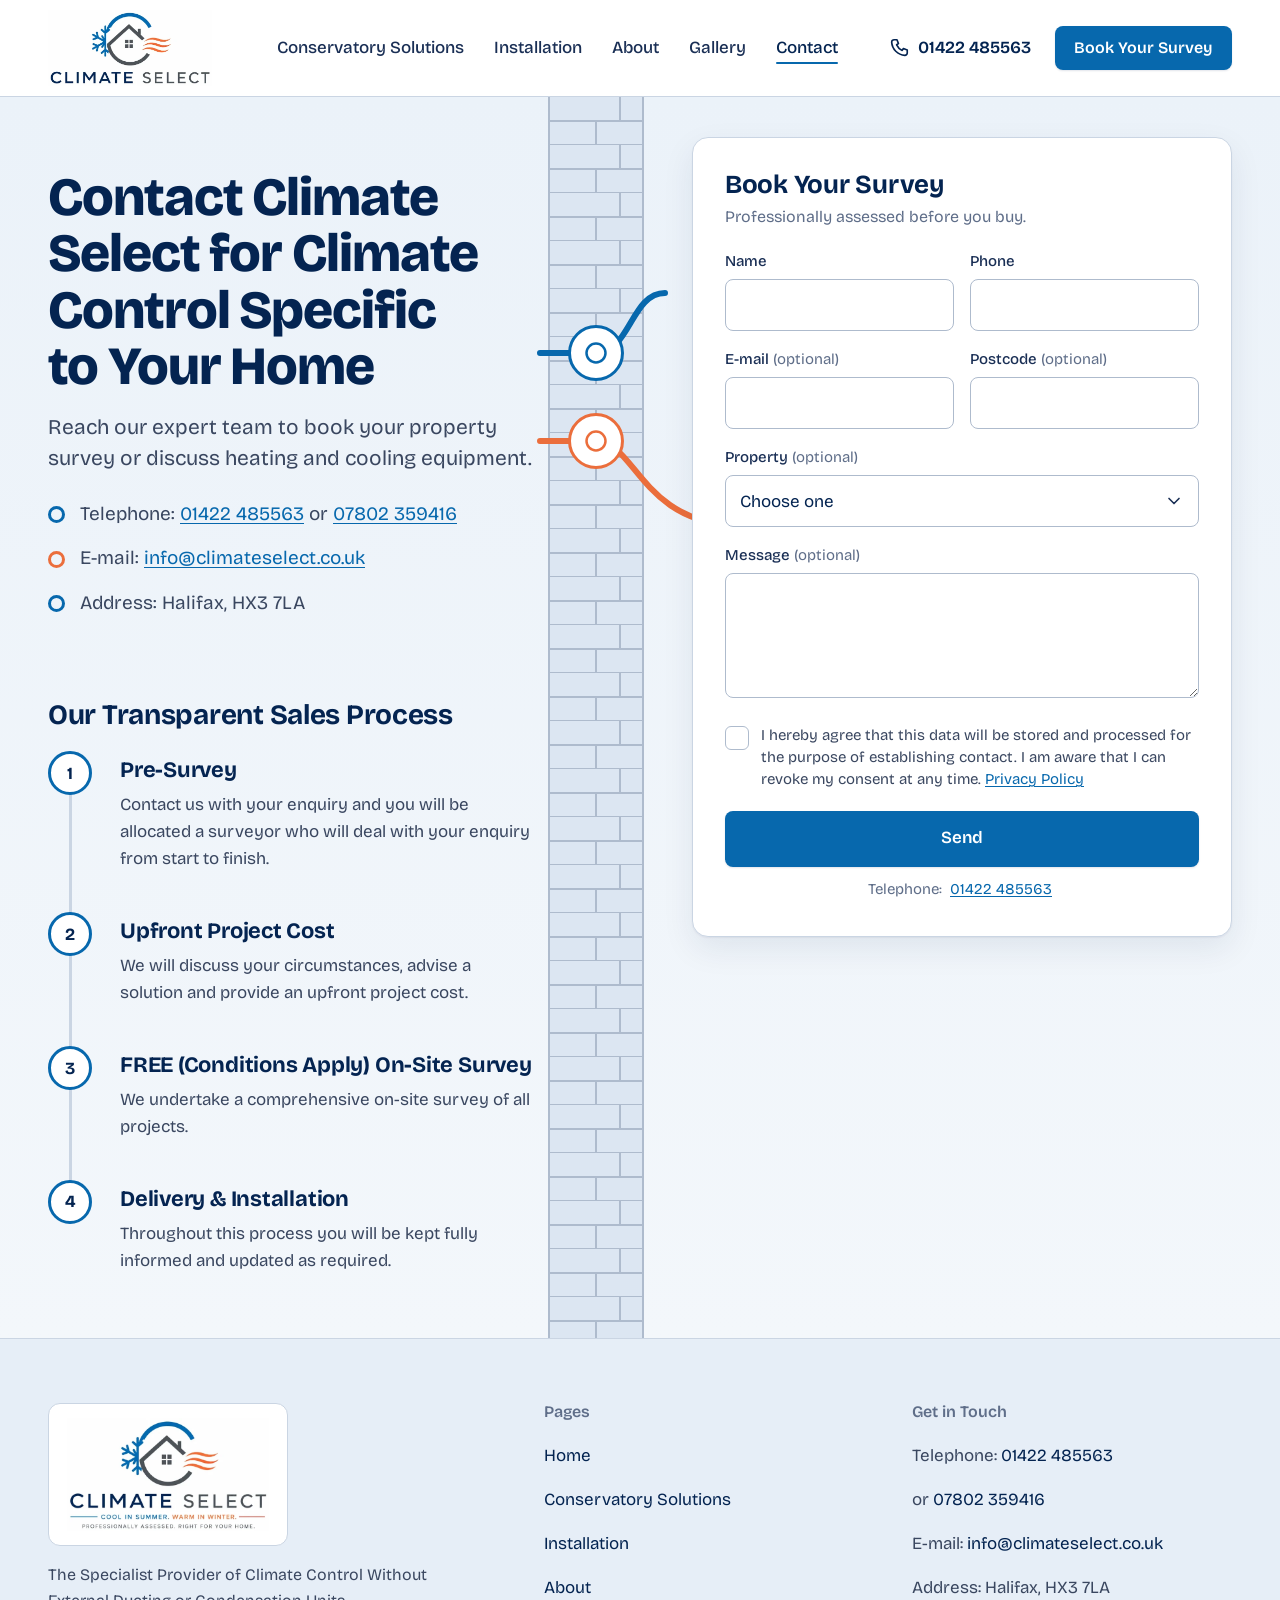
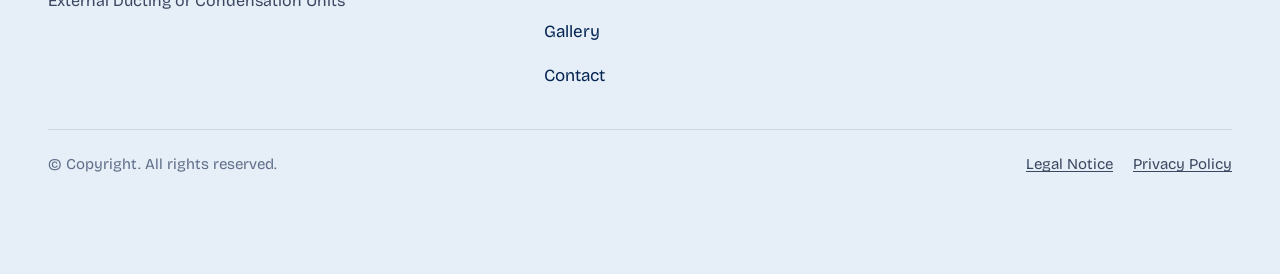
<file: contact/index.html>
<!doctype html>
<html lang="en-GB">
<head>
  <title>Contact Climate Select for Home Surveys and Equipment</title>
  <meta name="description" content="Contact Climate Select’s specialists to enquire about home surveys, equipment supply, and service details.">
  <link rel="canonical" href="https://www.climateselect.co.uk/contact/">
  <meta property="og:title" content="Contact Climate Select for Home Surveys and Equipment">
  <meta property="og:description" content="Reach our expert team to book your property survey or discuss heating and cooling equipment. Telephone 01422 485563 or 07802 359416.">
  <meta property="og:url" content="https://digitalmovementuk.github.io/climate-select/contact/">
  <meta charset="utf-8">
<meta name="viewport" content="width=device-width, initial-scale=1">
<meta name="robots" content="noindex, nofollow">
<meta name="theme-color" content="#042451">
<link rel="icon" href="../favicon.ico" sizes="32x32">
<link rel="icon" type="image/png" sizes="32x32" href="../favicon-32.png">
<link rel="icon" type="image/png" sizes="16x16" href="../favicon-16.png">
<link rel="apple-touch-icon" sizes="180x180" href="../apple-touch-icon.png">
<meta property="og:type" content="website">
<meta property="og:site_name" content="Climate Select">
<meta property="og:locale" content="en_GB">
<meta property="og:image" content="https://digitalmovementuk.github.io/climate-select/share.jpg">
<meta property="og:image:width" content="1200">
<meta property="og:image:height" content="630">
<meta property="og:image:alt" content="Climate Select: Air Conditioning Without an External Unit">
<meta name="twitter:card" content="summary_large_image">
<meta name="twitter:image" content="https://digitalmovementuk.github.io/climate-select/share.jpg">
<script>document.documentElement.classList.add('js');if(!matchMedia('(prefers-reduced-motion: reduce)').matches)document.documentElement.classList.add('motion');</script>

  <script type="application/ld+json">
  {
    "@context": "https://schema.org",
    "@graph": [
      { "@type": "HVACBusiness", "@id": "https://www.climateselect.co.uk/#business", "name": "Climate Select", "url": "https://www.climateselect.co.uk/", "logo": "https://www.climateselect.co.uk/wp-content/uploads/go-x/u/525cbdd3-9550-4557-8653-8c8a4f64cbda/image.png", "image": "https://www.climateselect.co.uk/wp-content/uploads/go-x/u/33ac1a99-0c56-4673-9639-0344caf4eeee/image.jpg", "description": "Climate Select offers professional home heating and cooling surveys with upfront pricing and expert equipment recommendations.", "telephone": "+44 1422 485563", "email": "info@climateselect.co.uk", "address": { "@type": "PostalAddress", "addressLocality": "Halifax", "addressRegion": "West Yorkshire", "postalCode": "HX3 7LA", "addressCountry": "GB" } },
      { "@type": "WebSite", "@id": "https://www.climateselect.co.uk/#website", "url": "https://www.climateselect.co.uk/", "name": "Climate Select", "inLanguage": "en-GB", "publisher": { "@id": "https://www.climateselect.co.uk/#business" } },
      { "@type": "WebPage", "@id": "https://www.climateselect.co.uk/contact/#webpage", "url": "https://www.climateselect.co.uk/contact/", "name": "Contact Climate Select for Home Surveys and Equipment", "description": "Contact Climate Select’s specialists to enquire about home surveys, equipment supply, and service details.", "inLanguage": "en-GB", "isPartOf": { "@id": "https://www.climateselect.co.uk/#website" }, "about": { "@id": "https://www.climateselect.co.uk/#business" } },
      { "@type": "BreadcrumbList", "itemListElement": [ { "@type": "ListItem", "position": 1, "name": "Home", "item": "https://www.climateselect.co.uk/" }, { "@type": "ListItem", "position": 2, "name": "Contact", "item": "https://www.climateselect.co.uk/contact/" } ] }
    ]
  }
  </script>
  <script type="module" crossorigin src="../assets/main-BRI70Kn9.js"></script>
  <link rel="stylesheet" crossorigin href="../assets/main-BZf9LhhD.css">
</head>
<body>
  <a class="skip-link" href="#main">Skip to content</a>
<header class="site-header">
  <div class="container site-header__inner">
    <a class="brand" href="../" aria-label="Climate Select, home">
      <img class="brand__img" src="../assets/logo-header-DPGOX97-.webp" alt="Climate Select" width="620" height="287" fetchpriority="high">
    </a>
    <nav class="nav" aria-label="Main">
      <ul class="nav__list">
        <li><a class="nav__link" href="../conservatory-solutions/">Conservatory Solutions</a></li>
        <li><a class="nav__link" href="../installation/">Installation</a></li>
        <li><a class="nav__link" href="../about/">About</a></li>
        <li><a class="nav__link" href="../gallery/">Gallery</a></li>
        <li><a class="nav__link" href="../contact/" aria-current="page">Contact</a></li>
      </ul>
    </nav>
    <div class="site-header__actions">
      <a class="site-header__phone" href="tel:+441422485563">
        <svg class="icon" viewBox="0 0 24 24" aria-hidden="true" focusable="false"><path d="M6.6 3h3.2l1.6 4.2-2 1.3a12.6 12.6 0 0 0 6.1 6.1l1.3-2 4.2 1.6v3.2A2.6 2.6 0 0 1 18.4 20 15.4 15.4 0 0 1 4 5.6 2.6 2.6 0 0 1 6.6 3Z" fill="none" stroke="currentColor" stroke-width="1.8" stroke-linejoin="round"/></svg>
        <span class="site-header__phone-text">01422 485563</span>
      </a>
      <a class="btn btn--primary btn--sm site-header__cta" href="#enquiry">Book Your Survey</a>
      <button class="menu-toggle" type="button" aria-expanded="false" aria-controls="site-menu" data-menu-toggle>
        <span class="menu-toggle__bars" aria-hidden="true"><i></i><i></i><i></i></span>
        <span class="menu-toggle__label">Menu</span>
      </button>
    </div>
  </div>
  <div class="site-menu" id="site-menu" data-site-menu hidden>
    <nav class="container site-menu__inner" aria-label="Menu">
      <a class="site-menu__link" href="../">Home</a>
      <a class="site-menu__link" href="../conservatory-solutions/">Conservatory Solutions</a>
      <a class="site-menu__link" href="../installation/">Installation</a>
      <a class="site-menu__link" href="../about/">About</a>
      <a class="site-menu__link" href="../gallery/">Gallery</a>
      <a class="site-menu__link" href="../contact/" aria-current="page">Contact</a>
      <a class="btn btn--primary btn--block" href="#enquiry">Book Your Survey</a>
      <a class="btn btn--secondary btn--block" href="tel:+441422485563">Telephone 01422 485563</a>
    </nav>
  </div>
</header>


  <main id="main">
    <div class="hero-wrap hero-wrap--contact">
      <div class="container hero-wrap__grid hero-wrap__grid--contact">
        <section class="hero hero--light" aria-labelledby="hero-title">
          <svg class="hero-wall hero-wall--strip" viewBox="0 0 264 2400" preserveAspectRatio="xMidYMin slice" aria-hidden="true" focusable="false">
  <!-- Desktop: the wall in elevation, 1 unit = 1px. x 0 = 56px inside the copy column's right edge;
       wall x 72-168 (96px, 16px off the copy); the form card starts at x 216 (48px of outside).
       Cool air (blue) comes in from outside through the upper vent; warm air (orange) leaves through
       the lower vent and passes behind the card. The condenser ghost hangs outside between them. -->
  <defs>
    <pattern id="hw-brick-strip-contact" width="96" height="48" patternUnits="userSpaceOnUse">
      <g fill="none" stroke-width="2" style="stroke: var(--line-strong, #AEBBCD)">
        <line x1="0" y1="24" x2="96" y2="24"/><line x1="0" y1="48" x2="96" y2="48"/>
        <line x1="48" y1="0" x2="48" y2="24"/>
        <line x1="24" y1="24" x2="24" y2="48"/><line x1="72" y1="24" x2="72" y2="48"/>
      </g>
    </pattern>
  </defs>
  <rect x="72" y="0" width="96" height="2400" fill="#DCE6F2"/>
  <rect x="72" y="0" width="96" height="2400" fill="url(#hw-brick-strip-contact)"/>
  <path d="M73 0 V2400 M167 0 V2400" fill="none" stroke-width="2" style="stroke: var(--line-strong, #AEBBCD)"/>
  
  <path class="hw-ribbon" d="M189 196 C155 196 154 256 120 256 L64 256" fill="none" stroke="#0768AD" stroke-width="6" stroke-linecap="round" stroke-linejoin="round"/>
  <path class="hw-ribbon hw-ribbon--warm" d="M64 344 L120 344 C158 344 166 424 256 428" fill="none" stroke="#EB6E3C" stroke-width="6" stroke-linecap="round" stroke-linejoin="round"/>
  <g class="hw-vent"><circle cx="120" cy="256" r="26.5" fill="#FFFFFF" stroke="#0768AD" stroke-width="3"/><circle cx="120" cy="256" r="9.5" fill="none" stroke="#0768AD" stroke-width="2.5"/></g>
  <g class="hw-vent hw-vent--warm"><circle cx="120" cy="344" r="26.5" fill="#FFFFFF" stroke="#EB6E3C" stroke-width="3"/><circle cx="120" cy="344" r="9.5" fill="none" stroke="#EB6E3C" stroke-width="2.5"/></g>
  <circle class="hw-p hw-p--cool" r="4.5" fill="#CFE3F3" style="--d:0s"/>
  <circle class="hw-p hw-p--cool" r="3.5" fill="#CFE3F3" style="--d:-1.6s"/>
  <circle class="hw-p hw-p--cool" r="4.5" fill="#CFE3F3" style="--d:-3.1s"/>
  <circle class="hw-p hw-p--warm" r="4.5" fill="#FBD5C0" style="--d:-.8s"/>
  <circle class="hw-p hw-p--warm" r="3.5" fill="#FBD5C0" style="--d:-2.4s"/>
  <circle class="hw-p hw-p--warm" r="4.5" fill="#FBD5C0" style="--d:-3.9s"/>
</svg>
<svg class="hero-wall hero-wall--band" viewBox="0 0 640 96" preserveAspectRatio="xMidYMid slice" aria-hidden="true" focusable="false">
  <defs>
    <pattern id="hw-brick-contact" width="40" height="20" patternUnits="userSpaceOnUse">
      <g stroke="rgba(4,36,81,.11)" stroke-width="1.5"><line x1="0" y1="10" x2="40" y2="10"/><line x1="0" y1="20" x2="40" y2="20"/><line x1="20" y1="0" x2="20" y2="10"/><line x1="0" y1="10" x2="0" y2="20"/></g>
    </pattern>
  </defs>
  <rect x="0" y="12" width="640" height="72" rx="8" fill="#DCE6F2"/>
  <rect x="0" y="12" width="640" height="72" rx="8" fill="url(#hw-brick-contact)"/>
  
  <path class="hw-ribbon" d="M40 48 C 150 14, 210 14, 268 48" fill="none" stroke="#0768AD" stroke-width="9" stroke-linecap="round" opacity=".9"/>
  <path class="hw-ribbon hw-ribbon--warm" d="M372 48 C 430 82, 490 82, 600 48" fill="none" stroke="#EB6E3C" stroke-width="9" stroke-linecap="round" opacity=".9"/>
  <g class="hw-vent"><circle cx="288" cy="48" r="19" fill="#F3F7FB" stroke="#0768AD" stroke-width="4"/><circle cx="288" cy="48" r="8" fill="none" stroke="#0768AD" stroke-width="3"/></g>
  <g class="hw-vent hw-vent--warm"><circle cx="352" cy="48" r="19" fill="#F3F7FB" stroke="#EB6E3C" stroke-width="4"/><circle cx="352" cy="48" r="8" fill="none" stroke="#EB6E3C" stroke-width="3"/></g>
  <circle class="hw-p hw-p--band-cool" r="4.5" fill="#CFE3F3" style="--d:0s"/>
  <circle class="hw-p hw-p--band-cool" r="3.5" fill="#CFE3F3" style="--d:-1.9s"/>
  <circle class="hw-p hw-p--band-warm" r="4.5" fill="#FBD5C0" style="--d:-.9s"/>
  <circle class="hw-p hw-p--band-warm" r="3.5" fill="#FBD5C0" style="--d:-2.8s"/>
</svg>

          <div class="hero__copy">
            <h1 class="hero__title" id="hero-title" data-rise style="--i:0">Contact Climate Select for Climate Control Specific to Your Home</h1>
            <p class="lead hero__lead" data-rise style="--i:1">Reach our expert team to book your property survey or discuss heating and cooling equipment.</p>
            <ul class="vent-list vent-list--alt vent-list--large hero__facts" data-rise style="--i:2">
              <li>Telephone: <a href="tel:+441422485563">01422 485563</a> or <a href="tel:+447802359416">07802 359416</a></li>
              <li>E-mail: <a href="mailto:info@climateselect.co.uk">info@climateselect.co.uk</a></li>
              <li>Address: Halifax, HX3 7LA</li>
            </ul>
          </div>
        </section>
        <aside class="hero-form hero-form--tall" aria-label="Book Your Survey" data-rise-card>
          <form class="enquiry" id="enquiry" data-enquiry novalidate method="post" action="/api/enquiries" aria-labelledby="enquiry-title">
  <div class="enquiry__body" data-enquiry-body>
    <h2 class="enquiry__title" id="enquiry-title">Book Your Survey</h2>
    <p class="enquiry__lead">Professionally assessed before you buy.</p>
    <div class="enquiry__fields">
      <div class="field">
        <label class="field__label" for="enquiry-name">Name</label>
        <input class="field__input" id="enquiry-name" name="name" type="text" autocomplete="name" required minlength="2" maxlength="100" aria-describedby="enquiry-name-error">
        <p class="field__error" id="enquiry-name-error" hidden></p>
      </div>
      <div class="field">
        <label class="field__label" for="enquiry-phone">Phone</label>
        <input class="field__input" id="enquiry-phone" name="phone" type="tel" inputmode="tel" autocomplete="tel" required aria-describedby="enquiry-phone-error">
        <p class="field__error" id="enquiry-phone-error" hidden></p>
      </div>
      <div class="field">
        <label class="field__label" for="enquiry-email">E-mail <span class="field__optional">(optional)</span></label>
        <input class="field__input" id="enquiry-email" name="email" type="email" autocomplete="email" maxlength="200" aria-describedby="enquiry-email-error">
        <p class="field__error" id="enquiry-email-error" hidden></p>
      </div>
      <div class="field">
        <label class="field__label" for="enquiry-postcode">Postcode <span class="field__optional">(optional)</span></label>
        <input class="field__input" id="enquiry-postcode" name="postcode" type="text" autocomplete="postal-code" maxlength="12" aria-describedby="enquiry-postcode-error">
        <p class="field__error" id="enquiry-postcode-error" hidden></p>
      </div>
      <div class="field field--full">
        <label class="field__label" for="enquiry-property">Property <span class="field__optional">(optional)</span></label>
        <select class="field__input field__select" id="enquiry-property" name="propertyType" aria-describedby="enquiry-property-error">
          <option value="">Choose one</option>
          <option>Home</option>
          <option>Flat or Apartment</option>
          <option>Conservatory</option>
          <option>Garden Room</option>
          <option>Granny Apartment</option>
          <option>Listed Building</option>
          <option>Office</option>
          <option>Hotel or Care Home</option>
          <option>Modular Building</option>
          <option>Other</option>
        </select>
        <p class="field__error" id="enquiry-property-error" hidden></p>
      </div>
      <!-- Optional Message field (form-message.html). Left out with compact=1 (hero form) or nomessage=1 (bottom form); the Contact form keeps it. -->
      
      <div class="field field--full">
        <label class="field__label" for="enquiry-message">Message <span class="field__optional">(optional)</span></label>
        <textarea class="field__input field__textarea" id="enquiry-message" name="message" rows="4" maxlength="2000" aria-describedby="enquiry-message-error"></textarea>
        <p class="field__error" id="enquiry-message-error" hidden></p>
      </div>

    </div>
    <div class="field field--consent">
      <label class="check" for="enquiry-consent">
        <input class="check__input" id="enquiry-consent" name="consent" type="checkbox" value="true" required aria-describedby="enquiry-consent-error">
        <span class="check__box" aria-hidden="true"></span>
        <span class="check__text">I hereby agree that this data will be stored and processed for the purpose of establishing contact. I am aware that I can revoke my consent at any time. <a href="https://www.climateselect.co.uk/privacy-policy/" target="_blank" rel="noopener">Privacy Policy</a></span>
      </label>
      <p class="field__error" id="enquiry-consent-error" hidden></p>
    </div>
    <div class="enquiry__honeypot" aria-hidden="true">
      <label for="enquiry-company">Company</label>
      <input id="enquiry-company" name="company" type="text" tabindex="-1" autocomplete="off">
    </div>
    <input type="hidden" name="source" value="/contact/">
    <p class="enquiry__form-error" data-enquiry-form-error role="alert" hidden></p>
    <button class="btn btn--primary btn--block enquiry__submit" type="submit" data-enquiry-submit>Send</button>
    <p class="enquiry__note">Telephone: <a href="tel:+441422485563">01422 485563</a></p>
  </div>
  <div class="enquiry__success" data-enquiry-success tabindex="-1" hidden>
    <svg class="vent-mark" viewBox="0 0 96 48" aria-hidden="true" focusable="false">
      <circle class="vent-mark__a" cx="24" cy="24" r="18" fill="none" stroke="#0768AD" stroke-width="4"/>
      <circle class="vent-mark__b" cx="72" cy="24" r="18" fill="none" stroke="#EB6E3C" stroke-width="4"/>
      <path class="vent-mark__tick" d="M15 24.5l6.5 6.5L34 18" fill="none" stroke="#0768AD" stroke-width="4" stroke-linecap="round" stroke-linejoin="round"/>
      <path class="vent-mark__wave" d="M62 24c3-4 7-4 10 0s7 4 10 0" fill="none" stroke="#EB6E3C" stroke-width="4" stroke-linecap="round"/>
    </svg>
    <h2 class="enquiry__title">Message was successfully sent</h2>
    <p><span data-enquiry-name>Thank you</span>. You will be allocated a surveyor who will deal with your enquiry from start to finish. We will telephone you on <strong data-enquiry-phone></strong>.</p>
    <p class="enquiry__note">Telephone: <a href="tel:+441422485563">01422 485563</a></p>
  </div>
</form>

        </aside>
        <div class="hero-next" aria-labelledby="next-title">
          <h2 id="next-title">Our Transparent Sales Process</h2>
          <ol class="timeline" data-timeline>
            <div class="timeline__fill" aria-hidden="true"></div>
            <li class="timeline__item"><span class="timeline__marker" aria-hidden="true">1</span><h3>Pre-Survey</h3><p>Contact us with your enquiry and you will be allocated a surveyor who will deal with your enquiry from start to finish.</p></li>
            <li class="timeline__item"><span class="timeline__marker" aria-hidden="true">2</span><h3>Upfront Project Cost</h3><p>We will discuss your circumstances, advise a solution and provide an upfront project cost.</p></li>
            <li class="timeline__item"><span class="timeline__marker" aria-hidden="true">3</span><h3>FREE (Conditions Apply) On-Site Survey</h3><p>We undertake a comprehensive on-site survey of all projects.</p></li>
            <li class="timeline__item"><span class="timeline__marker" aria-hidden="true">4</span><h3>Delivery &amp; Installation</h3><p>Throughout this process you will be kept fully informed and updated as required.</p></li>
          </ol>
        </div>
      </div>
    </div>
  </main>

  <footer class="site-footer">
  <div class="container site-footer__inner">
    <div class="site-footer__brand">
      <img src="../assets/logo-full-CCatJ6X6.webp" alt="Climate Select. Cool in summer, warm in winter. Professionally assessed, right for your home." width="620" height="348" loading="lazy">
      <p class="site-footer__blurb">The Specialist Provider of Climate Control Without External Ducting or Condensation Units</p>
    </div>
    <nav class="site-footer__col" aria-label="Pages">
      <h2 class="site-footer__title">Pages</h2>
      <ul class="site-footer__links">
        <li><a href="../">Home</a></li>
        <li><a href="../conservatory-solutions/">Conservatory Solutions</a></li>
        <li><a href="../installation/">Installation</a></li>
        <li><a href="../about/">About</a></li>
        <li><a href="../gallery/">Gallery</a></li>
        <li><a href="../contact/">Contact</a></li>
      </ul>
    </nav>
    <div class="site-footer__col">
      <h2 class="site-footer__title">Get in Touch</h2>
      <ul class="site-footer__links">
        <li>Telephone:&nbsp;<a href="tel:+441422485563">01422 485563</a></li>
        <li>or&nbsp;<a href="tel:+447802359416">07802 359416</a></li>
        <li>E-mail:&nbsp;<a href="mailto:info@climateselect.co.uk">info@climateselect.co.uk</a></li>
        <li>Address: Halifax, HX3 7LA</li>
      </ul>
    </div>
  </div>
  <div class="container site-footer__bottom">
    <span>&copy; Copyright. All rights reserved.</span>
    <span class="site-footer__legal"><a href="https://www.climateselect.co.uk/legal-notice/">Legal Notice</a> <a href="https://www.climateselect.co.uk/privacy-policy/">Privacy Policy</a></span>
  </div>
</footer>
<div class="sticky-bar" data-sticky-bar role="region" aria-label="Telephone Climate Select or book your survey">
  <div class="container sticky-bar__inner">
    <p class="sticky-bar__prompt">Not Sure Which Air Conditioning System is Right For You?</p>
    <a class="btn btn--call sticky-bar__call" href="tel:+441422485563" aria-label="Telephone 01422 485563">
      <svg class="icon" viewBox="0 0 24 24" aria-hidden="true" focusable="false"><path d="M6.6 3h3.2l1.6 4.2-2 1.3a12.6 12.6 0 0 0 6.1 6.1l1.3-2 4.2 1.6v3.2A2.6 2.6 0 0 1 18.4 20 15.4 15.4 0 0 1 4 5.6 2.6 2.6 0 0 1 6.6 3Z" fill="none" stroke="currentColor" stroke-width="2" stroke-linejoin="round"/></svg>
      <span><span class="sticky-bar__word">Telephone </span>01422 485563</span>
    </a>
    <a class="btn btn--primary sticky-bar__cta" href="#enquiry">Book Your Survey</a>
  </div>
</div>

</body>
</html>
</file>
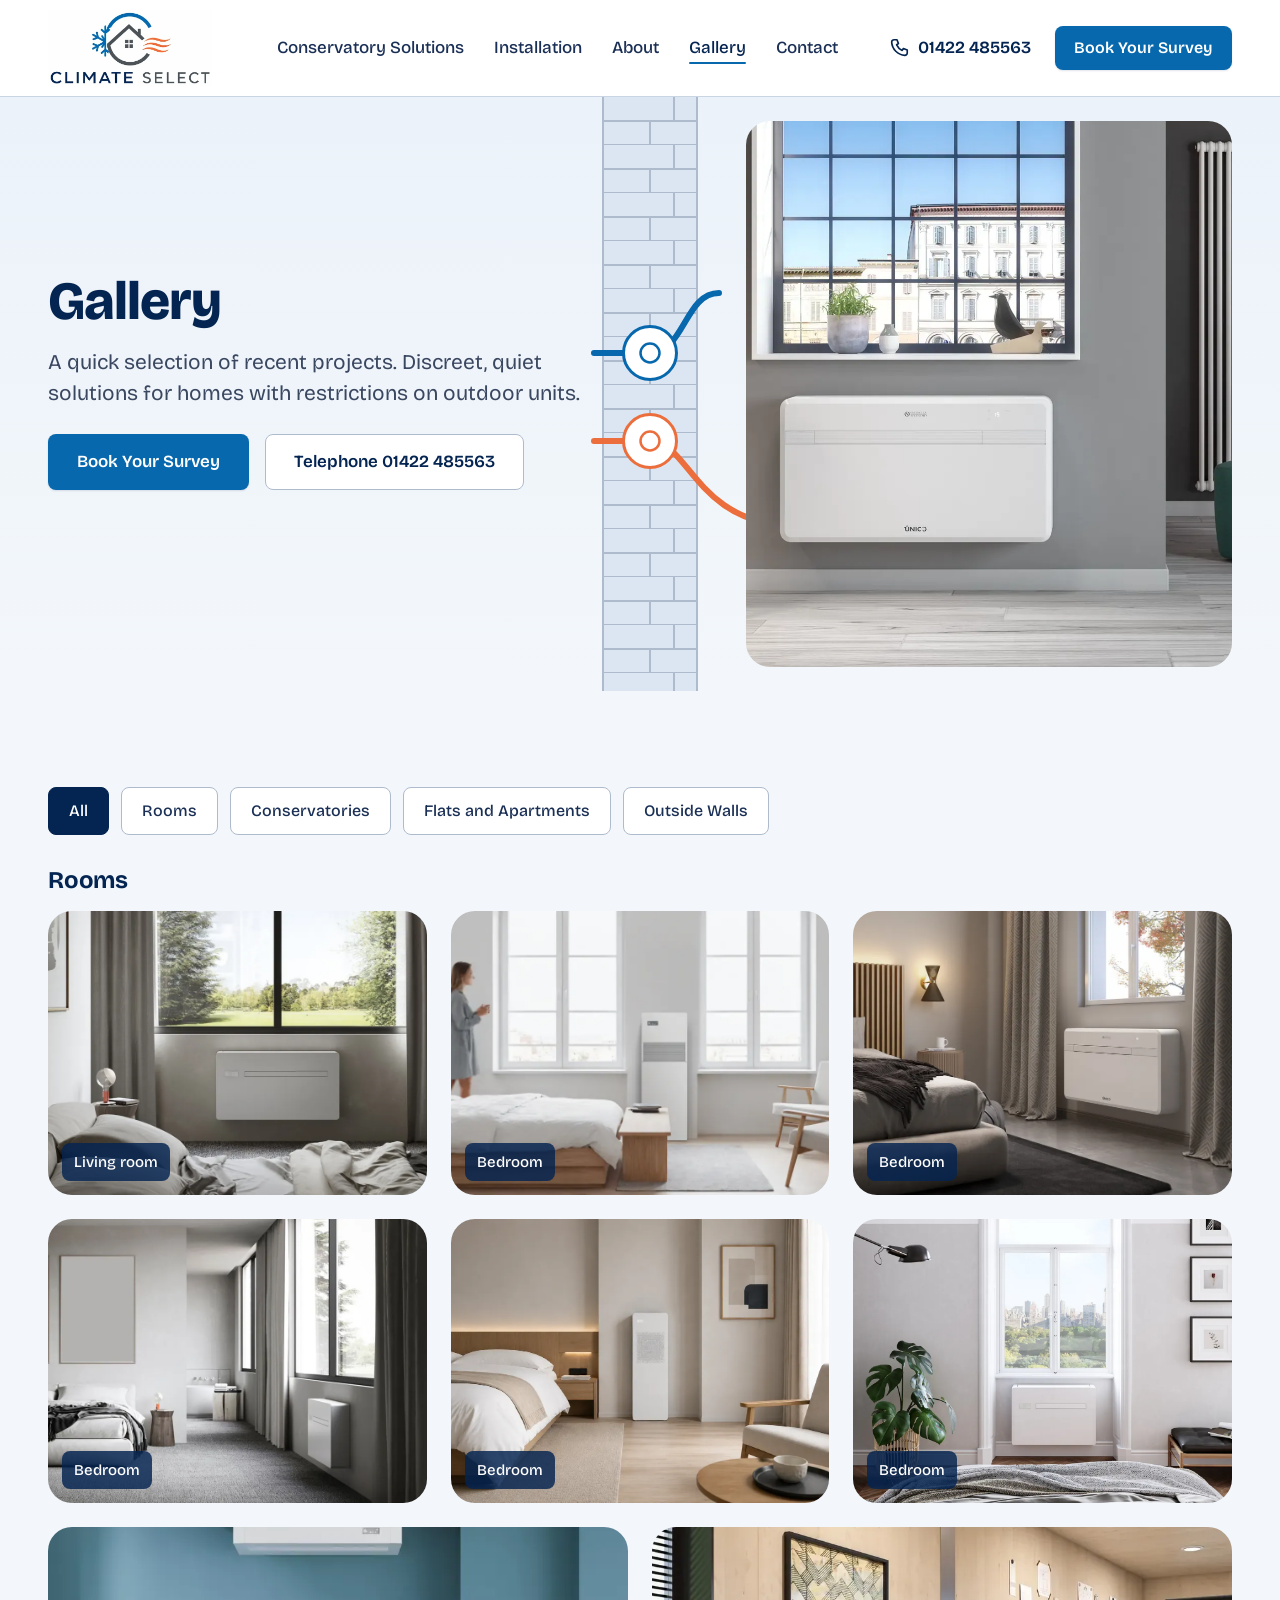
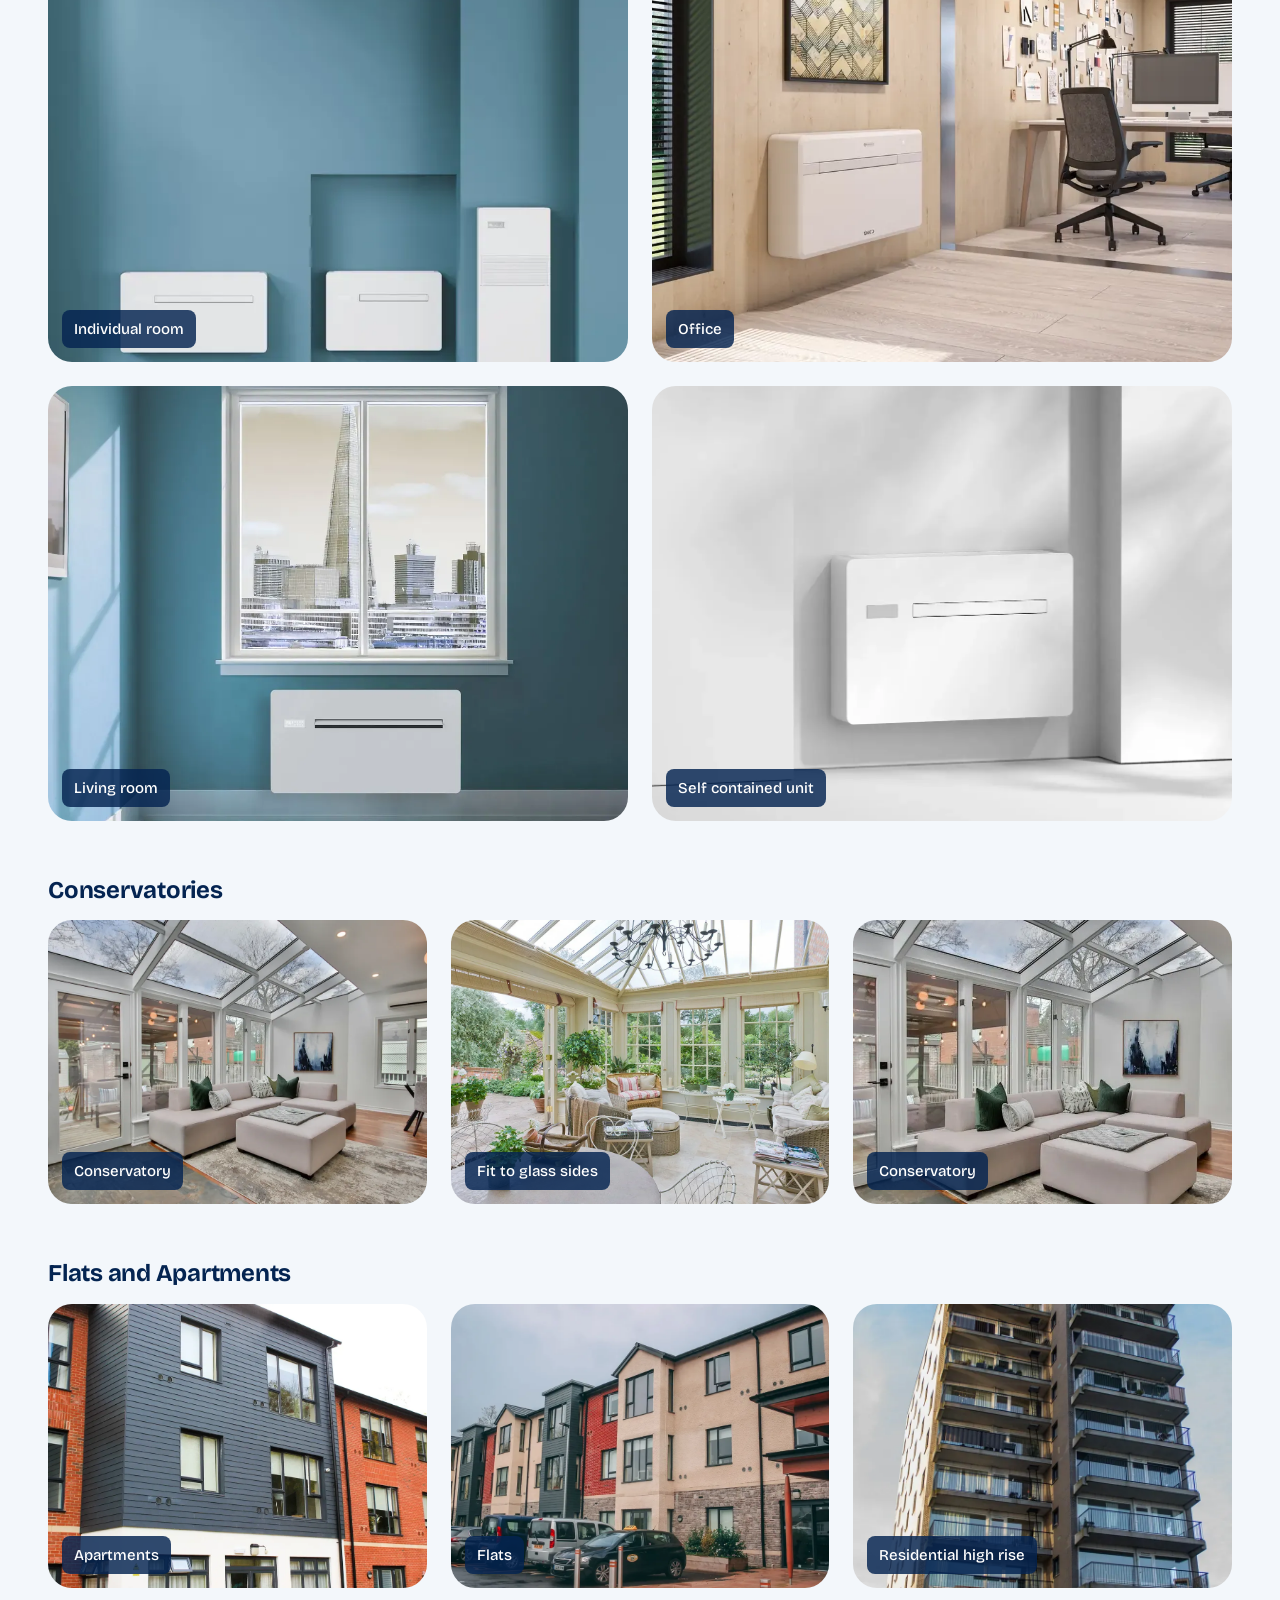
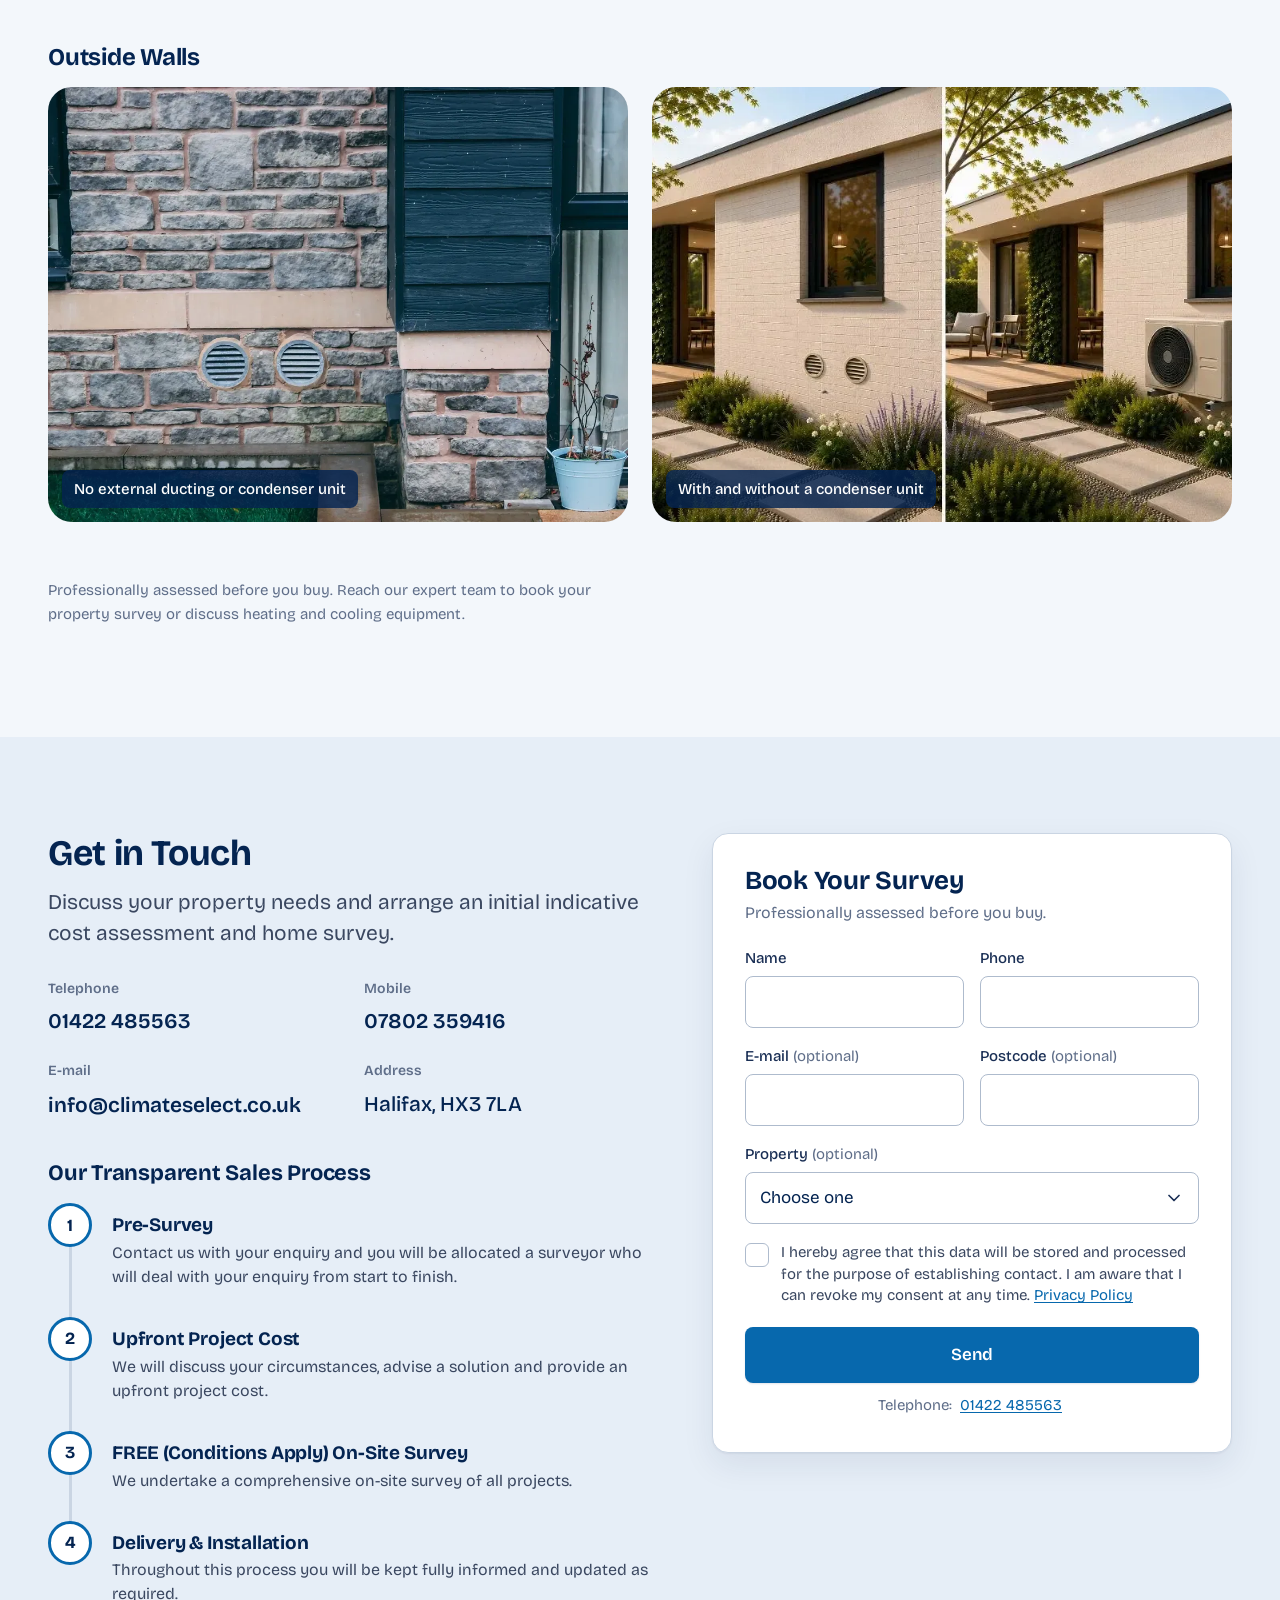
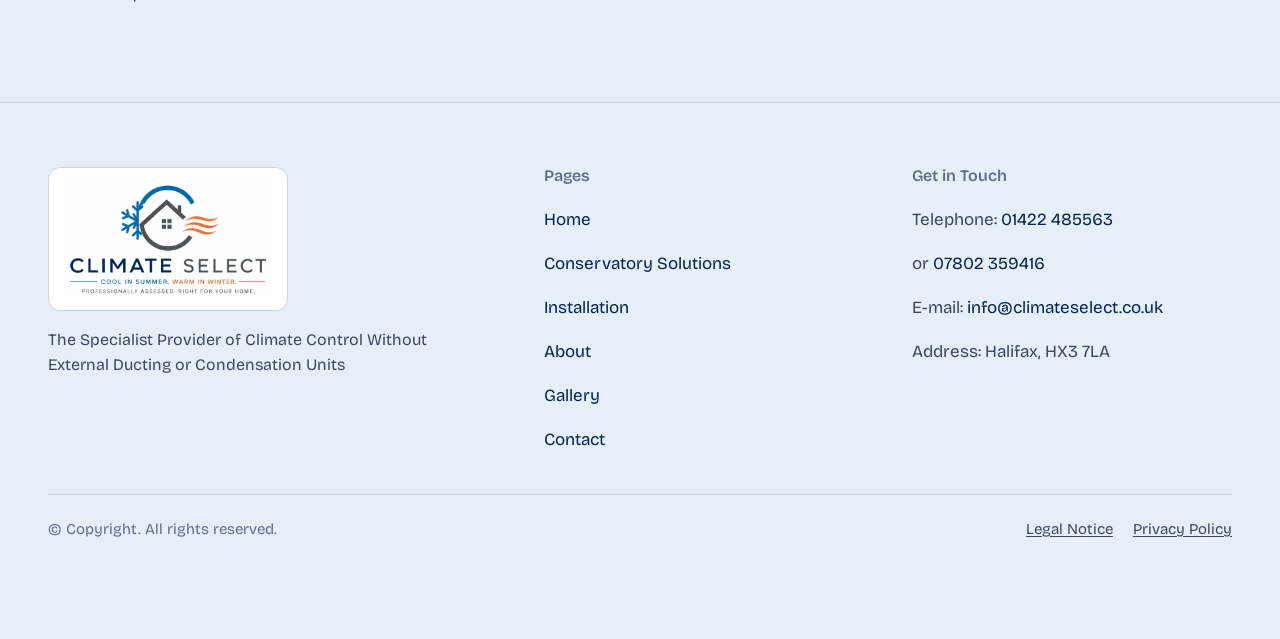
<file: gallery/index.html>
<!doctype html>
<html lang="en-GB">
<head>
  <title>Gallery</title>
  <meta name="description" content="A Quick Selection of Recent Projects.">
  <link rel="canonical" href="https://www.climateselect.co.uk/gallery/">
  <meta property="og:title" content="Gallery | Climate Select">
  <meta property="og:description" content="A quick selection of recent projects. Discreet, quiet solutions for homes with restrictions on outdoor units.">
  <meta property="og:url" content="https://digitalmovementuk.github.io/climate-select/gallery/">
  <meta charset="utf-8">
<meta name="viewport" content="width=device-width, initial-scale=1">
<meta name="robots" content="noindex, nofollow">
<meta name="theme-color" content="#042451">
<link rel="icon" href="../favicon.ico" sizes="32x32">
<link rel="icon" type="image/png" sizes="32x32" href="../favicon-32.png">
<link rel="icon" type="image/png" sizes="16x16" href="../favicon-16.png">
<link rel="apple-touch-icon" sizes="180x180" href="../apple-touch-icon.png">
<meta property="og:type" content="website">
<meta property="og:site_name" content="Climate Select">
<meta property="og:locale" content="en_GB">
<meta property="og:image" content="https://digitalmovementuk.github.io/climate-select/share.jpg">
<meta property="og:image:width" content="1200">
<meta property="og:image:height" content="630">
<meta property="og:image:alt" content="Climate Select: Air Conditioning Without an External Unit">
<meta name="twitter:card" content="summary_large_image">
<meta name="twitter:image" content="https://digitalmovementuk.github.io/climate-select/share.jpg">
<script>document.documentElement.classList.add('js');if(!matchMedia('(prefers-reduced-motion: reduce)').matches)document.documentElement.classList.add('motion');</script>

  <script type="application/ld+json">
  {
    "@context": "https://schema.org",
    "@graph": [
      { "@type": "HVACBusiness", "@id": "https://www.climateselect.co.uk/#business", "name": "Climate Select", "url": "https://www.climateselect.co.uk/", "logo": "https://www.climateselect.co.uk/wp-content/uploads/go-x/u/525cbdd3-9550-4557-8653-8c8a4f64cbda/image.png", "image": "https://www.climateselect.co.uk/wp-content/uploads/go-x/u/33ac1a99-0c56-4673-9639-0344caf4eeee/image.jpg", "description": "Climate Select offers professional home heating and cooling surveys with upfront pricing and expert equipment recommendations.", "telephone": "+44 1422 485563", "email": "info@climateselect.co.uk", "address": { "@type": "PostalAddress", "addressLocality": "Halifax", "addressRegion": "West Yorkshire", "postalCode": "HX3 7LA", "addressCountry": "GB" } },
      { "@type": "WebSite", "@id": "https://www.climateselect.co.uk/#website", "url": "https://www.climateselect.co.uk/", "name": "Climate Select", "inLanguage": "en-GB", "publisher": { "@id": "https://www.climateselect.co.uk/#business" } },
      { "@type": "WebPage", "@id": "https://www.climateselect.co.uk/gallery/#webpage", "url": "https://www.climateselect.co.uk/gallery/", "name": "Gallery", "description": "A Quick Selection of Recent Projects.", "inLanguage": "en-GB", "isPartOf": { "@id": "https://www.climateselect.co.uk/#website" }, "about": { "@id": "https://www.climateselect.co.uk/#business" } },
      { "@type": "BreadcrumbList", "itemListElement": [ { "@type": "ListItem", "position": 1, "name": "Home", "item": "https://www.climateselect.co.uk/" }, { "@type": "ListItem", "position": 2, "name": "Gallery", "item": "https://www.climateselect.co.uk/gallery/" } ] }
    ]
  }
  </script>
  <script type="module" crossorigin src="../assets/main-BRI70Kn9.js"></script>
  <link rel="stylesheet" crossorigin href="../assets/main-BZf9LhhD.css">
</head>
<body>
  <a class="skip-link" href="#main">Skip to content</a>
<header class="site-header">
  <div class="container site-header__inner">
    <a class="brand" href="../" aria-label="Climate Select, home">
      <img class="brand__img" src="../assets/logo-header-DPGOX97-.webp" alt="Climate Select" width="620" height="287" fetchpriority="high">
    </a>
    <nav class="nav" aria-label="Main">
      <ul class="nav__list">
        <li><a class="nav__link" href="../conservatory-solutions/">Conservatory Solutions</a></li>
        <li><a class="nav__link" href="../installation/">Installation</a></li>
        <li><a class="nav__link" href="../about/">About</a></li>
        <li><a class="nav__link" href="../gallery/" aria-current="page">Gallery</a></li>
        <li><a class="nav__link" href="../contact/">Contact</a></li>
      </ul>
    </nav>
    <div class="site-header__actions">
      <a class="site-header__phone" href="tel:+441422485563">
        <svg class="icon" viewBox="0 0 24 24" aria-hidden="true" focusable="false"><path d="M6.6 3h3.2l1.6 4.2-2 1.3a12.6 12.6 0 0 0 6.1 6.1l1.3-2 4.2 1.6v3.2A2.6 2.6 0 0 1 18.4 20 15.4 15.4 0 0 1 4 5.6 2.6 2.6 0 0 1 6.6 3Z" fill="none" stroke="currentColor" stroke-width="1.8" stroke-linejoin="round"/></svg>
        <span class="site-header__phone-text">01422 485563</span>
      </a>
      <a class="btn btn--primary btn--sm site-header__cta" href="#enquiry">Book Your Survey</a>
      <button class="menu-toggle" type="button" aria-expanded="false" aria-controls="site-menu" data-menu-toggle>
        <span class="menu-toggle__bars" aria-hidden="true"><i></i><i></i><i></i></span>
        <span class="menu-toggle__label">Menu</span>
      </button>
    </div>
  </div>
  <div class="site-menu" id="site-menu" data-site-menu hidden>
    <nav class="container site-menu__inner" aria-label="Menu">
      <a class="site-menu__link" href="../">Home</a>
      <a class="site-menu__link" href="../conservatory-solutions/">Conservatory Solutions</a>
      <a class="site-menu__link" href="../installation/">Installation</a>
      <a class="site-menu__link" href="../about/">About</a>
      <a class="site-menu__link" href="../gallery/" aria-current="page">Gallery</a>
      <a class="site-menu__link" href="../contact/">Contact</a>
      <a class="btn btn--primary btn--block" href="#enquiry">Book Your Survey</a>
      <a class="btn btn--secondary btn--block" href="tel:+441422485563">Telephone 01422 485563</a>
    </nav>
  </div>
</header>


  <main id="main">
    <div class="hero-wrap">
      <div class="container hero-wrap__grid hero-wrap__grid--media">
        <section class="hero hero--light" aria-labelledby="hero-title">
          <svg class="hero-wall hero-wall--strip" viewBox="0 0 264 2400" preserveAspectRatio="xMidYMin slice" aria-hidden="true" focusable="false">
  <!-- Desktop: the wall in elevation, 1 unit = 1px. x 0 = 56px inside the copy column's right edge;
       wall x 72-168 (96px, 16px off the copy); the form card starts at x 216 (48px of outside).
       Cool air (blue) comes in from outside through the upper vent; warm air (orange) leaves through
       the lower vent and passes behind the card. The condenser ghost hangs outside between them. -->
  <defs>
    <pattern id="hw-brick-strip-gallery" width="96" height="48" patternUnits="userSpaceOnUse">
      <g fill="none" stroke-width="2" style="stroke: var(--line-strong, #AEBBCD)">
        <line x1="0" y1="24" x2="96" y2="24"/><line x1="0" y1="48" x2="96" y2="48"/>
        <line x1="48" y1="0" x2="48" y2="24"/>
        <line x1="24" y1="24" x2="24" y2="48"/><line x1="72" y1="24" x2="72" y2="48"/>
      </g>
    </pattern>
  </defs>
  <rect x="72" y="0" width="96" height="2400" fill="#DCE6F2"/>
  <rect x="72" y="0" width="96" height="2400" fill="url(#hw-brick-strip-gallery)"/>
  <path d="M73 0 V2400 M167 0 V2400" fill="none" stroke-width="2" style="stroke: var(--line-strong, #AEBBCD)"/>
  
  <path class="hw-ribbon" d="M189 196 C155 196 154 256 120 256 L64 256" fill="none" stroke="#0768AD" stroke-width="6" stroke-linecap="round" stroke-linejoin="round"/>
  <path class="hw-ribbon hw-ribbon--warm" d="M64 344 L120 344 C158 344 166 424 256 428" fill="none" stroke="#EB6E3C" stroke-width="6" stroke-linecap="round" stroke-linejoin="round"/>
  <g class="hw-vent"><circle cx="120" cy="256" r="26.5" fill="#FFFFFF" stroke="#0768AD" stroke-width="3"/><circle cx="120" cy="256" r="9.5" fill="none" stroke="#0768AD" stroke-width="2.5"/></g>
  <g class="hw-vent hw-vent--warm"><circle cx="120" cy="344" r="26.5" fill="#FFFFFF" stroke="#EB6E3C" stroke-width="3"/><circle cx="120" cy="344" r="9.5" fill="none" stroke="#EB6E3C" stroke-width="2.5"/></g>
  <circle class="hw-p hw-p--cool" r="4.5" fill="#CFE3F3" style="--d:0s"/>
  <circle class="hw-p hw-p--cool" r="3.5" fill="#CFE3F3" style="--d:-1.6s"/>
  <circle class="hw-p hw-p--cool" r="4.5" fill="#CFE3F3" style="--d:-3.1s"/>
  <circle class="hw-p hw-p--warm" r="4.5" fill="#FBD5C0" style="--d:-.8s"/>
  <circle class="hw-p hw-p--warm" r="3.5" fill="#FBD5C0" style="--d:-2.4s"/>
  <circle class="hw-p hw-p--warm" r="4.5" fill="#FBD5C0" style="--d:-3.9s"/>
</svg>
<svg class="hero-wall hero-wall--band" viewBox="0 0 640 96" preserveAspectRatio="xMidYMid slice" aria-hidden="true" focusable="false">
  <defs>
    <pattern id="hw-brick-gallery" width="40" height="20" patternUnits="userSpaceOnUse">
      <g stroke="rgba(4,36,81,.11)" stroke-width="1.5"><line x1="0" y1="10" x2="40" y2="10"/><line x1="0" y1="20" x2="40" y2="20"/><line x1="20" y1="0" x2="20" y2="10"/><line x1="0" y1="10" x2="0" y2="20"/></g>
    </pattern>
  </defs>
  <rect x="0" y="12" width="640" height="72" rx="8" fill="#DCE6F2"/>
  <rect x="0" y="12" width="640" height="72" rx="8" fill="url(#hw-brick-gallery)"/>
  
  <path class="hw-ribbon" d="M40 48 C 150 14, 210 14, 268 48" fill="none" stroke="#0768AD" stroke-width="9" stroke-linecap="round" opacity=".9"/>
  <path class="hw-ribbon hw-ribbon--warm" d="M372 48 C 430 82, 490 82, 600 48" fill="none" stroke="#EB6E3C" stroke-width="9" stroke-linecap="round" opacity=".9"/>
  <g class="hw-vent"><circle cx="288" cy="48" r="19" fill="#F3F7FB" stroke="#0768AD" stroke-width="4"/><circle cx="288" cy="48" r="8" fill="none" stroke="#0768AD" stroke-width="3"/></g>
  <g class="hw-vent hw-vent--warm"><circle cx="352" cy="48" r="19" fill="#F3F7FB" stroke="#EB6E3C" stroke-width="4"/><circle cx="352" cy="48" r="8" fill="none" stroke="#EB6E3C" stroke-width="3"/></g>
  <circle class="hw-p hw-p--band-cool" r="4.5" fill="#CFE3F3" style="--d:0s"/>
  <circle class="hw-p hw-p--band-cool" r="3.5" fill="#CFE3F3" style="--d:-1.9s"/>
  <circle class="hw-p hw-p--band-warm" r="4.5" fill="#FBD5C0" style="--d:-.9s"/>
  <circle class="hw-p hw-p--band-warm" r="3.5" fill="#FBD5C0" style="--d:-2.8s"/>
</svg>

          <div class="hero__copy">
            <h1 class="hero__title" id="hero-title" data-rise style="--i:0">Gallery</h1>
            <p class="lead hero__lead" data-rise style="--i:1">A quick selection of recent projects. Discreet, quiet solutions for homes with restrictions on outdoor units.</p>
            <div class="btn-row hero__actions" data-rise style="--i:2">
              <a class="btn btn--primary btn--lg" href="#enquiry">Book Your Survey</a>
              <a class="btn btn--secondary btn--lg" href="tel:+441422485563">Telephone 01422 485563</a>
            </div>
          </div>
        </section>
        <div class="hero-media" data-rise-card>
          <div class="frame frame--4x3"><img src="../assets/gallery-room-window-F5om6Yf_.webp" alt="Living room with a white wall unit below a large window and a potted plant" width="1200" height="1070" fetchpriority="high"></div>
        </div>
      </div>
    </div>

    <section class="section" aria-label="Gallery">
      <div class="container">
        <div class="gallery-filter" role="group" aria-label="Show">
          <button class="gallery-filter__btn" type="button" data-filter="all" aria-pressed="true">All</button>
          <button class="gallery-filter__btn" type="button" data-filter="rooms" aria-pressed="false">Rooms</button>
          <button class="gallery-filter__btn" type="button" data-filter="conservatories" aria-pressed="false">Conservatories</button>
          <button class="gallery-filter__btn" type="button" data-filter="buildings" aria-pressed="false">Flats and Apartments</button>
          <button class="gallery-filter__btn" type="button" data-filter="exteriors" aria-pressed="false">Outside Walls</button>
        </div>

        <div class="gallery-groups" data-gallery-groups>
          <section class="gallery-group" data-group="rooms" aria-labelledby="g-rooms">
            <h2 class="gallery-group__title" id="g-rooms">Rooms</h2>
            <div class="gallery">
              <figure class="gallery__item"><img src="../assets/hero-living-room-D6Q1Q6ET.webp" alt="Living room with a slim wall unit beneath a window" width="1200" height="674" loading="lazy"><figcaption class="gallery__cap">Living room</figcaption></figure>
              <figure class="gallery__item"><img src="../assets/gallery-bedroom-floor-unit-RaXbfAjV.webp" alt="Bedroom with a freestanding white unit beside the window" width="1000" height="600" loading="lazy"><figcaption class="gallery__cap">Bedroom</figcaption></figure>
              <figure class="gallery__item"><img src="../assets/pricing-bedroom-Cr-kVcvj.webp" alt="Bedroom with a slim white unit beneath the window and grey curtains" width="1200" height="677" loading="lazy"><figcaption class="gallery__cap">Bedroom</figcaption></figure>
              <figure class="gallery__item"><img src="../assets/gallery-bright-bedroom-BMKyv5SM.webp" alt="Bright bedroom with a neutral wall unit beside the window" width="1200" height="674" loading="lazy"><figcaption class="gallery__cap">Bedroom</figcaption></figure>
              <!-- Phones: the four photos above stay visible; this native disclosure reveals the rest of the group (the phone block at the end of site.css). Desktop never shows it. -->
              <details class="gallery__more"><summary class="gallery__more-summary">More photos</summary></details>
              <figure class="gallery__item"><img src="../assets/survey-bedroom-Bggo-3J2.webp" alt="Bedroom with a neutral wall-mounted unit" width="1200" height="801" loading="lazy"><figcaption class="gallery__cap">Bedroom</figcaption></figure>
              <figure class="gallery__item"><img src="../assets/discreet-bedroom-McjAwTh_.webp" alt="Bedroom with a discreet white unit under the window and a plant" width="1200" height="967" loading="lazy"><figcaption class="gallery__cap">Bedroom</figcaption></figure>
              <figure class="gallery__item"><img src="../assets/gallery-blue-room-DQrCuvfE.webp" alt="Blue-walled room with a white wall unit and a window" width="848" height="1200" loading="lazy"><figcaption class="gallery__cap">Individual room</figcaption></figure>
              <figure class="gallery__item"><img src="../assets/gallery-office-DBhreDbD.webp" alt="Home office with a white wall unit beneath a window and a desk" width="1200" height="677" loading="lazy"><figcaption class="gallery__cap">Office</figcaption></figure>
              <figure class="gallery__item"><img src="../assets/room-window-unit-7uGXvBZI.webp" alt="Room with a window above a neutral wall-mounted unit" width="1116" height="1200" loading="lazy"><figcaption class="gallery__cap">Living room</figcaption></figure>
              <figure class="gallery__item"><img src="../assets/modern-wall-unit-CahAysjq.webp" alt="Plain white wall with a modern wall-mounted unit" width="1200" height="1200" loading="lazy"><figcaption class="gallery__cap">Self contained unit</figcaption></figure>
            </div>
          </section>

          <section class="gallery-group" data-group="conservatories" aria-labelledby="g-cons">
            <h2 class="gallery-group__title" id="g-cons">Conservatories</h2>
            <div class="gallery">
              <figure class="gallery__item"><img src="../assets/conservatory-glazed-room-DFid9HQl.webp" alt="Glazed conservatory furnished as a living room" width="1200" height="800" loading="lazy"><figcaption class="gallery__cap">Conservatory</figcaption></figure>
              <figure class="gallery__item"><img src="../assets/conservatory-glass-side-DbYtvzsY.webp" alt="Conservatory with glass sides and a glass roof, furnished with plants and armchairs" width="1200" height="800" loading="lazy"><figcaption class="gallery__cap">Fit to glass sides</figcaption></figure>
              <figure class="gallery__item"><img src="../assets/conservatory-skylight-OVxmTuZV.webp" alt="Conservatory with a glass roof and a sofa" width="683" height="643" loading="lazy"><figcaption class="gallery__cap">Conservatory</figcaption></figure>
            </div>
          </section>

          <section class="gallery-group" data-group="buildings" aria-labelledby="g-build">
            <h2 class="gallery-group__title" id="g-build">Flats and Apartments</h2>
            <div class="gallery">
              <figure class="gallery__item"><img src="../assets/gallery-apartments-red-DelxMTMY.webp" alt="Modern apartment block with red and grey facades" width="1200" height="800" loading="lazy"><figcaption class="gallery__cap">Apartments</figcaption></figure>
              <figure class="gallery__item"><img src="../assets/gallery-apartment-block-BwCScVen.webp" alt="Brick apartment building with parked cars in front" width="1200" height="800" loading="lazy"><figcaption class="gallery__cap">Flats</figcaption></figure>
              <figure class="gallery__item"><img src="../assets/gallery-tower-block-C-r2lErz.webp" alt="Tall residential tower block with balconies" width="800" height="1200" loading="lazy"><figcaption class="gallery__cap">Residential high rise</figcaption></figure>
            </div>
          </section>

          <section class="gallery-group" data-group="exteriors" aria-labelledby="g-ext">
            <h2 class="gallery-group__title" id="g-ext">Outside Walls</h2>
            <div class="gallery">
              <figure class="gallery__item"><img src="../assets/exterior-stone-vents-bfsbBKJW.webp" alt="Stone wall with two round vents and no external unit" width="1200" height="800" loading="lazy"><figcaption class="gallery__cap">No external ducting or condenser unit</figcaption></figure>
              <figure class="gallery__item"><img src="../assets/problem-terrace-outdoor-units-C2OqqJBX.webp" alt="Two views of the same house side by side: on the left, a round wall vent with no external unit; on the right, a condenser unit fixed to the outside wall" width="966" height="544" loading="lazy"><figcaption class="gallery__cap">With and without a condenser unit</figcaption></figure>
            </div>
          </section>
        </div>
        <p class="gallery-note">Professionally assessed before you buy. Reach our expert team to book your property survey or discuss heating and cooling equipment.</p>
      </div>
    </section>

    <section class="section section--alt" id="book" aria-labelledby="book-title">
      <div class="container book">
        <div class="book__aside">
          <h2 id="book-title">Get in Touch</h2>
          <p class="lead">Discuss your property needs and arrange an initial indicative cost assessment and home survey.</p>
          <div class="contact-details contact-details--2">
            <div class="contact-details__item"><span class="contact-details__label">Telephone</span><a class="contact-details__value" href="tel:+441422485563">01422 485563</a></div>
            <div class="contact-details__item"><span class="contact-details__label">Mobile</span><a class="contact-details__value" href="tel:+447802359416">07802 359416</a></div>
            <div class="contact-details__item"><span class="contact-details__label">E-mail</span><a class="contact-details__value" href="mailto:info@climateselect.co.uk">info@climateselect.co.uk</a></div>
            <div class="contact-details__item"><span class="contact-details__label">Address</span><span class="contact-details__value contact-details__value--plain">Halifax, HX3 7LA</span></div>
          </div>
          <div class="book__next">
            <h3 id="book-next-title">Our Transparent Sales Process</h3>
            <ol class="timeline" data-timeline aria-labelledby="book-next-title">
              <div class="timeline__fill" aria-hidden="true"></div>
              <li class="timeline__item"><span class="timeline__marker" aria-hidden="true">1</span><h4>Pre-Survey</h4><p>Contact us with your enquiry and you will be allocated a surveyor who will deal with your enquiry from start to finish.</p></li>
              <li class="timeline__item"><span class="timeline__marker" aria-hidden="true">2</span><h4>Upfront Project Cost</h4><p>We will discuss your circumstances, advise a solution and provide an upfront project cost.</p></li>
              <li class="timeline__item"><span class="timeline__marker" aria-hidden="true">3</span><h4>FREE (Conditions Apply) On-Site Survey</h4><p>We undertake a comprehensive on-site survey of all projects.</p></li>
              <li class="timeline__item"><span class="timeline__marker" aria-hidden="true">4</span><h4>Delivery &amp; Installation</h4><p>Throughout this process you will be kept fully informed and updated as required.</p></li>
            </ol>
          </div>
        </div>
        <form class="enquiry" id="enquiry" data-enquiry novalidate method="post" action="/api/enquiries" aria-labelledby="enquiry-title">
  <div class="enquiry__body" data-enquiry-body>
    <h2 class="enquiry__title" id="enquiry-title">Book Your Survey</h2>
    <p class="enquiry__lead">Professionally assessed before you buy.</p>
    <div class="enquiry__fields">
      <div class="field">
        <label class="field__label" for="enquiry-name">Name</label>
        <input class="field__input" id="enquiry-name" name="name" type="text" autocomplete="name" required minlength="2" maxlength="100" aria-describedby="enquiry-name-error">
        <p class="field__error" id="enquiry-name-error" hidden></p>
      </div>
      <div class="field">
        <label class="field__label" for="enquiry-phone">Phone</label>
        <input class="field__input" id="enquiry-phone" name="phone" type="tel" inputmode="tel" autocomplete="tel" required aria-describedby="enquiry-phone-error">
        <p class="field__error" id="enquiry-phone-error" hidden></p>
      </div>
      <div class="field">
        <label class="field__label" for="enquiry-email">E-mail <span class="field__optional">(optional)</span></label>
        <input class="field__input" id="enquiry-email" name="email" type="email" autocomplete="email" maxlength="200" aria-describedby="enquiry-email-error">
        <p class="field__error" id="enquiry-email-error" hidden></p>
      </div>
      <div class="field">
        <label class="field__label" for="enquiry-postcode">Postcode <span class="field__optional">(optional)</span></label>
        <input class="field__input" id="enquiry-postcode" name="postcode" type="text" autocomplete="postal-code" maxlength="12" aria-describedby="enquiry-postcode-error">
        <p class="field__error" id="enquiry-postcode-error" hidden></p>
      </div>
      <div class="field field--full">
        <label class="field__label" for="enquiry-property">Property <span class="field__optional">(optional)</span></label>
        <select class="field__input field__select" id="enquiry-property" name="propertyType" aria-describedby="enquiry-property-error">
          <option value="">Choose one</option>
          <option>Home</option>
          <option>Flat or Apartment</option>
          <option>Conservatory</option>
          <option>Garden Room</option>
          <option>Granny Apartment</option>
          <option>Listed Building</option>
          <option>Office</option>
          <option>Hotel or Care Home</option>
          <option>Modular Building</option>
          <option>Other</option>
        </select>
        <p class="field__error" id="enquiry-property-error" hidden></p>
      </div>
      <!-- Optional Message field (form-message.html). Left out with compact=1 (hero form) or nomessage=1 (bottom form); the Contact form keeps it. -->
      
    </div>
    <div class="field field--consent">
      <label class="check" for="enquiry-consent">
        <input class="check__input" id="enquiry-consent" name="consent" type="checkbox" value="true" required aria-describedby="enquiry-consent-error">
        <span class="check__box" aria-hidden="true"></span>
        <span class="check__text">I hereby agree that this data will be stored and processed for the purpose of establishing contact. I am aware that I can revoke my consent at any time. <a href="https://www.climateselect.co.uk/privacy-policy/" target="_blank" rel="noopener">Privacy Policy</a></span>
      </label>
      <p class="field__error" id="enquiry-consent-error" hidden></p>
    </div>
    <div class="enquiry__honeypot" aria-hidden="true">
      <label for="enquiry-company">Company</label>
      <input id="enquiry-company" name="company" type="text" tabindex="-1" autocomplete="off">
    </div>
    <input type="hidden" name="source" value="/gallery/">
    <p class="enquiry__form-error" data-enquiry-form-error role="alert" hidden></p>
    <button class="btn btn--primary btn--block enquiry__submit" type="submit" data-enquiry-submit>Send</button>
    <p class="enquiry__note">Telephone: <a href="tel:+441422485563">01422 485563</a></p>
  </div>
  <div class="enquiry__success" data-enquiry-success tabindex="-1" hidden>
    <svg class="vent-mark" viewBox="0 0 96 48" aria-hidden="true" focusable="false">
      <circle class="vent-mark__a" cx="24" cy="24" r="18" fill="none" stroke="#0768AD" stroke-width="4"/>
      <circle class="vent-mark__b" cx="72" cy="24" r="18" fill="none" stroke="#EB6E3C" stroke-width="4"/>
      <path class="vent-mark__tick" d="M15 24.5l6.5 6.5L34 18" fill="none" stroke="#0768AD" stroke-width="4" stroke-linecap="round" stroke-linejoin="round"/>
      <path class="vent-mark__wave" d="M62 24c3-4 7-4 10 0s7 4 10 0" fill="none" stroke="#EB6E3C" stroke-width="4" stroke-linecap="round"/>
    </svg>
    <h2 class="enquiry__title">Message was successfully sent</h2>
    <p><span data-enquiry-name>Thank you</span>. You will be allocated a surveyor who will deal with your enquiry from start to finish. We will telephone you on <strong data-enquiry-phone></strong>.</p>
    <p class="enquiry__note">Telephone: <a href="tel:+441422485563">01422 485563</a></p>
  </div>
</form>

      </div>
    </section>
  </main>

  <footer class="site-footer">
  <div class="container site-footer__inner">
    <div class="site-footer__brand">
      <img src="../assets/logo-full-CCatJ6X6.webp" alt="Climate Select. Cool in summer, warm in winter. Professionally assessed, right for your home." width="620" height="348" loading="lazy">
      <p class="site-footer__blurb">The Specialist Provider of Climate Control Without External Ducting or Condensation Units</p>
    </div>
    <nav class="site-footer__col" aria-label="Pages">
      <h2 class="site-footer__title">Pages</h2>
      <ul class="site-footer__links">
        <li><a href="../">Home</a></li>
        <li><a href="../conservatory-solutions/">Conservatory Solutions</a></li>
        <li><a href="../installation/">Installation</a></li>
        <li><a href="../about/">About</a></li>
        <li><a href="../gallery/">Gallery</a></li>
        <li><a href="../contact/">Contact</a></li>
      </ul>
    </nav>
    <div class="site-footer__col">
      <h2 class="site-footer__title">Get in Touch</h2>
      <ul class="site-footer__links">
        <li>Telephone:&nbsp;<a href="tel:+441422485563">01422 485563</a></li>
        <li>or&nbsp;<a href="tel:+447802359416">07802 359416</a></li>
        <li>E-mail:&nbsp;<a href="mailto:info@climateselect.co.uk">info@climateselect.co.uk</a></li>
        <li>Address: Halifax, HX3 7LA</li>
      </ul>
    </div>
  </div>
  <div class="container site-footer__bottom">
    <span>&copy; Copyright. All rights reserved.</span>
    <span class="site-footer__legal"><a href="https://www.climateselect.co.uk/legal-notice/">Legal Notice</a> <a href="https://www.climateselect.co.uk/privacy-policy/">Privacy Policy</a></span>
  </div>
</footer>
<div class="sticky-bar" data-sticky-bar role="region" aria-label="Telephone Climate Select or book your survey">
  <div class="container sticky-bar__inner">
    <p class="sticky-bar__prompt">Not Sure Which Air Conditioning System is Right For You?</p>
    <a class="btn btn--call sticky-bar__call" href="tel:+441422485563" aria-label="Telephone 01422 485563">
      <svg class="icon" viewBox="0 0 24 24" aria-hidden="true" focusable="false"><path d="M6.6 3h3.2l1.6 4.2-2 1.3a12.6 12.6 0 0 0 6.1 6.1l1.3-2 4.2 1.6v3.2A2.6 2.6 0 0 1 18.4 20 15.4 15.4 0 0 1 4 5.6 2.6 2.6 0 0 1 6.6 3Z" fill="none" stroke="currentColor" stroke-width="2" stroke-linejoin="round"/></svg>
      <span><span class="sticky-bar__word">Telephone </span>01422 485563</span>
    </a>
    <a class="btn btn--primary sticky-bar__cta" href="#enquiry">Book Your Survey</a>
  </div>
</div>

</body>
</html>
</file>
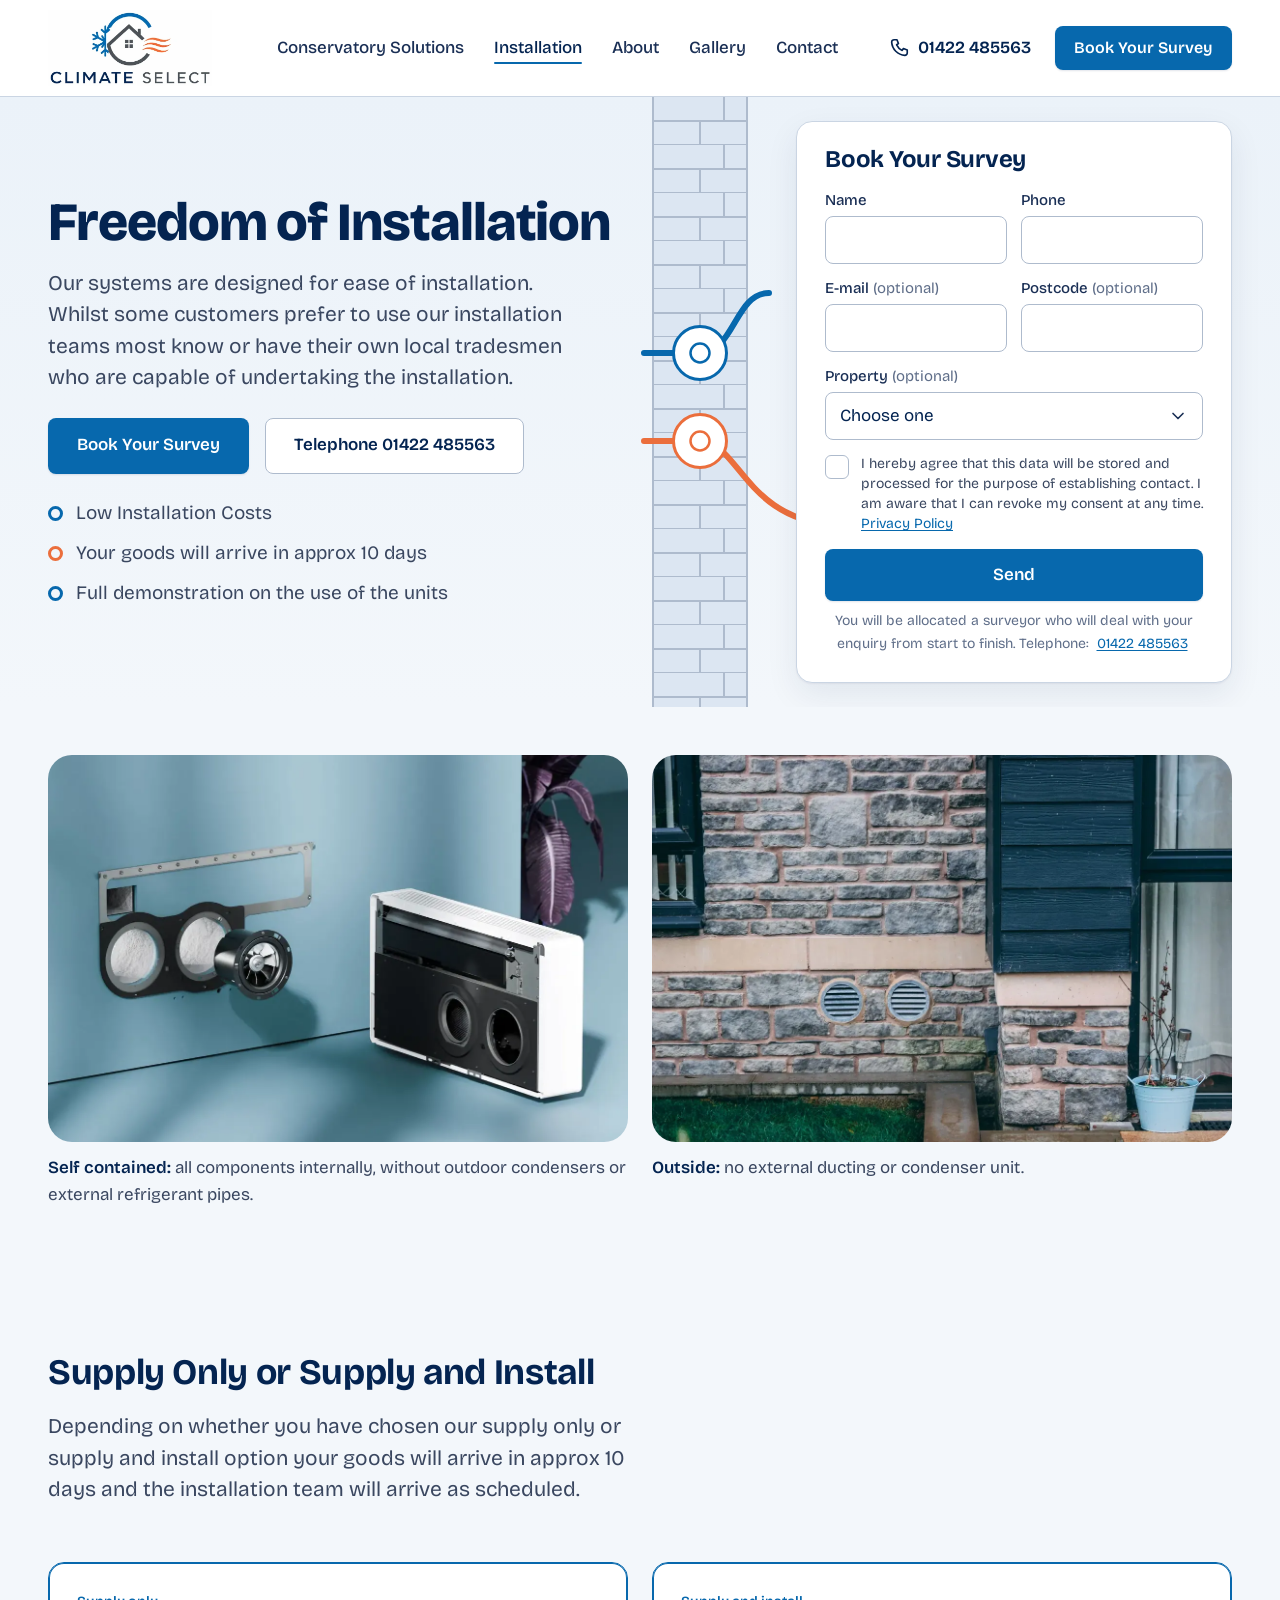
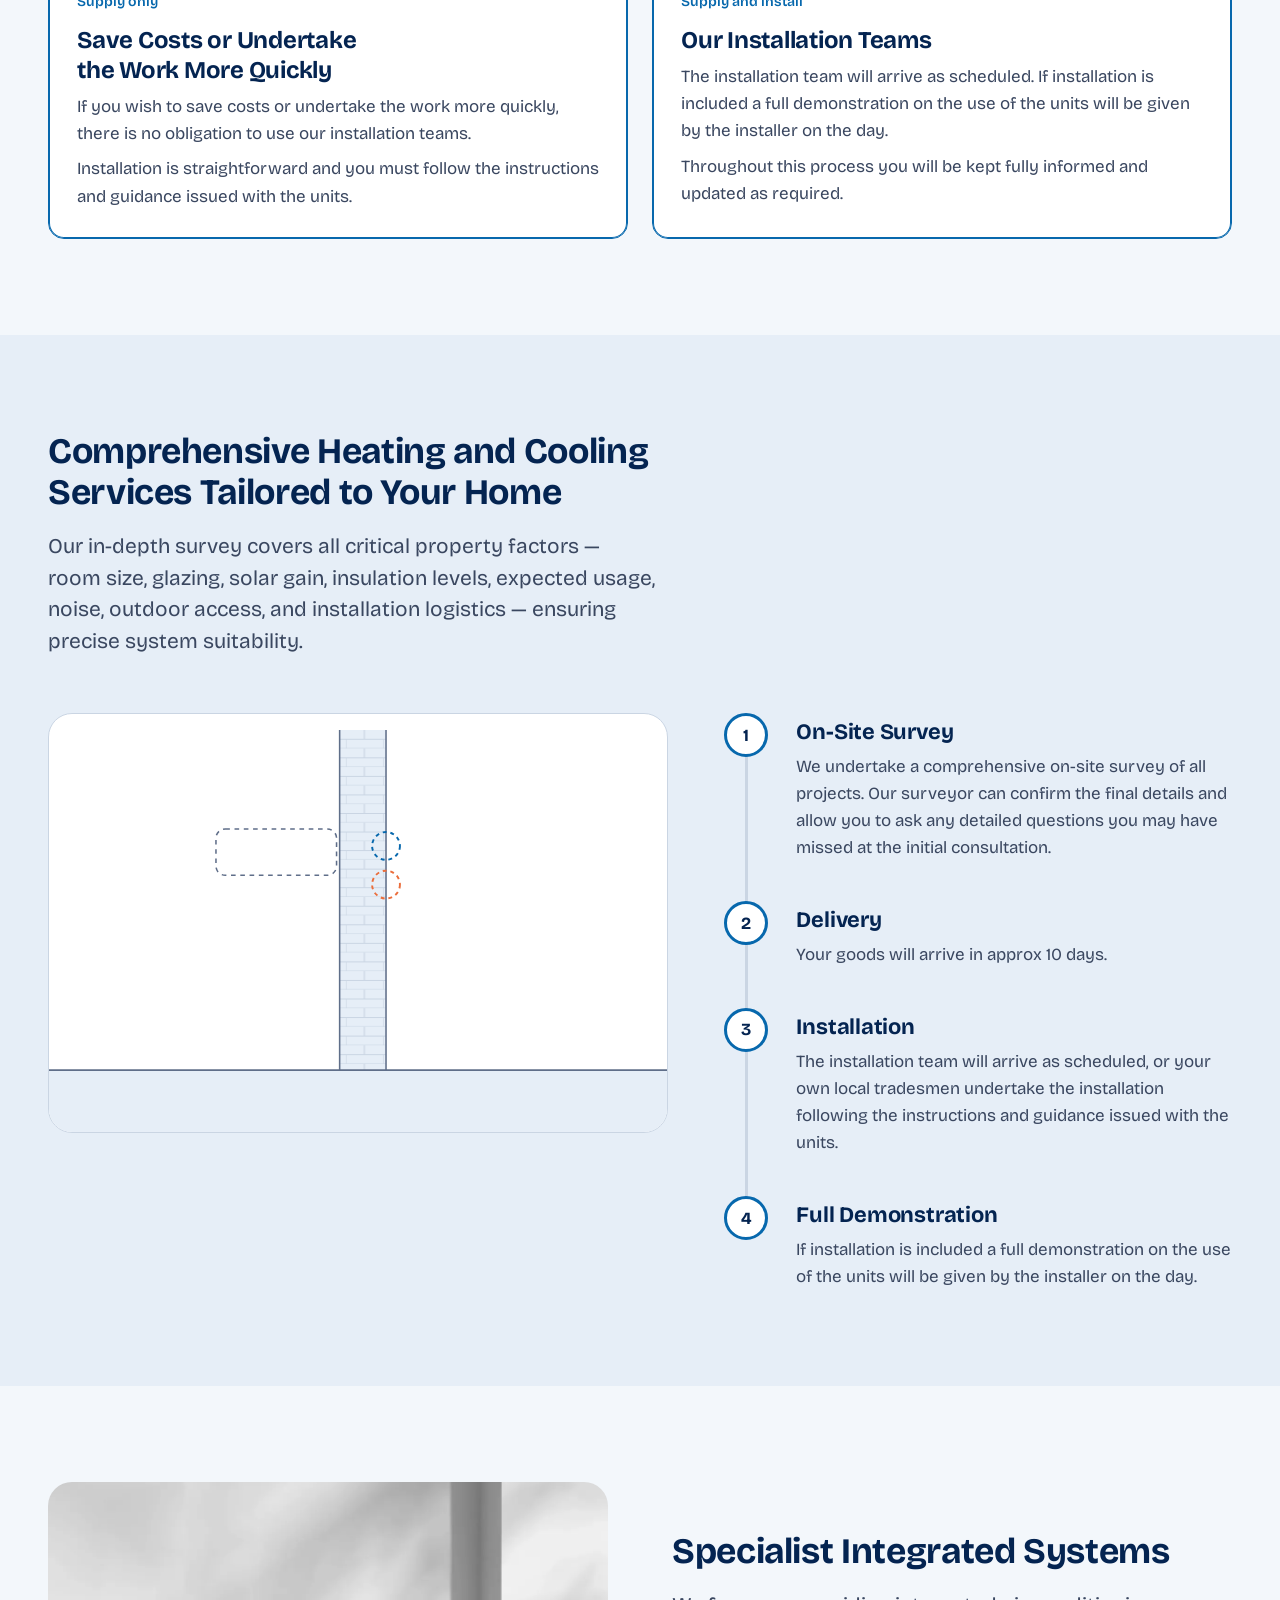
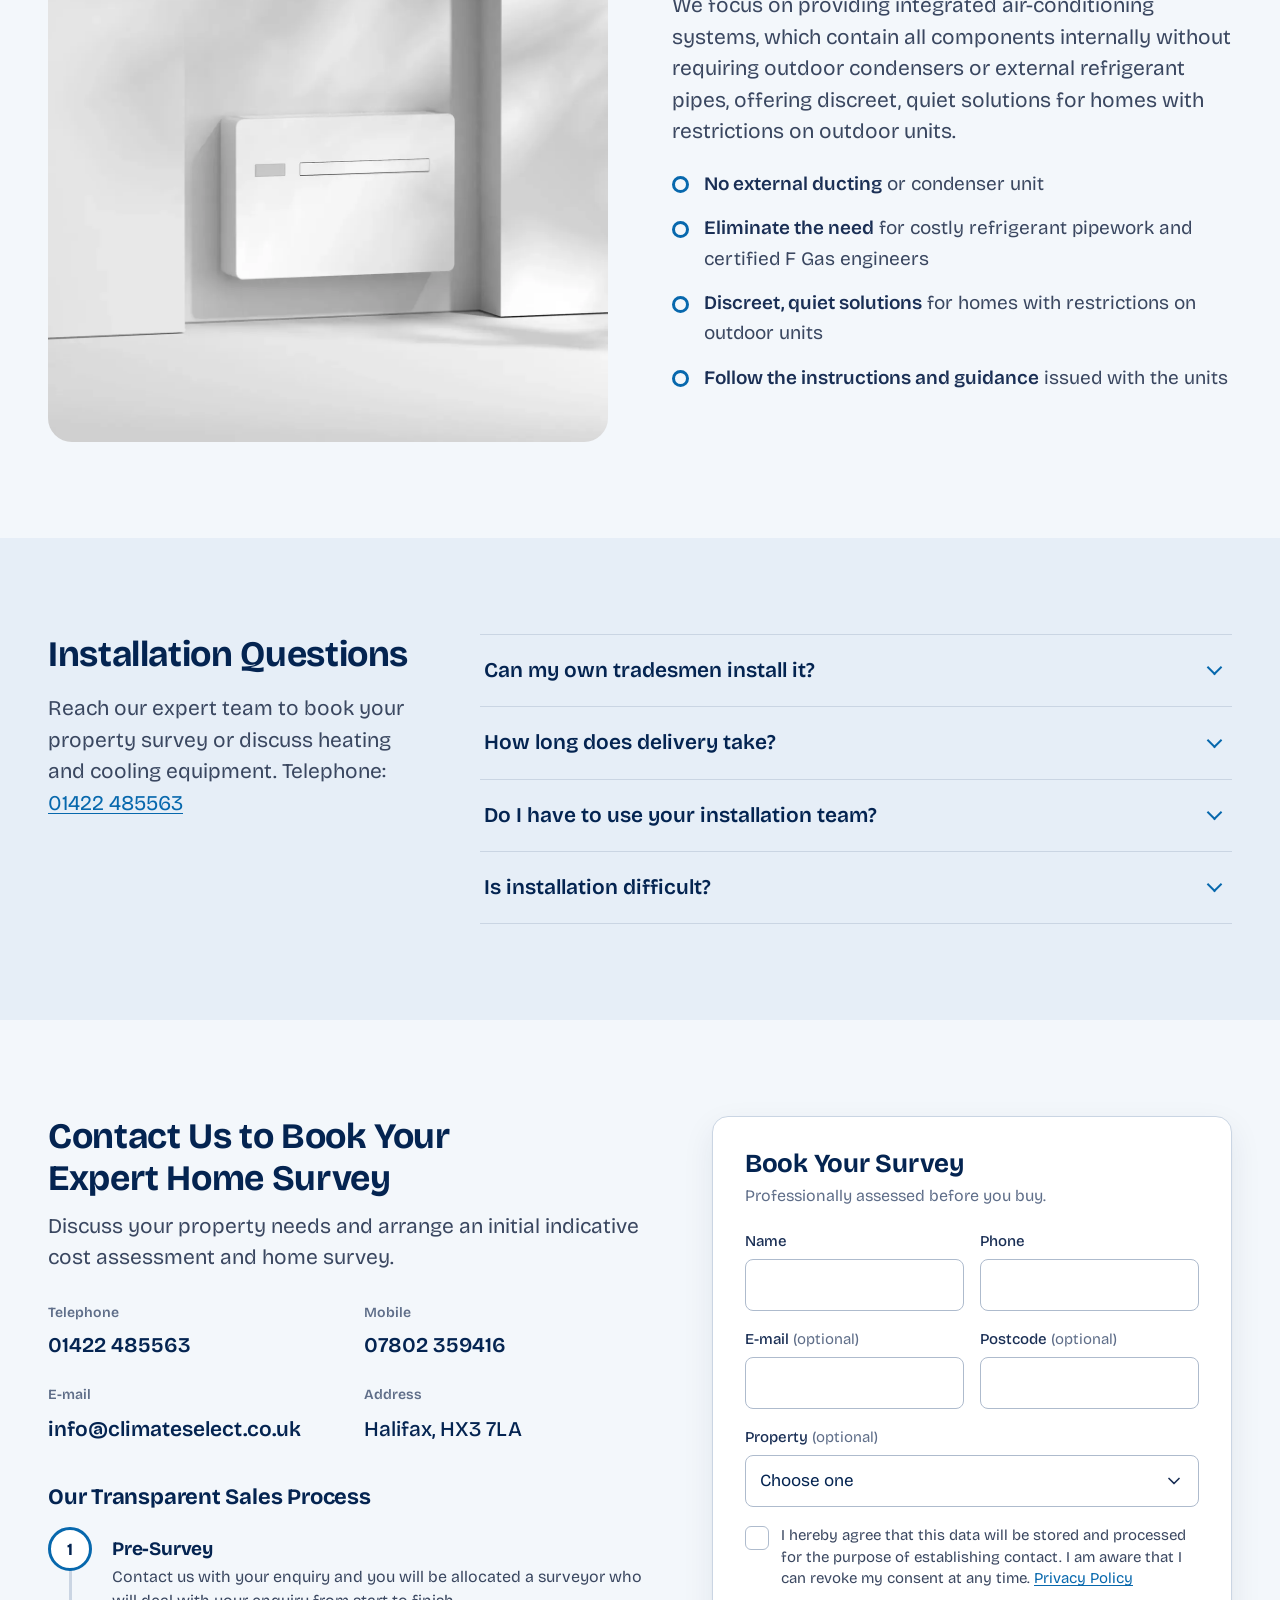
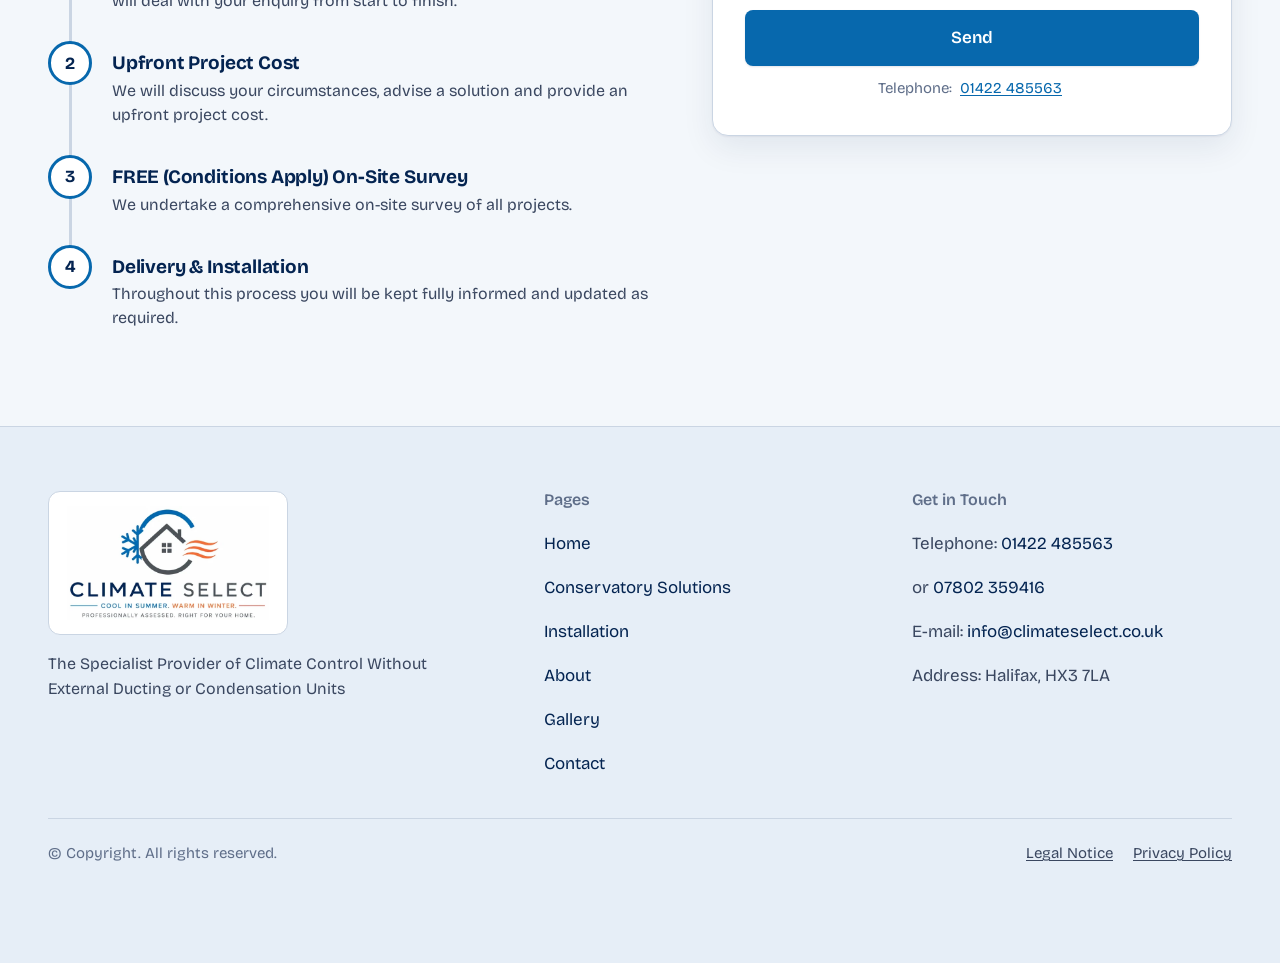
<file: installation/index.html>
<!doctype html>
<html lang="en-GB">
<head>
  <title>Climate Select Survey and Equipment Services</title>
  <meta name="description" content="Explore Climate Select’s expert home surveys, equipment recommendations and transparent pricing for heating and cooling.">
  <link rel="canonical" href="https://www.climateselect.co.uk/installation/">
  <meta property="og:title" content="Climate Select Survey and Equipment Services">
  <meta property="og:description" content="Freedom of Installation. Our systems are designed for ease of installation. If you wish to save costs or undertake the work more quickly, there is no obligation to use our installation teams.">
  <meta property="og:url" content="https://digitalmovementuk.github.io/climate-select/installation/">
  <meta charset="utf-8">
<meta name="viewport" content="width=device-width, initial-scale=1">
<meta name="robots" content="noindex, nofollow">
<meta name="theme-color" content="#042451">
<link rel="icon" href="../favicon.ico" sizes="32x32">
<link rel="icon" type="image/png" sizes="32x32" href="../favicon-32.png">
<link rel="icon" type="image/png" sizes="16x16" href="../favicon-16.png">
<link rel="apple-touch-icon" sizes="180x180" href="../apple-touch-icon.png">
<meta property="og:type" content="website">
<meta property="og:site_name" content="Climate Select">
<meta property="og:locale" content="en_GB">
<meta property="og:image" content="https://digitalmovementuk.github.io/climate-select/share.jpg">
<meta property="og:image:width" content="1200">
<meta property="og:image:height" content="630">
<meta property="og:image:alt" content="Climate Select: Air Conditioning Without an External Unit">
<meta name="twitter:card" content="summary_large_image">
<meta name="twitter:image" content="https://digitalmovementuk.github.io/climate-select/share.jpg">
<script>document.documentElement.classList.add('js');if(!matchMedia('(prefers-reduced-motion: reduce)').matches)document.documentElement.classList.add('motion');</script>

  <script type="application/ld+json">
  {
    "@context": "https://schema.org",
    "@graph": [
      { "@type": "HVACBusiness", "@id": "https://www.climateselect.co.uk/#business", "name": "Climate Select", "url": "https://www.climateselect.co.uk/", "logo": "https://www.climateselect.co.uk/wp-content/uploads/go-x/u/525cbdd3-9550-4557-8653-8c8a4f64cbda/image.png", "image": "https://www.climateselect.co.uk/wp-content/uploads/go-x/u/33ac1a99-0c56-4673-9639-0344caf4eeee/image.jpg", "description": "Climate Select offers professional home heating and cooling surveys with upfront pricing and expert equipment recommendations.", "telephone": "+44 1422 485563", "email": "info@climateselect.co.uk", "address": { "@type": "PostalAddress", "addressLocality": "Halifax", "addressRegion": "West Yorkshire", "postalCode": "HX3 7LA", "addressCountry": "GB" } },
      { "@type": "WebSite", "@id": "https://www.climateselect.co.uk/#website", "url": "https://www.climateselect.co.uk/", "name": "Climate Select", "inLanguage": "en-GB", "publisher": { "@id": "https://www.climateselect.co.uk/#business" } },
      { "@type": "WebPage", "@id": "https://www.climateselect.co.uk/installation/#webpage", "url": "https://www.climateselect.co.uk/installation/", "name": "Climate Select Survey and Equipment Services", "description": "Explore Climate Select’s expert home surveys, equipment recommendations and transparent pricing for heating and cooling.", "inLanguage": "en-GB", "isPartOf": { "@id": "https://www.climateselect.co.uk/#website" }, "about": { "@id": "https://www.climateselect.co.uk/#business" } },
      { "@type": "BreadcrumbList", "itemListElement": [ { "@type": "ListItem", "position": 1, "name": "Home", "item": "https://www.climateselect.co.uk/" }, { "@type": "ListItem", "position": 2, "name": "Installation", "item": "https://www.climateselect.co.uk/installation/" } ] },
      { "@type": "Service", "@id": "https://www.climateselect.co.uk/installation/#service", "name": "Climate Select Survey and Equipment Services", "serviceType": "Heating and cooling survey, equipment supply and installation", "description": "Explore Climate Select’s expert home surveys, equipment recommendations and transparent pricing for heating and cooling.", "provider": { "@id": "https://www.climateselect.co.uk/#business" }, "url": "https://www.climateselect.co.uk/installation/" },
      { "@type": "FAQPage", "mainEntity": [
        { "@type": "Question", "name": "Can my own tradesmen install it?", "acceptedAnswer": { "@type": "Answer", "text": "Most know or have their own local tradesmen who are capable of undertaking the installation. Installation is straightforward and you must follow the instructions and guidance issued with the units. General builders, electricians, maintenance teams could all install our systems without specialised certification greatly reducing installation expenses." } },
        { "@type": "Question", "name": "How long does delivery take?", "acceptedAnswer": { "@type": "Answer", "text": "Your goods will arrive in approx 10 days and the installation team will arrive as scheduled." } },
        { "@type": "Question", "name": "Do I have to use your installation team?", "acceptedAnswer": { "@type": "Answer", "text": "If you wish to save costs or undertake the work more quickly, there is no obligation to use our installation teams." } },
        { "@type": "Question", "name": "Is installation difficult?", "acceptedAnswer": { "@type": "Answer", "text": "Our systems are designed for ease of installation. Installation is straightforward and you must follow the instructions and guidance issued with the units." } }
      ] }
    ]
  }
  </script>
  <script type="module" crossorigin src="../assets/main-BRI70Kn9.js"></script>
  <link rel="stylesheet" crossorigin href="../assets/main-BZf9LhhD.css">
</head>
<body>
  <a class="skip-link" href="#main">Skip to content</a>
<header class="site-header">
  <div class="container site-header__inner">
    <a class="brand" href="../" aria-label="Climate Select, home">
      <img class="brand__img" src="../assets/logo-header-DPGOX97-.webp" alt="Climate Select" width="620" height="287" fetchpriority="high">
    </a>
    <nav class="nav" aria-label="Main">
      <ul class="nav__list">
        <li><a class="nav__link" href="../conservatory-solutions/">Conservatory Solutions</a></li>
        <li><a class="nav__link" href="../installation/" aria-current="page">Installation</a></li>
        <li><a class="nav__link" href="../about/">About</a></li>
        <li><a class="nav__link" href="../gallery/">Gallery</a></li>
        <li><a class="nav__link" href="../contact/">Contact</a></li>
      </ul>
    </nav>
    <div class="site-header__actions">
      <a class="site-header__phone" href="tel:+441422485563">
        <svg class="icon" viewBox="0 0 24 24" aria-hidden="true" focusable="false"><path d="M6.6 3h3.2l1.6 4.2-2 1.3a12.6 12.6 0 0 0 6.1 6.1l1.3-2 4.2 1.6v3.2A2.6 2.6 0 0 1 18.4 20 15.4 15.4 0 0 1 4 5.6 2.6 2.6 0 0 1 6.6 3Z" fill="none" stroke="currentColor" stroke-width="1.8" stroke-linejoin="round"/></svg>
        <span class="site-header__phone-text">01422 485563</span>
      </a>
      <a class="btn btn--primary btn--sm site-header__cta" href="#enquiry">Book Your Survey</a>
      <button class="menu-toggle" type="button" aria-expanded="false" aria-controls="site-menu" data-menu-toggle>
        <span class="menu-toggle__bars" aria-hidden="true"><i></i><i></i><i></i></span>
        <span class="menu-toggle__label">Menu</span>
      </button>
    </div>
  </div>
  <div class="site-menu" id="site-menu" data-site-menu hidden>
    <nav class="container site-menu__inner" aria-label="Menu">
      <a class="site-menu__link" href="../">Home</a>
      <a class="site-menu__link" href="../conservatory-solutions/">Conservatory Solutions</a>
      <a class="site-menu__link" href="../installation/" aria-current="page">Installation</a>
      <a class="site-menu__link" href="../about/">About</a>
      <a class="site-menu__link" href="../gallery/">Gallery</a>
      <a class="site-menu__link" href="../contact/">Contact</a>
      <a class="btn btn--primary btn--block" href="#enquiry">Book Your Survey</a>
      <a class="btn btn--secondary btn--block" href="tel:+441422485563">Telephone 01422 485563</a>
    </nav>
  </div>
</header>


  <main id="main">
    <div class="hero-wrap">
      <div class="container hero-wrap__grid">
        <section class="hero hero--light" aria-labelledby="hero-title">
          <svg class="hero-wall hero-wall--strip" viewBox="0 0 264 2400" preserveAspectRatio="xMidYMin slice" aria-hidden="true" focusable="false">
  <!-- Desktop: the wall in elevation, 1 unit = 1px. x 0 = 56px inside the copy column's right edge;
       wall x 72-168 (96px, 16px off the copy); the form card starts at x 216 (48px of outside).
       Cool air (blue) comes in from outside through the upper vent; warm air (orange) leaves through
       the lower vent and passes behind the card. The condenser ghost hangs outside between them. -->
  <defs>
    <pattern id="hw-brick-strip-installation" width="96" height="48" patternUnits="userSpaceOnUse">
      <g fill="none" stroke-width="2" style="stroke: var(--line-strong, #AEBBCD)">
        <line x1="0" y1="24" x2="96" y2="24"/><line x1="0" y1="48" x2="96" y2="48"/>
        <line x1="48" y1="0" x2="48" y2="24"/>
        <line x1="24" y1="24" x2="24" y2="48"/><line x1="72" y1="24" x2="72" y2="48"/>
      </g>
    </pattern>
  </defs>
  <rect x="72" y="0" width="96" height="2400" fill="#DCE6F2"/>
  <rect x="72" y="0" width="96" height="2400" fill="url(#hw-brick-strip-installation)"/>
  <path d="M73 0 V2400 M167 0 V2400" fill="none" stroke-width="2" style="stroke: var(--line-strong, #AEBBCD)"/>
  
  <path class="hw-ribbon" d="M189 196 C155 196 154 256 120 256 L64 256" fill="none" stroke="#0768AD" stroke-width="6" stroke-linecap="round" stroke-linejoin="round"/>
  <path class="hw-ribbon hw-ribbon--warm" d="M64 344 L120 344 C158 344 166 424 256 428" fill="none" stroke="#EB6E3C" stroke-width="6" stroke-linecap="round" stroke-linejoin="round"/>
  <g class="hw-vent"><circle cx="120" cy="256" r="26.5" fill="#FFFFFF" stroke="#0768AD" stroke-width="3"/><circle cx="120" cy="256" r="9.5" fill="none" stroke="#0768AD" stroke-width="2.5"/></g>
  <g class="hw-vent hw-vent--warm"><circle cx="120" cy="344" r="26.5" fill="#FFFFFF" stroke="#EB6E3C" stroke-width="3"/><circle cx="120" cy="344" r="9.5" fill="none" stroke="#EB6E3C" stroke-width="2.5"/></g>
  <circle class="hw-p hw-p--cool" r="4.5" fill="#CFE3F3" style="--d:0s"/>
  <circle class="hw-p hw-p--cool" r="3.5" fill="#CFE3F3" style="--d:-1.6s"/>
  <circle class="hw-p hw-p--cool" r="4.5" fill="#CFE3F3" style="--d:-3.1s"/>
  <circle class="hw-p hw-p--warm" r="4.5" fill="#FBD5C0" style="--d:-.8s"/>
  <circle class="hw-p hw-p--warm" r="3.5" fill="#FBD5C0" style="--d:-2.4s"/>
  <circle class="hw-p hw-p--warm" r="4.5" fill="#FBD5C0" style="--d:-3.9s"/>
</svg>
<svg class="hero-wall hero-wall--band" viewBox="0 0 640 96" preserveAspectRatio="xMidYMid slice" aria-hidden="true" focusable="false">
  <defs>
    <pattern id="hw-brick-installation" width="40" height="20" patternUnits="userSpaceOnUse">
      <g stroke="rgba(4,36,81,.11)" stroke-width="1.5"><line x1="0" y1="10" x2="40" y2="10"/><line x1="0" y1="20" x2="40" y2="20"/><line x1="20" y1="0" x2="20" y2="10"/><line x1="0" y1="10" x2="0" y2="20"/></g>
    </pattern>
  </defs>
  <rect x="0" y="12" width="640" height="72" rx="8" fill="#DCE6F2"/>
  <rect x="0" y="12" width="640" height="72" rx="8" fill="url(#hw-brick-installation)"/>
  
  <path class="hw-ribbon" d="M40 48 C 150 14, 210 14, 268 48" fill="none" stroke="#0768AD" stroke-width="9" stroke-linecap="round" opacity=".9"/>
  <path class="hw-ribbon hw-ribbon--warm" d="M372 48 C 430 82, 490 82, 600 48" fill="none" stroke="#EB6E3C" stroke-width="9" stroke-linecap="round" opacity=".9"/>
  <g class="hw-vent"><circle cx="288" cy="48" r="19" fill="#F3F7FB" stroke="#0768AD" stroke-width="4"/><circle cx="288" cy="48" r="8" fill="none" stroke="#0768AD" stroke-width="3"/></g>
  <g class="hw-vent hw-vent--warm"><circle cx="352" cy="48" r="19" fill="#F3F7FB" stroke="#EB6E3C" stroke-width="4"/><circle cx="352" cy="48" r="8" fill="none" stroke="#EB6E3C" stroke-width="3"/></g>
  <circle class="hw-p hw-p--band-cool" r="4.5" fill="#CFE3F3" style="--d:0s"/>
  <circle class="hw-p hw-p--band-cool" r="3.5" fill="#CFE3F3" style="--d:-1.9s"/>
  <circle class="hw-p hw-p--band-warm" r="4.5" fill="#FBD5C0" style="--d:-.9s"/>
  <circle class="hw-p hw-p--band-warm" r="3.5" fill="#FBD5C0" style="--d:-2.8s"/>
</svg>

          <div class="hero__copy">
            <h1 class="hero__title" id="hero-title" data-rise style="--i:0">Freedom of Installation</h1>
            <p class="lead hero__lead" data-rise style="--i:1">Our systems are designed for ease of installation. Whilst some customers prefer to use our installation teams most know or have their own local tradesmen who are capable of undertaking the installation.</p>
            <div class="btn-row hero__actions" data-rise style="--i:2">
              <a class="btn btn--primary btn--lg" href="#enquiry">Book Your Survey</a>
              <a class="btn btn--secondary btn--lg" href="tel:+441422485563">Telephone 01422 485563</a>
            </div>
            <ul class="vent-list vent-list--alt hero__facts" data-rise style="--i:3">
              <li>Low Installation Costs</li>
              <li>Your goods will arrive in approx 10 days</li>
              <li>Full demonstration on the use of the units</li>
            </ul>
          </div>
        </section>
        <aside class="hero-form" aria-label="Book Your Survey" data-rise-card>
          <form class="enquiry enquiry--compact" id="enquiry" data-enquiry novalidate method="post" action="/api/enquiries" aria-labelledby="enquiry-title">
  <div class="enquiry__body" data-enquiry-body>
    <h2 class="enquiry__title" id="enquiry-title">Book Your Survey</h2>
    <p class="enquiry__lead">Professionally assessed before you buy.</p>
    <div class="enquiry__fields">
      <div class="field">
        <label class="field__label" for="enquiry-name">Name</label>
        <input class="field__input" id="enquiry-name" name="name" type="text" autocomplete="name" required minlength="2" maxlength="100" aria-describedby="enquiry-name-error">
        <p class="field__error" id="enquiry-name-error" hidden></p>
      </div>
      <div class="field">
        <label class="field__label" for="enquiry-phone">Phone</label>
        <input class="field__input" id="enquiry-phone" name="phone" type="tel" inputmode="tel" autocomplete="tel" required aria-describedby="enquiry-phone-error">
        <p class="field__error" id="enquiry-phone-error" hidden></p>
      </div>
      <div class="field">
        <label class="field__label" for="enquiry-email">E-mail <span class="field__optional">(optional)</span></label>
        <input class="field__input" id="enquiry-email" name="email" type="email" autocomplete="email" maxlength="200" aria-describedby="enquiry-email-error">
        <p class="field__error" id="enquiry-email-error" hidden></p>
      </div>
      <div class="field">
        <label class="field__label" for="enquiry-postcode">Postcode <span class="field__optional">(optional)</span></label>
        <input class="field__input" id="enquiry-postcode" name="postcode" type="text" autocomplete="postal-code" maxlength="12" aria-describedby="enquiry-postcode-error">
        <p class="field__error" id="enquiry-postcode-error" hidden></p>
      </div>
      <div class="field field--full">
        <label class="field__label" for="enquiry-property">Property <span class="field__optional">(optional)</span></label>
        <select class="field__input field__select" id="enquiry-property" name="propertyType" aria-describedby="enquiry-property-error">
          <option value="">Choose one</option>
          <option>Home</option>
          <option>Flat or Apartment</option>
          <option>Conservatory</option>
          <option>Garden Room</option>
          <option>Granny Apartment</option>
          <option>Listed Building</option>
          <option>Office</option>
          <option>Hotel or Care Home</option>
          <option>Modular Building</option>
          <option>Other</option>
        </select>
        <p class="field__error" id="enquiry-property-error" hidden></p>
      </div>
      <!-- Optional Message field (form-message.html). Left out with compact=1 (hero form) or nomessage=1 (bottom form); the Contact form keeps it. -->
      
    </div>
    <div class="field field--consent">
      <label class="check" for="enquiry-consent">
        <input class="check__input" id="enquiry-consent" name="consent" type="checkbox" value="true" required aria-describedby="enquiry-consent-error">
        <span class="check__box" aria-hidden="true"></span>
        <span class="check__text">I hereby agree that this data will be stored and processed for the purpose of establishing contact. I am aware that I can revoke my consent at any time. <a href="https://www.climateselect.co.uk/privacy-policy/" target="_blank" rel="noopener">Privacy Policy</a></span>
      </label>
      <p class="field__error" id="enquiry-consent-error" hidden></p>
    </div>
    <div class="enquiry__honeypot" aria-hidden="true">
      <label for="enquiry-company">Company</label>
      <input id="enquiry-company" name="company" type="text" tabindex="-1" autocomplete="off">
    </div>
    <input type="hidden" name="source" value="/installation/">
    <p class="enquiry__form-error" data-enquiry-form-error role="alert" hidden></p>
    <button class="btn btn--primary btn--block enquiry__submit" type="submit" data-enquiry-submit>Send</button>
    <p class="enquiry__note">You will be allocated a surveyor who will deal with your enquiry from start to finish. Telephone: <a href="tel:+441422485563">01422 485563</a></p>
  </div>
  <div class="enquiry__success" data-enquiry-success tabindex="-1" hidden>
    <svg class="vent-mark" viewBox="0 0 96 48" aria-hidden="true" focusable="false">
      <circle class="vent-mark__a" cx="24" cy="24" r="18" fill="none" stroke="#0768AD" stroke-width="4"/>
      <circle class="vent-mark__b" cx="72" cy="24" r="18" fill="none" stroke="#EB6E3C" stroke-width="4"/>
      <path class="vent-mark__tick" d="M15 24.5l6.5 6.5L34 18" fill="none" stroke="#0768AD" stroke-width="4" stroke-linecap="round" stroke-linejoin="round"/>
      <path class="vent-mark__wave" d="M62 24c3-4 7-4 10 0s7 4 10 0" fill="none" stroke="#EB6E3C" stroke-width="4" stroke-linecap="round"/>
    </svg>
    <h2 class="enquiry__title">Message was successfully sent</h2>
    <p><span data-enquiry-name>Thank you</span>. You will be allocated a surveyor who will deal with your enquiry from start to finish. We will telephone you on <strong data-enquiry-phone></strong>.</p>
    <p class="enquiry__note">Telephone: <a href="tel:+441422485563">01422 485563</a></p>
  </div>
</form>

        </aside>
      </div>
    </div>

    <section class="proof" aria-label="The unit and the two vents">
      <div class="container proof__grid">
        <figure class="proof__item">
          <div class="frame frame--3x2"><img src="../assets/installation-unit-CJkIsgv2.webp" alt="Self contained wall-mounted unit on a blue wall, with the two round ducts that pass through the wall shown beside it" width="1200" height="865"></div>
          <figcaption><strong>Self contained:</strong> all components internally, without outdoor condensers or external refrigerant pipes.</figcaption>
        </figure>
        <figure class="proof__item">
          <div class="frame frame--3x2"><img src="../assets/exterior-stone-vents-bfsbBKJW.webp" alt="Stone wall with two small round vents beneath a window, and no external unit" width="1200" height="800"></div>
          <figcaption><strong>Outside:</strong> no external ducting or condenser unit.</figcaption>
        </figure>
      </div>
    </section>

    <section class="section" aria-labelledby="options-title">
      <div class="container">
        <div class="section__head">
          <h2 id="options-title">Supply Only or Supply and Install</h2>
          <p class="lead">Depending on whether you have chosen our supply only or supply and install option your goods will arrive in approx 10 days and the installation team will arrive as scheduled.</p>
        </div>
        <div class="cards">
          <article class="card card--accent"><span class="card__tag">Supply only</span><h3 class="card__title">Save Costs or Undertake the Work More Quickly</h3><p>If you wish to save costs or undertake the work more quickly, there is no obligation to use our installation teams.</p><p>Installation is straightforward and you must follow the instructions and guidance issued with the units.</p></article>
          <article class="card card--accent"><span class="card__tag">Supply and install</span><h3 class="card__title">Our Installation Teams</h3><p>The installation team will arrive as scheduled. If installation is included a full demonstration on the use of the units will be given by the installer on the day.</p><p>Throughout this process you will be kept fully informed and updated as required.</p></article>
        </div>
      </div>
    </section>

    <!-- Signature: four steps, one line -->
    <section class="section section--alt" aria-labelledby="steps-title">
      <div class="container">
        <div class="section__head">
          <h2 id="steps-title">Comprehensive Heating and Cooling Services Tailored to Your Home</h2>
          <p class="lead">Our in-depth survey covers all critical property factors — room size, glazing, solar gain, insulation levels, expected usage, noise, outdoor access, and installation logistics — ensuring precise system suitability.</p>
        </div>
        <div class="install">
          <figure class="wall-fig install__figure" data-wall-state data-state="4">
            <div class="draw-panel draw-panel--install">
            <svg class="wall-art" viewBox="0 0 800 520" role="img" aria-labelledby="wall-art-title">
              <title id="wall-art-title">Cross-section of a wall during installation: survey marks, the delivered unit, the two cores drilled, the unit mounted and air moving through the vents.</title>
              <defs>
                <pattern id="brick-i" width="48" height="24" patternUnits="userSpaceOnUse">
                  <g stroke="#CAD5E3" stroke-width="1.5"><line x1="0" y1="12" x2="48" y2="12"/><line x1="0" y1="24" x2="48" y2="24"/><line x1="24" y1="0" x2="24" y2="12"/><line x1="0" y1="12" x2="0" y2="24"/></g>
                </pattern>
              </defs>
              <!-- ground band -->
              <rect x="0" y="440" width="800" height="80" fill="#E6EEF7"/>
              <!-- wall -->
              <rect x="376" y="0" width="60" height="440" fill="#E6EEF7"/>
              <rect x="376" y="0" width="60" height="440" fill="url(#brick-i)"/>
              <line x1="376" y1="0" x2="376" y2="440" stroke="#5F6E89" stroke-width="2"/>
              <line x1="436" y1="0" x2="436" y2="440" stroke="#5F6E89" stroke-width="2"/>
              <!-- ground line -->
              <line x1="0" y1="440" x2="800" y2="440" stroke="#5F6E89" stroke-width="2"/>
              <!-- step 1: survey marks -->
              <g class="st st-marks">
                <circle cx="436" cy="150" r="18" fill="none" stroke="#0768AD" stroke-width="2.5" stroke-dasharray="5 5"/>
                <circle cx="436" cy="200" r="18" fill="none" stroke="#EB6E3C" stroke-width="2.5" stroke-dasharray="5 5"/>
                <rect x="216" y="128" width="156" height="60" rx="12" fill="none" stroke="#5F6E89" stroke-width="2" stroke-dasharray="6 6"/>
              </g>
              <!-- step 2: delivered -->
              <g class="st st-box">
                <rect x="120" y="356" width="190" height="84" rx="6" fill="#FFFFFF" stroke="#AEBBCD" stroke-width="2"/>
                <line x1="120" y1="398" x2="310" y2="398" stroke="#CAD5E3" stroke-width="2"/>
                <line x1="215" y1="356" x2="215" y2="440" stroke="#CAD5E3" stroke-width="2"/>
              </g>
              <!-- step 3: cores and the mounted unit -->
              <g class="st st-cores" fill="#CFE3F3">
                <rect x="376" y="140" width="60" height="20" rx="4"/>
                <rect x="376" y="190" width="60" height="20" rx="4"/>
              </g>
              <g class="st st-vents">
                <circle cx="438" cy="150" r="18" fill="#FFFFFF" stroke="#0768AD" stroke-width="4"/><circle cx="438" cy="150" r="7" fill="none" stroke="#0768AD" stroke-width="3"/>
                <circle cx="438" cy="200" r="18" fill="#FFFFFF" stroke="#EB6E3C" stroke-width="4"/><circle cx="438" cy="200" r="7" fill="none" stroke="#EB6E3C" stroke-width="3"/>
              </g>
              <g class="st st-unit">
                <rect x="216" y="128" width="156" height="60" rx="12" fill="#FFFFFF" stroke="#AEBBCD" stroke-width="2"/>
                <rect x="232" y="144" width="104" height="4" rx="2" fill="#C9D6E6"/>
                <rect x="232" y="156" width="104" height="4" rx="2" fill="#C9D6E6"/>
                <rect x="232" y="168" width="104" height="4" rx="2" fill="#C9D6E6"/>
                <circle cx="354" cy="158" r="4" fill="#0768AD"/>
              </g>
              <!-- step 4: air -->
              <g class="st st-air" fill="none" stroke-width="12" stroke-linecap="round">
                <path d="M760 80 C 660 80, 560 150, 458 150" stroke="#0768AD"/>
                <path d="M458 200 C 560 200, 660 270, 760 290" stroke="#EB6E3C"/>
              </g>
            </svg>
            </div>
          </figure>
          <ol class="timeline" data-timeline>
            <div class="timeline__fill" aria-hidden="true"></div>
            <li class="timeline__item"><span class="timeline__marker" aria-hidden="true">1</span><h3>On-Site Survey</h3><p>We undertake a comprehensive on-site survey of all projects. Our surveyor can confirm the final details and allow you to ask any detailed questions you may have missed at the initial consultation.</p></li>
            <li class="timeline__item"><span class="timeline__marker" aria-hidden="true">2</span><h3>Delivery</h3><p>Your goods will arrive in approx 10 days.</p></li>
            <li class="timeline__item"><span class="timeline__marker" aria-hidden="true">3</span><h3>Installation</h3><p>The installation team will arrive as scheduled, or your own local tradesmen undertake the installation following the instructions and guidance issued with the units.</p></li>
            <li class="timeline__item"><span class="timeline__marker" aria-hidden="true">4</span><h3>Full Demonstration</h3><p>If installation is included a full demonstration on the use of the units will be given by the installer on the day.</p></li>
          </ol>
        </div>
      </div>
    </section>

    <section class="section" aria-labelledby="simple-title">
      <div class="container split">
        <figure class="split__media frame frame--1x1">
          <img src="../assets/modern-wall-unit-CahAysjq.webp" alt="Plain white wall with a modern wall-mounted unit" width="1200" height="1200" loading="lazy">
        </figure>
        <div>
          <h2 id="simple-title">Specialist Integrated Systems</h2>
          <p class="lead">We focus on providing integrated air-conditioning systems, which contain all components internally without requiring outdoor condensers or external refrigerant pipes, offering discreet, quiet solutions for homes with restrictions on outdoor units.</p>
          <ul class="vent-list vent-list--large">
            <li><strong>No external ducting</strong> or condenser unit</li>
            <li><strong>Eliminate the need</strong> for costly refrigerant pipework and certified F Gas engineers</li>
            <li><strong>Discreet, quiet solutions</strong> for homes with restrictions on outdoor units</li>
            <li><strong>Follow the instructions and guidance</strong> issued with the units</li>
          </ul>
        </div>
      </div>
    </section>

    <section class="section section--alt" aria-labelledby="faq-title">
      <div class="container faq-grid">
        <div class="faq-grid__aside">
          <h2 id="faq-title">Installation Questions</h2>
          <p class="lead">Reach our expert team to book your property survey or discuss heating and cooling equipment. Telephone: <a href="tel:+441422485563">01422 485563</a></p>
        </div>
        <div class="faq">
          <details class="faq__item"><summary class="faq__q">Can my own tradesmen install it?</summary><div class="faq__a"><p>Most know or have their own local tradesmen who are capable of undertaking the installation. Installation is straightforward and you must follow the instructions and guidance issued with the units. General builders, electricians, maintenance teams could all install our systems without specialised certification greatly reducing installation expenses.</p></div></details>
          <details class="faq__item"><summary class="faq__q">How long does delivery take?</summary><div class="faq__a"><p>Your goods will arrive in approx 10 days and the installation team will arrive as scheduled.</p></div></details>
          <details class="faq__item"><summary class="faq__q">Do I have to use your installation team?</summary><div class="faq__a"><p>If you wish to save costs or undertake the work more quickly, there is no obligation to use our installation teams.</p></div></details>
          <details class="faq__item"><summary class="faq__q">Is installation difficult?</summary><div class="faq__a"><p>Our systems are designed for ease of installation. Installation is straightforward and you must follow the instructions and guidance issued with the units.</p></div></details>
        </div>
      </div>
    </section>

    <section class="section" id="book" aria-labelledby="book-title">
      <div class="container book">
        <div class="book__aside">
          <h2 id="book-title">Contact Us to Book Your Expert Home Survey</h2>
          <p class="lead">Discuss your property needs and arrange an initial indicative cost assessment and home survey.</p>
          <div class="contact-details contact-details--2">
            <div class="contact-details__item"><span class="contact-details__label">Telephone</span><a class="contact-details__value" href="tel:+441422485563">01422 485563</a></div>
            <div class="contact-details__item"><span class="contact-details__label">Mobile</span><a class="contact-details__value" href="tel:+447802359416">07802 359416</a></div>
            <div class="contact-details__item"><span class="contact-details__label">E-mail</span><a class="contact-details__value" href="mailto:info@climateselect.co.uk">info@climateselect.co.uk</a></div>
            <div class="contact-details__item"><span class="contact-details__label">Address</span><span class="contact-details__value contact-details__value--plain">Halifax, HX3 7LA</span></div>
          </div>
          <div class="book__next">
            <h3 id="book-next-title">Our Transparent Sales Process</h3>
            <ol class="timeline" data-timeline aria-labelledby="book-next-title">
              <div class="timeline__fill" aria-hidden="true"></div>
              <li class="timeline__item"><span class="timeline__marker" aria-hidden="true">1</span><h4>Pre-Survey</h4><p>Contact us with your enquiry and you will be allocated a surveyor who will deal with your enquiry from start to finish.</p></li>
              <li class="timeline__item"><span class="timeline__marker" aria-hidden="true">2</span><h4>Upfront Project Cost</h4><p>We will discuss your circumstances, advise a solution and provide an upfront project cost.</p></li>
              <li class="timeline__item"><span class="timeline__marker" aria-hidden="true">3</span><h4>FREE (Conditions Apply) On-Site Survey</h4><p>We undertake a comprehensive on-site survey of all projects.</p></li>
              <li class="timeline__item"><span class="timeline__marker" aria-hidden="true">4</span><h4>Delivery &amp; Installation</h4><p>Throughout this process you will be kept fully informed and updated as required.</p></li>
            </ol>
          </div>
        </div>
        <form class="enquiry" id="enquiry-2" data-enquiry novalidate method="post" action="/api/enquiries" aria-labelledby="enquiry-2-title">
  <div class="enquiry__body" data-enquiry-body>
    <h2 class="enquiry__title" id="enquiry-2-title">Book Your Survey</h2>
    <p class="enquiry__lead">Professionally assessed before you buy.</p>
    <div class="enquiry__fields">
      <div class="field">
        <label class="field__label" for="enquiry-2-name">Name</label>
        <input class="field__input" id="enquiry-2-name" name="name" type="text" autocomplete="name" required minlength="2" maxlength="100" aria-describedby="enquiry-2-name-error">
        <p class="field__error" id="enquiry-2-name-error" hidden></p>
      </div>
      <div class="field">
        <label class="field__label" for="enquiry-2-phone">Phone</label>
        <input class="field__input" id="enquiry-2-phone" name="phone" type="tel" inputmode="tel" autocomplete="tel" required aria-describedby="enquiry-2-phone-error">
        <p class="field__error" id="enquiry-2-phone-error" hidden></p>
      </div>
      <div class="field">
        <label class="field__label" for="enquiry-2-email">E-mail <span class="field__optional">(optional)</span></label>
        <input class="field__input" id="enquiry-2-email" name="email" type="email" autocomplete="email" maxlength="200" aria-describedby="enquiry-2-email-error">
        <p class="field__error" id="enquiry-2-email-error" hidden></p>
      </div>
      <div class="field">
        <label class="field__label" for="enquiry-2-postcode">Postcode <span class="field__optional">(optional)</span></label>
        <input class="field__input" id="enquiry-2-postcode" name="postcode" type="text" autocomplete="postal-code" maxlength="12" aria-describedby="enquiry-2-postcode-error">
        <p class="field__error" id="enquiry-2-postcode-error" hidden></p>
      </div>
      <div class="field field--full">
        <label class="field__label" for="enquiry-2-property">Property <span class="field__optional">(optional)</span></label>
        <select class="field__input field__select" id="enquiry-2-property" name="propertyType" aria-describedby="enquiry-2-property-error">
          <option value="">Choose one</option>
          <option>Home</option>
          <option>Flat or Apartment</option>
          <option>Conservatory</option>
          <option>Garden Room</option>
          <option>Granny Apartment</option>
          <option>Listed Building</option>
          <option>Office</option>
          <option>Hotel or Care Home</option>
          <option>Modular Building</option>
          <option>Other</option>
        </select>
        <p class="field__error" id="enquiry-2-property-error" hidden></p>
      </div>
      <!-- Optional Message field (form-message.html). Left out with compact=1 (hero form) or nomessage=1 (bottom form); the Contact form keeps it. -->
      
    </div>
    <div class="field field--consent">
      <label class="check" for="enquiry-2-consent">
        <input class="check__input" id="enquiry-2-consent" name="consent" type="checkbox" value="true" required aria-describedby="enquiry-2-consent-error">
        <span class="check__box" aria-hidden="true"></span>
        <span class="check__text">I hereby agree that this data will be stored and processed for the purpose of establishing contact. I am aware that I can revoke my consent at any time. <a href="https://www.climateselect.co.uk/privacy-policy/" target="_blank" rel="noopener">Privacy Policy</a></span>
      </label>
      <p class="field__error" id="enquiry-2-consent-error" hidden></p>
    </div>
    <div class="enquiry__honeypot" aria-hidden="true">
      <label for="enquiry-2-company">Company</label>
      <input id="enquiry-2-company" name="company" type="text" tabindex="-1" autocomplete="off">
    </div>
    <input type="hidden" name="source" value="/installation/">
    <p class="enquiry__form-error" data-enquiry-form-error role="alert" hidden></p>
    <button class="btn btn--primary btn--block enquiry__submit" type="submit" data-enquiry-submit>Send</button>
    <p class="enquiry__note">Telephone: <a href="tel:+441422485563">01422 485563</a></p>
  </div>
  <div class="enquiry__success" data-enquiry-success tabindex="-1" hidden>
    <svg class="vent-mark" viewBox="0 0 96 48" aria-hidden="true" focusable="false">
      <circle class="vent-mark__a" cx="24" cy="24" r="18" fill="none" stroke="#0768AD" stroke-width="4"/>
      <circle class="vent-mark__b" cx="72" cy="24" r="18" fill="none" stroke="#EB6E3C" stroke-width="4"/>
      <path class="vent-mark__tick" d="M15 24.5l6.5 6.5L34 18" fill="none" stroke="#0768AD" stroke-width="4" stroke-linecap="round" stroke-linejoin="round"/>
      <path class="vent-mark__wave" d="M62 24c3-4 7-4 10 0s7 4 10 0" fill="none" stroke="#EB6E3C" stroke-width="4" stroke-linecap="round"/>
    </svg>
    <h2 class="enquiry__title">Message was successfully sent</h2>
    <p><span data-enquiry-name>Thank you</span>. You will be allocated a surveyor who will deal with your enquiry from start to finish. We will telephone you on <strong data-enquiry-phone></strong>.</p>
    <p class="enquiry__note">Telephone: <a href="tel:+441422485563">01422 485563</a></p>
  </div>
</form>

      </div>
    </section>
  </main>

  <footer class="site-footer">
  <div class="container site-footer__inner">
    <div class="site-footer__brand">
      <img src="../assets/logo-full-CCatJ6X6.webp" alt="Climate Select. Cool in summer, warm in winter. Professionally assessed, right for your home." width="620" height="348" loading="lazy">
      <p class="site-footer__blurb">The Specialist Provider of Climate Control Without External Ducting or Condensation Units</p>
    </div>
    <nav class="site-footer__col" aria-label="Pages">
      <h2 class="site-footer__title">Pages</h2>
      <ul class="site-footer__links">
        <li><a href="../">Home</a></li>
        <li><a href="../conservatory-solutions/">Conservatory Solutions</a></li>
        <li><a href="../installation/">Installation</a></li>
        <li><a href="../about/">About</a></li>
        <li><a href="../gallery/">Gallery</a></li>
        <li><a href="../contact/">Contact</a></li>
      </ul>
    </nav>
    <div class="site-footer__col">
      <h2 class="site-footer__title">Get in Touch</h2>
      <ul class="site-footer__links">
        <li>Telephone:&nbsp;<a href="tel:+441422485563">01422 485563</a></li>
        <li>or&nbsp;<a href="tel:+447802359416">07802 359416</a></li>
        <li>E-mail:&nbsp;<a href="mailto:info@climateselect.co.uk">info@climateselect.co.uk</a></li>
        <li>Address: Halifax, HX3 7LA</li>
      </ul>
    </div>
  </div>
  <div class="container site-footer__bottom">
    <span>&copy; Copyright. All rights reserved.</span>
    <span class="site-footer__legal"><a href="https://www.climateselect.co.uk/legal-notice/">Legal Notice</a> <a href="https://www.climateselect.co.uk/privacy-policy/">Privacy Policy</a></span>
  </div>
</footer>
<div class="sticky-bar" data-sticky-bar role="region" aria-label="Telephone Climate Select or book your survey">
  <div class="container sticky-bar__inner">
    <p class="sticky-bar__prompt">Not Sure Which Air Conditioning System is Right For You?</p>
    <a class="btn btn--call sticky-bar__call" href="tel:+441422485563" aria-label="Telephone 01422 485563">
      <svg class="icon" viewBox="0 0 24 24" aria-hidden="true" focusable="false"><path d="M6.6 3h3.2l1.6 4.2-2 1.3a12.6 12.6 0 0 0 6.1 6.1l1.3-2 4.2 1.6v3.2A2.6 2.6 0 0 1 18.4 20 15.4 15.4 0 0 1 4 5.6 2.6 2.6 0 0 1 6.6 3Z" fill="none" stroke="currentColor" stroke-width="2" stroke-linejoin="round"/></svg>
      <span><span class="sticky-bar__word">Telephone </span>01422 485563</span>
    </a>
    <a class="btn btn--primary sticky-bar__cta" href="#enquiry">Book Your Survey</a>
  </div>
</div>

</body>
</html>
</file>
<file: assets/main-BZf9LhhD.css>
@font-face{font-family:Bricolage Grotesque Variable;font-style:normal;font-display:swap;font-weight:200 800;src:url(./bricolage-grotesque-vietnamese-opsz-normal-D9N6E8K1.woff2) format("woff2-variations");unicode-range:U+0102-0103,U+0110-0111,U+0128-0129,U+0168-0169,U+01A0-01A1,U+01AF-01B0,U+0300-0301,U+0303-0304,U+0308-0309,U+0323,U+0329,U+1EA0-1EF9,U+20AB}@font-face{font-family:Bricolage Grotesque Variable;font-style:normal;font-display:swap;font-weight:200 800;src:url(./bricolage-grotesque-latin-ext-opsz-normal-IcJDqblK.woff2) format("woff2-variations");unicode-range:U+0100-02BA,U+02BD-02C5,U+02C7-02CC,U+02CE-02D7,U+02DD-02FF,U+0304,U+0308,U+0329,U+1D00-1DBF,U+1E00-1E9F,U+1EF2-1EFF,U+2020,U+20A0-20AB,U+20AD-20C0,U+2113,U+2C60-2C7F,U+A720-A7FF}@font-face{font-family:Bricolage Grotesque Variable;font-style:normal;font-display:swap;font-weight:200 800;src:url(./bricolage-grotesque-latin-opsz-normal-Cre6nC2_.woff2) format("woff2-variations");unicode-range:U+0000-00FF,U+0131,U+0152-0153,U+02BB-02BC,U+02C6,U+02DA,U+02DC,U+0304,U+0308,U+0329,U+2000-206F,U+20AC,U+2122,U+2191,U+2193,U+2212,U+2215,U+FEFF,U+FFFD}:root{--navy: #042451;--blue: #0768AD;--blue-deep: #065A96;--orange: #EB6E3C;--slate: #4D5359;--air: #F3F7FB;--air-2: #E6EEF7;--paper: #FFFFFF;--stage: #061C3F;--stage-2: #0B2A5A;--ink-900: #042451;--ink-800: #1A2F55;--ink-700: #3A4760;--ink-500: #5F6E89;--line: #CAD5E3;--line-strong: #AEBBCD;--blue-50: #E8F2FA;--blue-100: #CFE3F3;--orange-50: #FDEEE6;--error: #B42318;--error-50: #FDF1F0;--font: "Bricolage Grotesque Variable", "Helvetica Neue", Arial, sans-serif;--container: 1200px;--container-text: 1080px;--measure: 38rem;--gutter: 24px;--section-pad: 56px;--r-s: 8px;--r-m: 16px;--r-l: 24px;--shadow: 0 1px 2px rgba(4, 36, 81, .06), 0 12px 32px rgba(4, 36, 81, .08);--shadow-lift: 0 2px 4px rgba(4, 36, 81, .08), 0 18px 40px rgba(4, 36, 81, .12);--ease-out: cubic-bezier(.22, .61, .36, 1);--ease-in-out: cubic-bezier(.65, 0, .35, 1);--t-micro: .16s;--t-short: .32s;--t-medium: .6s;--t-long: .9s;--header-h: 72px;--bar-h: 73px}@media(min-width:760px){:root{--gutter: 32px;--section-pad: 80px;--header-h: 88px}}@media(min-width:1100px){:root{--gutter: 48px;--section-pad: 96px;--header-h: 96px}}*,*:before,*:after{box-sizing:border-box}html{-webkit-text-size-adjust:100%;background:var(--air)}html.motion{scroll-behavior:smooth}body{margin:0;font-family:var(--font);font-size:18px;line-height:1.55;color:var(--ink-700);background:var(--air);font-optical-sizing:auto;-webkit-font-smoothing:antialiased}@media(min-width:760px){body{font-size:19px;line-height:1.6}}img,svg{max-width:100%;height:auto}img{display:block}figure{margin:0}a{color:var(--blue);text-decoration:underline;text-underline-offset:.16em;text-decoration-thickness:1px}a:hover{text-decoration-thickness:2px}:focus-visible{outline:3px solid var(--orange);outline-offset:3px;border-radius:4px}p{margin:0 0 1em;max-width:var(--measure)}ul,ol{margin:0 0 1em;padding-left:1.25em}strong{color:var(--ink-800);font-weight:600}hr{border:0;border-top:1px solid var(--line);margin:0}.sr-only{position:absolute;width:1px;height:1px;padding:0;margin:-1px;overflow:hidden;clip:rect(0,0,0,0);white-space:nowrap;border:0}.skip-link{position:absolute;left:16px;top:-64px;z-index:100;background:var(--navy);color:#fff;padding:12px 16px;border-radius:var(--r-s);text-decoration:none;font-weight:600}.skip-link:focus{top:16px}h1,h2,h3,h4{margin:0 0 .5em;color:var(--ink-900);font-weight:700;line-height:1.15;letter-spacing:-.01em;text-wrap:balance}h1{font-size:40px;font-weight:800;line-height:1.15;letter-spacing:-.02em}h2{font-size:28px;line-height:1.2}h3{font-size:22px;line-height:1.25}.lead{font-size:19px;line-height:1.5;color:var(--ink-700)}.small{font-size:14px}.muted{color:var(--ink-500)}@media(min-width:760px){h1{font-size:clamp(44px,4.2vw,60px);line-height:1.05}h2{font-size:clamp(32px,2.8vw,40px);line-height:1.15}h3{font-size:24px}.lead{font-size:21px}.small{font-size:15px}}.container{width:min(100% - 2 * var(--gutter),var(--container));margin-inline:auto}.container--text{--container: var(--container-text)}.section{padding-block:var(--section-pad)}.section--alt{background:var(--air-2)}.section--paper{background:var(--paper)}.section--tight{padding-block:calc(var(--section-pad) * .6)}.section__head{max-width:44rem;margin-bottom:40px}.section__head--center{margin-inline:auto;text-align:center}.section__head--center p{margin-inline:auto}.section__head .lead{margin-bottom:0}@media(min-width:760px){.section__head{margin-bottom:56px}}.split{display:grid;gap:40px;align-items:center}.split>*{min-width:0}@media(min-width:760px){.split{grid-template-columns:minmax(0,1fr) minmax(0,1fr);gap:64px}.split--flip>.split__media{order:2}}.frame{border-radius:var(--r-l);overflow:hidden;background:var(--air-2);position:relative}.frame img{width:100%;height:100%;object-fit:cover}.frame--3x2{aspect-ratio:3 / 2}.frame--4x3{aspect-ratio:4 / 3}.frame--1x1{aspect-ratio:1 / 1}.frame__cap{position:absolute;left:16px;bottom:16px;background:#042451d1;color:#fff;padding:8px 14px;border-radius:var(--r-s);font-size:15px;font-weight:500;line-height:1.3}.btn{display:inline-flex;align-items:center;justify-content:center;gap:10px;min-height:52px;padding:0 24px;border-radius:var(--r-s);border:1.5px solid transparent;font:inherit;font-size:17px;font-weight:600;line-height:1.2;text-decoration:none;cursor:pointer;white-space:nowrap;transition:transform var(--t-micro) var(--ease-out),background-color var(--t-micro) var(--ease-out),border-color var(--t-micro) var(--ease-out),box-shadow var(--t-micro) var(--ease-out),color var(--t-micro) var(--ease-out)}.btn:hover{transform:translateY(-1px)}.btn:active{transform:scale(.98)}.btn--primary{background:var(--blue);color:#fff;box-shadow:0 1px 2px #0424511f}.btn--primary:hover{background:var(--blue-deep);box-shadow:0 6px 16px #0768ad47}.btn--secondary{background:var(--paper);color:var(--navy);border-color:var(--line-strong)}.btn--secondary:hover{border-color:var(--blue);color:var(--blue)}.btn--light{background:#fff;color:var(--navy)}.btn--light:hover{background:var(--blue-50)}.btn--ghost-light{background:transparent;color:#fff;border-color:#ffffff73}.btn--ghost-light:hover{border-color:#fff}.btn--sm{min-height:44px;padding:0 18px;font-size:16px}.btn--lg{min-height:56px;padding:0 28px}.btn--block{width:100%}.btn[disabled],.btn[aria-disabled=true]{opacity:.6;cursor:default;transform:none}.btn-row{display:flex;flex-wrap:wrap;gap:12px 16px}.icon{width:22px;height:22px;flex:none}.site-header{position:relative;z-index:30;background:var(--paper);border-bottom:1px solid var(--line)}.site-header__inner{display:flex;align-items:center;gap:24px;min-height:var(--header-h)}.brand{display:inline-flex;flex:none;border-radius:6px}.brand__img{height:calc(var(--header-h) - 20px);width:auto}.nav{margin-left:auto;display:none}.nav__list{display:flex;gap:2px;list-style:none;margin:0;padding:0}.nav__link{position:relative;display:inline-flex;align-items:center;min-height:44px;padding:0 14px;color:var(--ink-800);text-decoration:none;font-weight:500;font-size:17px;border-radius:6px}.nav__link:after{content:"";position:absolute;left:14px;right:14px;bottom:6px;height:2px;background:var(--blue);border-radius:2px;transform:scaleX(0);transform-origin:left center;transition:transform .24s var(--ease-out)}.nav__link:hover:after,.nav__link[aria-current=page]:after{transform:scaleX(1)}.nav__link[aria-current=page]{color:var(--navy)}.site-header__actions{display:flex;align-items:center;gap:8px;margin-left:auto}.nav+.site-header__actions{margin-left:0}.site-header__phone{display:inline-flex;align-items:center;gap:8px;min-height:44px;min-width:44px;padding:0 10px;justify-content:center;color:var(--ink-900);text-decoration:none;font-weight:600;font-size:17px;border-radius:6px}.site-header__phone:hover{color:var(--blue)}.site-header__phone-text,.site-header__cta{display:none}.menu-toggle{display:inline-flex;align-items:center;gap:10px;min-height:44px;padding:0 12px;background:transparent;border:1.5px solid var(--line-strong);border-radius:var(--r-s);font:inherit;font-size:16px;font-weight:600;color:var(--ink-900);cursor:pointer}.menu-toggle__bars{display:inline-grid;gap:4px;width:18px}.menu-toggle__bars i{display:block;height:2px;background:currentColor;border-radius:2px;transition:transform var(--t-short) var(--ease-out),opacity var(--t-short) var(--ease-out);transform-origin:center}.menu-toggle[aria-expanded=true] .menu-toggle__bars i:nth-child(1){transform:translateY(6px) rotate(45deg)}.menu-toggle[aria-expanded=true] .menu-toggle__bars i:nth-child(2){opacity:0;transform:scaleX(0)}.menu-toggle[aria-expanded=true] .menu-toggle__bars i:nth-child(3){transform:translateY(-6px) rotate(-45deg)}.site-menu{background:var(--paper);border-bottom:1px solid var(--line);box-shadow:var(--shadow)}.site-menu[hidden]{display:none}.site-menu__inner{display:grid;gap:4px;padding:12px 0 24px}.site-menu__link{display:flex;align-items:center;min-height:52px;padding:0 12px;color:var(--ink-900);text-decoration:none;font-weight:600;font-size:19px;border-radius:var(--r-s);border-bottom:1px solid var(--line)}.site-menu__link[aria-current=page]{color:var(--blue)}.site-menu__inner .btn{margin-top:8px}.site-menu__inner .btn+.btn{margin-top:0}@media(min-width:560px){.site-header__cta{display:inline-flex}}@media(min-width:760px){.site-header__phone-text{display:inline}.site-header__phone{padding:0 12px}}@media(min-width:1100px){.nav{display:block}.menu-toggle{display:none}.site-menu{display:none!important}.site-header__actions{gap:12px}}.hero-wrap{position:relative;overflow:hidden;background:linear-gradient(180deg,#EBF2F9 0%,var(--air) 100%)}.hero-wrap__grid{position:relative;display:grid;gap:8px 40px;align-items:center}.hero-wrap__grid>*{min-width:0}.hero{position:relative;min-height:66vh;min-height:66svh;display:flex;flex-direction:column;justify-content:center;align-items:stretch;padding-block:24px}.hero__copy{position:relative;z-index:1;width:100%}.hero-form,.hero-media{position:relative;z-index:2}.hero-wall{pointer-events:none;display:block}.hero-wall--strip{display:none;position:absolute;top:50%;right:-226px;height:min(520px,100%);width:auto;z-index:0;transform:translateY(-50%)}.hero-wall--band{width:100%;height:44px;margin:0 0 12px}.hero--light .hero-wall--band{height:40px;margin-bottom:12px}.hw-ghost,.hw-p{opacity:0}@keyframes hwGhost{0%{opacity:0}12%{opacity:.9}58%{opacity:.9}to{opacity:0}}@keyframes hwPop{0%{transform:scale(0)}70%{transform:scale(1.12)}to{transform:scale(1)}}@keyframes hwCool{0%{transform:translate(330px,128px);opacity:0}8%{opacity:1}42%{transform:translate(226px,174px)}60%{transform:translate(162px,192px)}92%{transform:translate(108px,192px);opacity:1}to{transform:translate(98px,192px);opacity:0}}@keyframes hwWarm{0%{transform:translate(98px,242px);opacity:0}8%{opacity:1}40%{transform:translate(162px,242px)}58%{transform:translate(226px,262px)}92%{transform:translate(322px,316px);opacity:1}to{transform:translate(332px,318px);opacity:0}}@keyframes hwBandCool{0%{transform:translate(40px,48px);opacity:0}10%{opacity:1}50%{transform:translate(160px,24px)}90%{transform:translate(262px,46px);opacity:1}to{transform:translate(272px,48px);opacity:0}}@keyframes hwBandWarm{0%{transform:translate(368px,48px);opacity:0}10%{opacity:1}50%{transform:translate(470px,72px)}90%{transform:translate(590px,50px);opacity:1}to{transform:translate(600px,48px);opacity:0}}@media(prefers-reduced-motion:no-preference){html.js.motion .hw-ghost{animation:hwGhost 2.2s var(--ease-out) both}html.js.motion .hw-vent{transform-box:fill-box;transform-origin:center;animation:hwPop .6s var(--ease-out) 1.35s both}html.js.motion .hw-vent--warm{animation-delay:1.5s}html.js.motion .hw-p{animation:hwCool 4.6s linear infinite;animation-delay:calc(1.8s + var(--d, 0s))}html.js.motion .hw-p--warm{animation-name:hwWarm}html.js.motion .hw-p--band-cool{animation-name:hwBandCool;animation-duration:3.6s}html.js.motion .hw-p--band-warm{animation-name:hwBandWarm;animation-duration:3.6s}}@media(min-width:760px){.hero-wall--band{display:none}.hero-wall--strip{display:block;right:-220px}}@media(min-width:1100px){.hero-wall--strip{right:-230px}}.hero__title{margin-bottom:16px}.hero__lead{margin-bottom:24px;max-width:34rem}.hero__actions{margin-bottom:24px}.hero__facts{max-width:34rem;gap:8px}.hero-form{width:100%;padding-block:8px 40px}.hero-media{padding-block:0 40px}.hero-media .frame{min-height:240px}@media(min-width:760px){.hero,.hero-form,.hero-media{padding-block:24px}.hero-wrap__grid{grid-template-columns:minmax(0,1fr) minmax(0,1fr);gap:8px 96px}.hero-media{align-self:stretch;display:flex}.hero-media .frame{flex:1;min-height:0;aspect-ratio:auto}}@media(min-width:760px)and (max-width:1099px){.hero__facts{display:none}.hero__lead{font-size:19px}.hero-form{padding-block:12px}}@media(min-width:1100px){.hero-wrap__grid{grid-template-columns:minmax(0,1fr) 460px;gap:8px 112px}.hero-wrap__grid--media{grid-template-columns:minmax(0,1.05fr) minmax(0,.95fr)}}.vent-list{list-style:none;margin:0;padding:0;display:grid;gap:10px}.vent-list li{position:relative;padding-left:28px}.vent-list li:before{content:"";position:absolute;left:0;top:.42em;width:15px;height:15px;border-radius:50%;border:3px solid var(--blue)}.vent-list--alt li:nth-child(2n):before{border-color:var(--orange)}.vent-list--large{gap:14px;font-size:19px}.vent-list--large li{padding-left:32px}.vent-list--large li:before{width:17px;height:17px;top:.4em}.cards{display:flex;flex-wrap:wrap;gap:20px}.card{flex:1 1 240px;min-width:0;display:flex;flex-direction:column;gap:8px;background:var(--paper);border:1px solid var(--line);border-radius:var(--r-m);padding:24px;transition:border-color var(--t-micro) var(--ease-out)}.card__title{font-size:22px;margin:0}.card p{margin:0;font-size:17px;max-width:none}.card__tag{display:inline-block;font-size:14px;font-weight:600;color:var(--blue);margin-bottom:4px}.card--accent{border-color:var(--blue);box-shadow:inset 0 0 0 1px var(--blue)}.card--accent .card__tag{color:var(--blue)}.card--warm{background:var(--orange-50);border-color:transparent}.card--cool{background:var(--blue-50);border-color:transparent}@media(min-width:760px){.cards{gap:24px}.card{padding:28px}.card__title{font-size:24px}}@media(min-width:1100px){.cards--4 .card{flex-basis:230px}}.card--media{padding:0;overflow:hidden}.card--media .frame{border-radius:0}.card--media .card__body{padding:20px 24px 24px;display:grid;gap:6px}.who{display:grid;gap:32px;align-items:center}.who__collage{display:grid;grid-template-columns:1fr 1fr;gap:16px}.who__photo{margin:0}.who__photo--tall{grid-row:1 / span 2;aspect-ratio:auto;height:100%;min-height:320px}.who__photo--square{aspect-ratio:1 / 1}.who__list{font-size:17px}.who__list strong{display:block;color:var(--ink-900);font-size:19px;margin-bottom:2px}@media(min-width:760px){.who{grid-template-columns:minmax(0,5fr) minmax(0,7fr);gap:56px}.who__list{grid-template-columns:1fr 1fr;gap:18px 32px}}.faq-grid{display:grid;gap:32px;align-items:start}.faq-grid__aside .lead{margin-bottom:0}@media(min-width:760px){.faq-grid{grid-template-columns:minmax(0,4fr) minmax(0,8fr);gap:56px}}.steps{list-style:none;margin:0;padding:0;display:flex;flex-wrap:wrap;gap:20px}.step{flex:1 1 220px;min-width:0;position:relative;background:var(--paper);border:1px solid var(--line);border-radius:var(--r-m);padding:24px}.step__num{display:inline-flex;align-items:center;justify-content:center;width:44px;height:44px;border-radius:50%;border:3px solid var(--blue);color:var(--navy);font-weight:700;font-size:18px;margin-bottom:14px}.step h3{font-size:22px;margin-bottom:6px}.step p{margin:0;font-size:17px;max-width:none}@media(min-width:760px){.steps{gap:24px}.step{padding:28px}}.compare-wrap{background:var(--paper);border:1px solid var(--line);border-radius:var(--r-m);overflow:hidden}.compare{width:100%;border-collapse:collapse;font-size:17px}.compare th,.compare td{padding:16px 20px;text-align:left;vertical-align:top;border-bottom:1px solid var(--line)}.compare thead th{background:var(--air-2);font-size:15px;font-weight:600;color:var(--ink-800)}.compare thead th.is-cs{background:var(--navy);color:#fff}.compare tbody th{font-weight:600;color:var(--ink-900);width:32%}.compare td.is-cs{background:var(--blue-50);color:var(--navy);font-weight:600}.compare tbody tr:last-child th,.compare tbody tr:last-child td{border-bottom:0}.compare .cell-label{display:none}.faq{border-top:1px solid var(--line)}.faq__item{border-bottom:1px solid var(--line)}.faq__q{list-style:none;cursor:pointer;display:flex;justify-content:space-between;align-items:center;gap:16px;padding:18px 4px;min-height:48px;font-size:19px;font-weight:600;color:var(--ink-900);line-height:1.3}.faq__q::-webkit-details-marker{display:none}.faq__q:after{content:"";flex:none;width:11px;height:11px;margin-right:8px;border-right:2.5px solid var(--blue);border-bottom:2.5px solid var(--blue);transform:translateY(-3px) rotate(45deg);transition:transform .24s var(--ease-out)}.faq__item[open] .faq__q:after{transform:translateY(3px) rotate(225deg)}.faq__a{padding:0 4px 22px;max-width:44rem}.faq__a p{margin:0}@media(min-width:760px){.faq__q{font-size:21px;padding:22px 4px}}.enquiry{position:relative;background:var(--paper);border:1px solid var(--line);border-radius:var(--r-m);padding:24px;box-shadow:var(--shadow)}.enquiry__title{font-size:24px;margin:0 0 4px}.enquiry__lead{font-size:16px;color:var(--ink-500);margin:0 0 20px}.enquiry__fields{display:grid;gap:14px}.field{min-width:0}.field--full{grid-column:1 / -1}.field__label{display:block;font-size:15px;font-weight:500;color:var(--ink-800);margin-bottom:6px}.field__optional{color:var(--ink-500);font-weight:400}.field__input{width:100%;min-height:52px;padding:0 14px;font:inherit;font-size:17px;color:var(--ink-900);background:#fff;border:1.5px solid var(--line-strong);border-radius:var(--r-s);transition:border-color var(--t-micro) var(--ease-out),box-shadow var(--t-micro) var(--ease-out)}.field__input:hover{border-color:var(--ink-500)}.field__input:focus{outline:3px solid var(--orange);outline-offset:2px;border-color:var(--blue)}.field__textarea{min-height:112px;padding:12px 14px;resize:vertical;line-height:1.45}.field__select{appearance:none;-webkit-appearance:none;padding-right:44px;background-image:url("data:image/svg+xml,%3Csvg xmlns='http://www.w3.org/2000/svg' viewBox='0 0 24 24' fill='none' stroke='%231A2F55' stroke-width='2' stroke-linecap='round' stroke-linejoin='round'%3E%3Cpath d='m6 9 6 6 6-6'/%3E%3C/svg%3E");background-repeat:no-repeat;background-position:right 14px center;background-size:20px}.field__error{margin:6px 0 0;font-size:15px;color:var(--error);font-weight:500}.field__error[hidden]{display:none}.field.is-invalid .field__input{border-color:var(--error)}.field--consent{margin-top:18px}.check{position:relative;display:flex;gap:12px;align-items:flex-start;cursor:pointer;font-size:15px;line-height:1.45;color:var(--ink-700);min-height:24px}.check__input{position:absolute;opacity:0;width:24px;height:24px;left:0;top:0;margin:0;cursor:pointer}.check__box{flex:none;width:24px;height:24px;margin-top:1px;border:1.5px solid var(--line-strong);border-radius:6px;background:#fff;display:grid;place-items:center;transition:background-color var(--t-micro) var(--ease-out),border-color var(--t-micro) var(--ease-out)}.check__box:after{content:"";width:6px;height:11px;border-right:2.5px solid #fff;border-bottom:2.5px solid #fff;transform:rotate(45deg) scale(0);transform-origin:center;transition:transform var(--t-micro) var(--ease-out);margin-top:-2px}.check__input:checked+.check__box{background:var(--blue);border-color:var(--blue)}.check__input:checked+.check__box:after{transform:rotate(45deg) scale(1)}.check__input:focus-visible+.check__box{outline:3px solid var(--orange);outline-offset:2px}.field--consent.is-invalid .check__box{border-color:var(--error)}.check__text a{color:var(--blue)}.enquiry__honeypot{position:absolute;left:-10000px;top:0;width:1px;height:1px;overflow:hidden;opacity:0;pointer-events:none}.enquiry__form-error{margin:16px 0 0;padding:12px 14px;background:var(--error-50);color:var(--error);border-radius:var(--r-s);font-size:15px;font-weight:500}.enquiry__form-error[hidden]{display:none}.enquiry__form-error--calm{background:var(--blue-50);color:var(--ink-800)}.enquiry__form-error a{color:inherit;font-weight:600}.enquiry__submit{margin-top:20px;min-height:56px}.enquiry__note{margin:8px 0 0;font-size:15px;color:var(--ink-500);text-align:center;max-width:none;line-height:1.4}.enquiry__note a{display:inline-block;padding:12px 4px;margin:-8px 0}.enquiry__success{text-align:center;padding:12px 0 8px}.enquiry__success[hidden]{display:none}.enquiry__success p{margin-inline:auto}.vent-mark{width:112px;height:56px;margin:0 auto 16px;display:block}@media(min-width:560px){.enquiry__fields{grid-template-columns:1fr 1fr;gap:16px}}@media(min-width:760px){.enquiry{padding:32px}.enquiry__title{font-size:26px}.enquiry--compact{padding:24px 28px}.enquiry--compact .enquiry__title{font-size:24px}.enquiry--compact .enquiry__lead{display:none}.enquiry--compact .enquiry__title{margin-bottom:14px}.enquiry--compact .enquiry__fields{gap:12px 14px}.enquiry--compact .field__input{min-height:48px}.enquiry--compact .field__label{margin-bottom:4px}.enquiry--compact .field--consent{margin-top:14px}.enquiry--compact .check{font-size:14px}.enquiry--compact .enquiry__submit{margin-top:14px;min-height:52px}.enquiry--compact .enquiry__note{margin-top:10px;font-size:14px}}.proof{padding-block:40px}.proof__grid{display:grid;gap:20px}.proof__item{margin:0}.proof__item figcaption{margin-top:12px;font-size:17px;color:var(--ink-700)}.proof__item figcaption strong{color:var(--ink-900)}@media(min-width:760px){.proof{padding-block:48px}.proof__grid{grid-template-columns:1fr 1fr;gap:24px}}.stage{background:var(--stage);color:#fff;position:relative;overflow:clip}.stage__pin{position:relative;min-height:100svh;display:grid;align-content:center;gap:24px;padding-block:48px}.stage__captions{display:grid;gap:24px}.stage__caption{max-width:28rem}.stage__caption h2{color:#fff;font-size:28px;margin:0 0 10px}.stage__caption p{color:#fffc;font-size:18px;margin:0}.stage__caption-kicker{display:block;font-size:14px;font-weight:600;color:var(--blue-100);margin-bottom:8px}.stage__caption-kicker--warm{color:#f6b08c}.stage__art{width:100%;height:48svh;display:block;border-radius:var(--r-l)}.stage__frame{position:relative}.stage__labels{position:absolute;top:16px;left:20px;right:20px;display:flex;justify-content:space-between;font-size:14px;font-weight:600;color:#ffffff9e;pointer-events:none}.stage__art .split-kit{opacity:0}.stage__art .wall-pattern line{stroke:#ffffff14}.stage__scroll-hint{position:absolute;left:50%;bottom:20px;transform:translate(-50%);font-size:14px;color:#ffffff80;display:none;transition:opacity var(--t-short) var(--ease-out)}@media(min-width:760px){.stage__pin{grid-template-columns:minmax(0,4fr) minmax(0,8fr);gap:48px;align-items:center;padding-block:64px}.stage__caption h2{font-size:clamp(30px,3vw,40px)}.stage__caption p{font-size:19px}.stage__art{height:clamp(420px,74svh,720px)}}html.js.motion .stage__captions>*{grid-area:1 / 1}html.js.motion .stage__scroll-hint{display:block}.story{display:grid;gap:32px;align-items:start}.story__figure{position:sticky;top:16px;z-index:1;background:var(--air);padding-bottom:8px}.story__art{width:100%;height:44svh;display:block}.story__steps{display:grid;gap:24px}.story__step{background:var(--paper);border:1px solid var(--line);border-radius:var(--r-m);padding:24px;transition:border-color var(--t-short) var(--ease-out),box-shadow var(--t-short) var(--ease-out)}.story__step.is-active{border-color:var(--blue);box-shadow:inset 0 0 0 1px var(--blue)}.story__step h3{margin-bottom:8px}.story__step p{margin:0;max-width:none;font-size:17px}.story__step--warm.is-active{border-color:var(--orange);box-shadow:inset 0 0 0 1px var(--orange)}.story__thermo-label{font-size:14px;color:var(--ink-500);text-align:center;margin:4px 0 0}.story__thermo-hot,.story__thermo-cold{position:absolute;right:0;font-size:13px;font-weight:600;color:var(--ink-500);width:7.5%;text-align:center}.story__thermo-hot{top:4%}.story__thermo-cold{top:90%}.story__art .ph{transition:opacity var(--t-medium) var(--ease-out),transform var(--t-medium) var(--ease-out)}.story__art .ph-summer,.story__art .ph-winter{opacity:0}.story__art .ph-settled{opacity:1}.story__art .thermo-fill{transform-box:fill-box;transform-origin:50% 100%;transform:scaleY(.55);transition:transform var(--t-long) var(--ease-in-out)}.story__figure[data-active=summer] .ph-summer{opacity:1}.story__figure[data-active=summer] .ph-settled{opacity:0}.story__figure[data-active=summer] .thermo-fill{transform:scaleY(.95)}.story__figure[data-active=winter] .ph-winter{opacity:1}.story__figure[data-active=winter] .ph-settled{opacity:0}.story__figure[data-active=winter] .thermo-fill{transform:scaleY(.14)}.story__figure[data-active=settled] .ph-settled{opacity:1}.story__figure[data-active=settled] .thermo-fill{transform:scaleY(.55)}@media(min-width:760px){.story{grid-template-columns:minmax(0,1fr) minmax(0,1fr);gap:64px}.story__figure{top:32px;background:transparent}.story__art{height:auto;max-height:80vh}.story__steps{gap:28vh;padding-block:12vh 20vh}.story__step{padding:28px}}.timeline{position:relative;list-style:none;margin:0;padding:0;display:grid;gap:32px}.timeline:before{content:"";position:absolute;left:21px;top:22px;bottom:var(--tl-end, 22px);width:3px;background:var(--line);border-radius:2px}.timeline__fill{position:absolute;left:21px;top:22px;bottom:var(--tl-end, 22px);width:3px;background:var(--blue);border-radius:2px;transform-origin:top center}.timeline__item{position:relative;padding-left:64px}.timeline__marker{position:absolute;left:0;top:0;width:44px;height:44px;border-radius:50%;border:3px solid var(--blue);background:var(--blue);color:#fff;display:grid;place-items:center;font-weight:700;font-size:17px;transition:background-color var(--t-short) var(--ease-out),color var(--t-short) var(--ease-out),transform var(--t-short) var(--ease-out)}.timeline__item h3{font-size:22px;margin:6px 0}.timeline__item p{margin:0;font-size:17px}html.js.motion .timeline__fill{transform:scaleY(0)}html.js.motion .timeline__item:not(.is-done) .timeline__marker{background:var(--paper);color:var(--navy)}html.js.motion .timeline__item.is-done .timeline__marker{transform:scale(1.06)}@media(min-width:760px){.timeline{gap:40px}.timeline__item{padding-left:72px}.timeline--rail{grid-template-columns:repeat(4,minmax(0,1fr));gap:32px}.timeline--rail:before{left:22px;right:var(--tl-end-x, 22px);top:21px;bottom:auto;width:auto;height:3px}.timeline--rail .timeline__fill{left:22px;right:var(--tl-end-x, 22px);top:21px;bottom:auto;width:auto;height:3px;transform-origin:left center}.timeline--rail .timeline__item{padding-left:0;padding-top:64px}.timeline--rail .timeline__item h3{margin-top:0}html.js.motion .timeline--rail .timeline__fill{transform:scaleX(0)}}.wall-fig{margin:0}.wall-art{width:100%;height:auto;display:block}.wall-art .st{transition:opacity var(--t-medium) var(--ease-out),transform var(--t-medium) var(--ease-out)}.wall-art .st-marks,.wall-art .st-box{opacity:0}.wall-art .st-cores,.wall-art .st-vents,.wall-art .st-unit,.wall-art .st-air{opacity:1}html.js.motion .wall-fig[data-state="0"] .st-cores,html.js.motion .wall-fig[data-state="0"] .st-vents,html.js.motion .wall-fig[data-state="0"] .st-unit,html.js.motion .wall-fig[data-state="0"] .st-air,html.js.motion .wall-fig[data-state="1"] .st-cores,html.js.motion .wall-fig[data-state="1"] .st-vents,html.js.motion .wall-fig[data-state="1"] .st-unit,html.js.motion .wall-fig[data-state="1"] .st-air,html.js.motion .wall-fig[data-state="2"] .st-cores,html.js.motion .wall-fig[data-state="2"] .st-vents,html.js.motion .wall-fig[data-state="2"] .st-unit,html.js.motion .wall-fig[data-state="2"] .st-air,html.js.motion .wall-fig[data-state="3"] .st-air{opacity:0}html.js.motion .wall-fig[data-state="1"] .st-marks,html.js.motion .wall-fig[data-state="2"] .st-marks,html.js.motion .wall-fig[data-state="2"] .st-box{opacity:1}.wall-fig figcaption{margin-top:12px;font-size:15px;color:var(--ink-500);text-align:center}.install{display:grid;gap:32px;align-items:start}.install__figure{position:sticky;top:16px;z-index:1;background:var(--air-2);padding-bottom:8px}@media(min-width:760px){.install{grid-template-columns:minmax(0,1fr) minmax(0,1fr);gap:56px}.install__figure{top:32px;background:transparent}}.split--top{align-items:start}.hero-next{position:relative;z-index:1;padding:8px 0 40px}.hero-next h2{font-size:28px;margin-bottom:20px}@media(min-width:760px){.hero-wrap__grid--contact{grid-template-rows:66vh auto;grid-template-rows:66svh auto;align-items:start}.hero-wrap__grid--contact .hero{grid-row:1;grid-column:1;min-height:0;height:100%}.hero-wrap__grid--contact .hero-form--tall{grid-row:1 / span 2;grid-column:2;align-self:start;padding-top:40px}.hero-wrap__grid--contact .hero-next{grid-row:2;grid-column:1;padding:0 0 48px}}@media(min-width:1100px){.hero-wrap__grid--contact{grid-template-columns:minmax(0,1fr) 540px}}.survey{display:grid;gap:32px;align-items:start}.survey__figure{position:sticky;top:16px;z-index:1;background:var(--paper);padding-bottom:8px;margin:0}.story__figure{position:relative}.survey__art{width:100%;height:42svh;display:block}.survey__list{list-style:none;margin:0;padding:0;display:grid;gap:16px;counter-reset:s}.survey__item{display:grid;grid-template-columns:44px 1fr;gap:16px;align-items:start;padding:20px 22px;border-radius:var(--r-m);background:var(--air);border:1px solid var(--line);transition:border-color var(--t-short) var(--ease-out),box-shadow var(--t-short) var(--ease-out)}.survey__item.is-active{border-color:var(--blue);box-shadow:inset 0 0 0 1px var(--blue);background:var(--paper)}.survey__num{width:44px;height:44px;border-radius:50%;border:3px solid var(--blue);display:grid;place-items:center;font-weight:700;color:var(--navy)}.survey__item h3{font-size:21px;margin:8px 0 4px}.survey__item p{margin:0;font-size:17px;max-width:none}.survey__art .callout{transition:opacity var(--t-short) var(--ease-out),transform var(--t-short) var(--ease-out);transform-origin:center}html.js.motion .survey__art .callout{opacity:.32}html.js.motion .survey__art .callout.is-active{opacity:1;transform:scale(1.04)}@media(min-width:760px){.survey{grid-template-columns:minmax(0,1.1fr) minmax(0,.9fr);gap:56px}.survey__figure{top:32px;background:transparent}.survey__art{height:auto}.survey__list{gap:20px}}.gallery-filter{display:none;flex-wrap:wrap;gap:12px;margin-bottom:32px}.gallery-filter__btn{min-height:48px;padding:0 20px;border-radius:var(--r-s);border:1.5px solid var(--line-strong);background:var(--paper);font:inherit;font-size:16px;font-weight:500;color:var(--ink-800);cursor:pointer;transition:background-color var(--t-micro) var(--ease-out),color var(--t-micro) var(--ease-out),border-color var(--t-micro) var(--ease-out),transform var(--t-micro) var(--ease-out)}.gallery-filter__btn:hover{border-color:var(--blue);color:var(--blue);transform:translateY(-1px)}.gallery-filter__btn[aria-pressed=true]{background:var(--navy);color:#fff;border-color:var(--navy)}.gallery-group{margin-bottom:40px}.gallery-group[hidden]{display:none}.gallery-group__title{font-size:24px;margin:0 0 16px}.gallery{display:flex;flex-wrap:wrap;gap:16px}.gallery__item{flex:1 1 100%;min-width:0;margin:0;position:relative;border-radius:var(--r-l);overflow:hidden;background:var(--air-2);aspect-ratio:4 / 3}.gallery__item img{width:100%;height:100%;object-fit:cover;transition:transform var(--t-long) var(--ease-out),opacity var(--t-medium) var(--ease-out)}html.js.motion .gallery__item:not(.is-in) img{transform:scale(1.06);opacity:0}.gallery__cap{position:absolute;left:14px;bottom:14px;background:#042451d1;color:#fff;padding:7px 12px;border-radius:var(--r-s);font-size:15px;font-weight:500}.gallery-note{font-size:15px;color:var(--ink-500)}.gallery-groups{transition:opacity .22s var(--ease-out)}.gallery-groups.is-fading{opacity:0}@media(min-width:760px){.gallery-filter{display:flex}.gallery{gap:24px}.gallery__item{flex:1 1 300px}.gallery-group[data-group=rooms] .gallery__item:nth-last-child(-n+4){flex-basis:45%}.gallery-group{margin-bottom:56px}}.contact-details{display:grid;gap:12px}.contact-details__item{display:grid;gap:0}.contact-details__label{font-size:14px;font-weight:600;color:var(--ink-500)}.contact-details__value{font-size:21px;font-weight:600;color:var(--ink-900);text-decoration:none;display:inline-flex;align-items:center;min-height:44px}a.contact-details__value:hover{color:var(--blue)}.contact-details__value--plain{font-weight:500;display:block;min-height:0;padding:8px 0;line-height:1.4}.contact-details__value--plain a{display:inline-flex;align-items:center;min-height:44px}.contact-details--2{grid-template-columns:1fr 1fr;gap:16px 32px}.book{display:grid;gap:32px;align-items:start}.book__aside h2{margin-bottom:12px}.book__aside .lead{margin-bottom:28px}@media(min-width:1100px){.book{grid-template-columns:minmax(0,1fr) 520px;gap:64px}}@media(min-width:760px)and (max-width:1099px){.book{grid-template-columns:minmax(0,1fr) minmax(0,1fr);gap:40px}}.site-footer{background:var(--air-2);border-top:1px solid var(--line);padding-block:48px 24px;margin-top:0}.site-footer__inner{display:grid;gap:32px;padding-bottom:32px;border-bottom:1px solid var(--line)}.site-footer__brand img{width:240px;height:auto;margin-bottom:16px;background:#fff;padding:14px 18px;border-radius:12px;border:1px solid var(--line);box-sizing:border-box}.site-footer__blurb{font-size:16px;color:var(--ink-700);margin:0;max-width:24rem}.site-footer__title{font-size:16px;font-weight:600;color:var(--ink-500);margin:0 0 12px;letter-spacing:0}.site-footer__links{list-style:none;margin:0;padding:0;display:grid;gap:0;font-size:17px}.site-footer__links li{min-height:44px;display:flex;align-items:center}.site-footer__links a{color:var(--ink-900);text-decoration:none;display:inline-flex;align-items:center;min-height:44px}.site-footer__links a:hover{color:var(--blue);text-decoration:underline}.site-footer__bottom{display:flex;flex-wrap:wrap;gap:12px 24px;justify-content:space-between;align-items:center;padding-top:12px;font-size:15px;color:var(--ink-500)}.site-footer__bottom a{color:var(--ink-700);display:inline-flex;align-items:center;min-height:44px}.site-footer__legal{display:flex;gap:20px}@media(min-width:760px){.site-footer{padding-block:64px 24px}.site-footer__inner{grid-template-columns:1.4fr 1fr 1fr;gap:48px}}.sticky-bar{position:fixed;inset:auto 0 0;z-index:25;background:var(--paper);border-top:1px solid var(--line);box-shadow:0 -8px 24px #0424511a;padding:10px 0 calc(10px + env(safe-area-inset-bottom,0px));transition:transform var(--t-short) var(--ease-out),visibility 0s linear 0s;translate:0 var(--bar-shift, 0px)}.sticky-bar:before{content:"";position:absolute;left:0;right:0;top:100%;height:200px;background:var(--paper)}html.js .sticky-bar:not(.is-ready),.sticky-bar.is-hidden,body:has(.menu-toggle[aria-expanded=true]) .sticky-bar{transform:translateY(110%);visibility:hidden;transition:transform var(--t-short) var(--ease-out),visibility 0s linear var(--t-short)}.sticky-bar__inner{display:flex;align-items:center;justify-content:flex-end;gap:12px}.sticky-bar__prompt{display:none;margin:0 auto 0 0;font-size:18px;font-weight:600;line-height:1.3;color:var(--navy)}.sticky-bar .btn{flex:0 0 auto}.btn--call{position:relative;background:var(--orange);color:var(--navy);box-shadow:0 1px 2px #04245129}.btn--call:hover{box-shadow:0 6px 16px #eb6e3c61}.btn--call:after{content:"";position:absolute;inset:0;border-radius:inherit;pointer-events:none}@keyframes callPulse{0%,70%,to{scale:1}35%{scale:1.04}}@keyframes callRing{0%{box-shadow:0 0 #eb6e3c99}70%,to{box-shadow:0 0 0 12px #eb6e3c00}}@media(prefers-reduced-motion:no-preference){.sticky-bar .btn--call{animation:callPulse 2.2s var(--ease-in-out) infinite}.sticky-bar .btn--call:after{animation:callRing 2.2s var(--ease-out) infinite}}.site-footer{padding-bottom:calc(24px + var(--bar-h) + env(safe-area-inset-bottom,0px))}@media(min-width:1000px){.sticky-bar__prompt{display:block}}@media print{.sticky-bar{display:none}}.proto-note{background:var(--navy);color:#ffffffd9;font-size:14px;text-align:center;padding:8px 16px}@keyframes rise{0%{opacity:0;transform:translateY(16px)}to{opacity:1;transform:none}}@keyframes riseCard{0%{opacity:0;transform:translateY(24px)}to{opacity:1;transform:none}}@keyframes fadeIn{0%{opacity:0}to{opacity:1}}@keyframes pop{0%{transform:scale(0)}70%{transform:scale(1.12)}to{transform:scale(1)}}@keyframes drawIn{0%{opacity:0;transform:scale(.6)}to{opacity:1;transform:none}}@media(prefers-reduced-motion:no-preference){html.js.motion [data-rise]{opacity:0;animation:rise var(--t-medium) var(--ease-out) forwards;animation-delay:calc(var(--i, 0) * 60ms)}html.js.motion [data-rise-card]{opacity:0;animation:riseCard var(--t-medium) var(--ease-out) forwards;animation-delay:.2s}html.js.motion .site-menu:not([hidden]){animation:rise var(--t-short) var(--ease-out) both}html.js.motion .enquiry__success:not([hidden]){animation:fadeIn var(--t-short) var(--ease-out) both}html.js.motion .enquiry__success:not([hidden]) .vent-mark__a,html.js.motion .enquiry__success:not([hidden]) .vent-mark__b{transform-origin:center;animation:pop var(--t-medium) var(--ease-out) both}html.js.motion .enquiry__success:not([hidden]) .vent-mark__b{animation-delay:.12s}html.js.motion .enquiry__success:not([hidden]) .vent-mark__tick,html.js.motion .enquiry__success:not([hidden]) .vent-mark__wave{transform-origin:center;animation:drawIn var(--t-short) var(--ease-out) both;animation-delay:.36s}html.js.motion .field__error:not([hidden]){animation:rise var(--t-short) var(--ease-out) both}}@media(prefers-reduced-motion:reduce){*,*:before,*:after{animation-duration:.001ms!important;animation-iteration-count:1!important;transition-duration:.001ms!important;scroll-behavior:auto!important}}@view-transition{navigation:auto}.site-header{view-transition-name:site-header}::view-transition-old(root),::view-transition-new(root){animation-duration:.26s;animation-timing-function:var(--ease-out)}::view-transition-old(site-header),::view-transition-new(site-header){animation:none}@media(prefers-reduced-motion:reduce){@view-transition{navigation:none}}.sticky-bar__prompt{color:var(--ink-700);font-weight:500}@media(min-width:760px){:root{--bar-h: 64px}.sticky-bar{padding:8px 0 calc(7px + env(safe-area-inset-bottom,0px))}.sticky-bar .btn{min-height:48px;padding:0 22px;font-size:16px;gap:8px}}@media(min-width:760px)and (prefers-reduced-motion:no-preference){.sticky-bar .btn--call{animation-duration:2.4s}.sticky-bar .btn--call:after{animation-duration:2.4s}@keyframes callRing{0%{box-shadow:0 0 #eb6e3c80}40%{box-shadow:0 0 0 6px #eb6e3c4d}75%,to{box-shadow:0 0 0 6px #eb6e3c00}}}@media(min-width:760px){.hero-wrap__grid{--hw-gap: clamp(96px, calc(96px + (100vw - 760px)*.2424) , 160px);column-gap:var(--hw-gap)}.hero{position:static}.hero-wall--strip{top:0;height:100%;right:auto;width:264px;transform:none;left:calc((100% - var(--hw-gap)) / 2 - 56px)}}@media(min-width:760px)and (max-width:1023px){.hero-wall--strip .hw-ghost{display:none}}@media(min-width:1100px){.hero-wrap__grid{grid-template-columns:minmax(0,1fr) 436px}.hero-wall--strip{left:calc(100% - var(--hw-gap) - 492px)}.hero-wrap__grid--media{grid-template-columns:minmax(0,1.05fr) minmax(0,.95fr)}.hero-wrap__grid--media .hero-wall--strip{left:calc((100% - var(--hw-gap)) * .525 - 56px)}.hero-wrap__grid--contact{--hw-gap: 112px;grid-template-columns:minmax(0,1fr) 540px}.hero-wrap__grid--contact .hero-wall--strip{left:calc(100% - var(--hw-gap) - 596px)}}@media(min-width:1280px){.hero-wrap__grid--contact{--hw-gap: 160px}}@keyframes hwCool{0%{transform:translate(189px,196px);opacity:0}8%{opacity:1}16%{transform:translate(169px,205px)}32%{transform:translate(154px,226px)}48%{transform:translate(140px,247px)}62%{transform:translate(120px,256px)}94%{transform:translate(68px,256px);opacity:1}to{transform:translate(60px,256px);opacity:0}}@keyframes hwWarm{0%{transform:translate(64px,344px);opacity:0}8%{opacity:1}25%{transform:translate(120px,344px)}38%{transform:translate(145px,357px)}55%{transform:translate(169px,385px)}74%{transform:translate(202px,413px)}92%{transform:translate(240px,424px);opacity:1}to{transform:translate(256px,428px);opacity:0}}.who{align-items:stretch}.who__collage{display:block}.who__photo--vent{aspect-ratio:1 / 1}.pricing-band{background:var(--stage);color:#fff;padding-block:48px}.pricing-band h2{color:#fff}.pricing-band .lead{color:#ffffffdb}.pricing-band p{color:#ffffffc7}.pricing-band p:last-child{margin-bottom:0}.pricing-band strong{color:#fff}.pricing-band a{color:var(--blue-100)}.pricing-band .vent-list li:before{border-color:var(--blue-100)}.pricing-band .vent-list--alt li:nth-child(2n):before{border-color:#f6b08c}@media(min-width:760px){.who{grid-template-columns:minmax(0,2fr) minmax(0,3fr);gap:48px}.who__photo--vent{position:sticky;top:120px;max-width:320px}.pricing-band__inner{display:grid;grid-template-columns:minmax(0,4fr) minmax(0,8fr);gap:56px;align-items:start}.pricing-band h2{margin-bottom:0}}@media(min-width:1100px){.who{grid-template-columns:320px minmax(0,1fr);gap:64px}}.draw-panel{position:relative;overflow:hidden;background:var(--paper);border:1px solid var(--line);border-radius:var(--r-l)}.draw-panel>svg{display:block;width:100%;height:auto}.story__figure{padding-bottom:0}.story__steps{gap:24px}.story__thermo-hot,.story__thermo-cold{right:0;width:12%;padding-right:1%;text-align:right;white-space:nowrap}.story__thermo-hot{top:calc(13.3% - 28px)}.install__figure{padding-bottom:0}@media(min-width:760px){.story{grid-template-columns:minmax(0,1.1fr) minmax(0,.9fr);gap:56px}.story__figure{top:0}.story__steps{gap:24px;padding-block:0}.install{grid-template-columns:minmax(0,1.1fr) minmax(0,.9fr)}}@media(min-width:1100px){.draw-panel{min-height:420px;display:grid;align-items:end}}.book__next{margin-top:32px}.book__next h3{font-size:22px;margin:0 0 16px}.book__next .timeline{gap:24px}.book__next .timeline__item h4{font-size:19px;line-height:1.25;margin:10px 0 4px}.book__next .timeline__item p{font-size:16px;line-height:1.5}.book .contact-details__value{min-width:0;max-width:100%;overflow-wrap:anywhere}@media(min-width:760px){.book__aside,.book>.enquiry{position:sticky;top:112px}.book__next .timeline{gap:28px}.book__next .timeline__item{padding-left:64px}}@media(min-width:760px)and (max-width:1279px){.book .contact-details--2{grid-template-columns:1fr;gap:12px}}.hero__facts a{display:inline-block;padding-block:10px;margin-block:-10px}@media(min-width:760px)and (max-width:1099px){.hero-wrap--contact .hero__facts{display:grid}}@media(min-width:760px){.hero-wrap__grid--contact .hero-next{padding-bottom:64px}}.gallery__more{display:none}@media(max-width:759px){:root{--gutter: 24px}body{font-size:18px;line-height:1.55}h1{font-size:40px;font-weight:800;line-height:1.15}h2{font-size:28px;font-weight:700;line-height:1.2}h3,.card__title,.step h3{font-size:22px}.lead{font-size:18px;line-height:1.5}.small,.field__label,.enquiry__note,.field__error{font-size:14px}.section{padding-block:48px}.section__head{text-align:center;margin-inline:auto;margin-bottom:32px}.section__head p{margin-inline:auto}.btn{width:100%;min-height:52px}.btn-row{flex-direction:column;gap:12px}.btn-row .btn{width:100%}.site-header__actions .btn,.menu-toggle{width:auto}.site-header__cta{min-height:44px}.hero-wrap__grid,.split,.story,.survey,.install,.book,.proof__grid,.site-footer__inner,.stage__pin,.who,.who__list,.faq-grid,.contact-details--2{grid-template-columns:1fr}.hero-wrap__grid--contact{grid-template-rows:auto}.hero-wrap__grid--contact .hero-form--tall,.hero-wrap__grid--contact .hero-next{grid-row:auto;grid-column:auto}.who__collage{grid-template-columns:1fr}.who__photo--tall{grid-row:auto;aspect-ratio:3 / 2;height:auto;min-height:0}.who__photo--hide-phone{display:none}.split>div>h2,.split>div>.lead,.book__aside h2,.book__aside .lead,.faq-grid__aside h2,.faq-grid__aside .lead,.who__text h2,.who__text .lead,.hero-next h2{text-align:center}.split>div>.lead,.book__aside .lead,.faq-grid__aside .lead,.who__text .lead{margin-inline:auto}.compare tbody th{width:100%}.story__figure,.survey__figure,.install__figure{top:0;padding-top:16px;padding-bottom:12px;border-bottom:1px solid var(--line)}.story__art,.survey__art,.wall-art{height:auto}.site-footer__legal{flex-direction:column;gap:0;align-items:flex-start}.site-footer__bottom{flex-direction:column;align-items:flex-start;gap:4px}.hero__copy{text-align:left}.hero__title{margin-bottom:16px}.hero__lead{margin-bottom:24px}.hero__actions{margin-bottom:0}.hero__facts{display:none}.hero-wrap--contact .hero__facts{display:grid}.cards,.steps,.gallery{flex-direction:column}.card,.step,.gallery__item{flex:1 1 auto;width:100%}.card,.step{padding:24px;border-radius:12px}.card--media{padding:0}.enquiry{padding:24px;border-radius:12px}.enquiry__fields{grid-template-columns:1fr;gap:14px}.field--full{grid-column:auto}.frame{border-radius:16px}.proof__item figcaption{text-align:center}.compare-wrap{border:0;background:transparent;border-radius:0}.compare,.compare tbody,.compare tr,.compare th,.compare td{display:block;width:100%}.compare thead{display:none}.compare tbody tr{background:var(--paper);border:1px solid var(--line);border-radius:12px;overflow:hidden;margin-bottom:16px}.compare tbody th{padding:14px 18px 8px;border-bottom:0}.compare td{padding:10px 18px 14px;border-bottom:0}.compare .cell-label{display:block;font-size:14px;font-weight:500;color:var(--ink-500);margin-bottom:2px}.compare td.is-cs{border-radius:0 0 12px 12px}.stage__caption{text-align:left}.stage__art{height:46svh}.timeline__item{padding-left:60px}.gallery-filter{display:none}.gallery-group[hidden]{display:block}.sticky-bar__inner{width:auto;max-width:none;margin-inline:16px;padding-inline:0;gap:10px}.sticky-bar .btn{width:auto;flex:1 1 0;min-width:0;padding:0 10px;font-size:16px;gap:8px}.sticky-bar__word{display:none}@media(max-width:359px){.sticky-bar__inner{margin-inline:12px;gap:8px}.sticky-bar .btn{flex:1 1 auto;padding:0 8px;font-size:14px;gap:6px}.sticky-bar .icon{width:18px;height:18px}}.section__head,.section__head--center{text-align:left;margin-inline:0}.section__head p,.section__head--center p{margin-inline:0}.split>div>h2,.split>div>.lead,.book__aside h2,.book__aside .lead,.faq-grid__aside h2,.faq-grid__aside .lead,.who__text h2,.who__text .lead,.hero-next h2{text-align:left}.split>div>.lead,.book__aside .lead,.faq-grid__aside .lead,.who__text .lead{margin-inline:0}.proof__item figcaption,.wall-fig figcaption{text-align:left}.who__photo--vent{max-width:334px}.story__figure{position:sticky}.book__next{margin-top:28px}.book__next h3{margin-bottom:12px}.hero-wrap__grid--contact .hero-next{padding-bottom:48px}@supports selector(:has(> details[open])){.gallery__more{display:block;width:100%;margin:0}.gallery__more~.gallery__item{display:none}.gallery:has(>.gallery__more[open])>.gallery__more~.gallery__item{display:block}}.gallery__more-summary{display:flex;align-items:center;justify-content:space-between;gap:12px;min-height:52px;padding:0 18px;border:1.5px solid var(--line-strong);border-radius:var(--r-s);background:var(--paper);color:var(--navy);font-size:17px;font-weight:600;cursor:pointer;list-style:none}.gallery__more-summary::-webkit-details-marker{display:none}.gallery__more-summary:hover{border-color:var(--blue);color:var(--blue)}.gallery__more-summary:after{content:"";flex:0 0 auto;width:10px;height:10px;margin-top:-5px;border-right:2px solid currentColor;border-bottom:2px solid currentColor;transform:rotate(45deg)}.gallery__more[open]>.gallery__more-summary:after{margin-top:5px;transform:rotate(-135deg)}}
</file>
